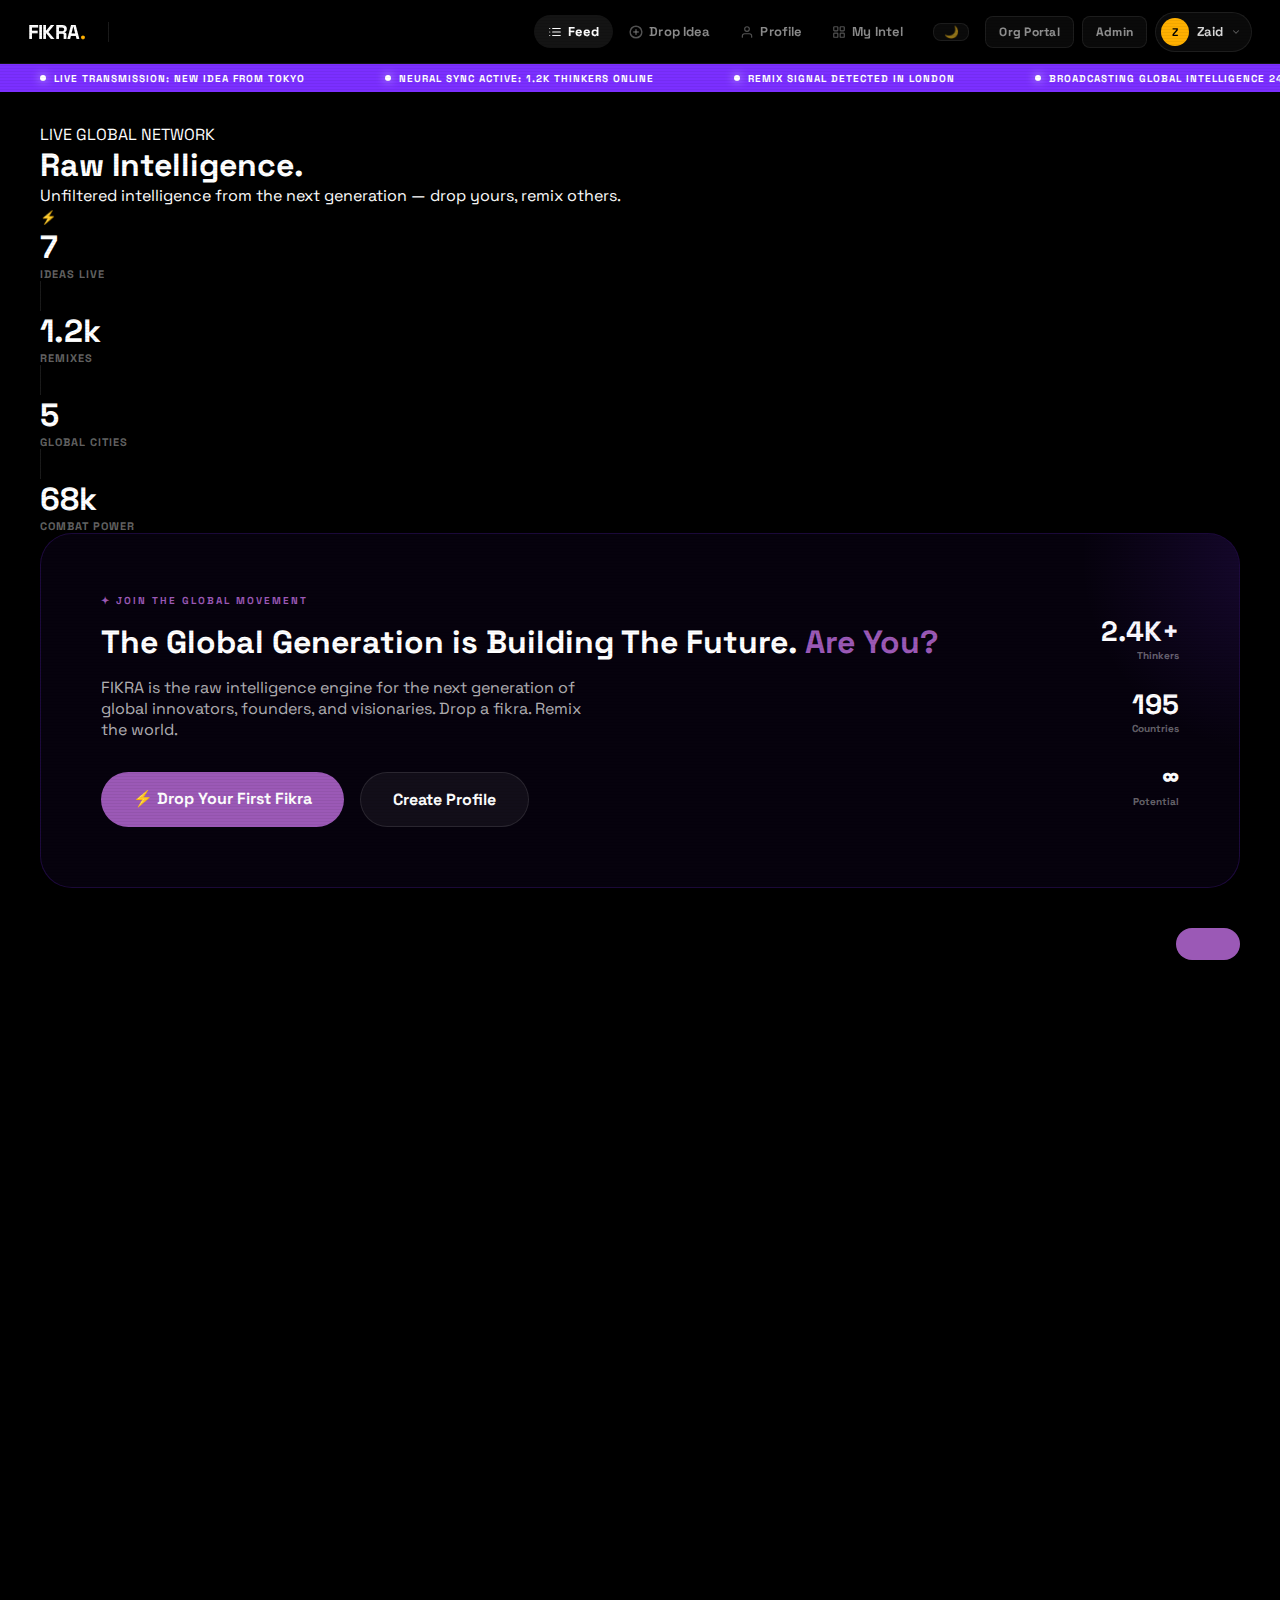
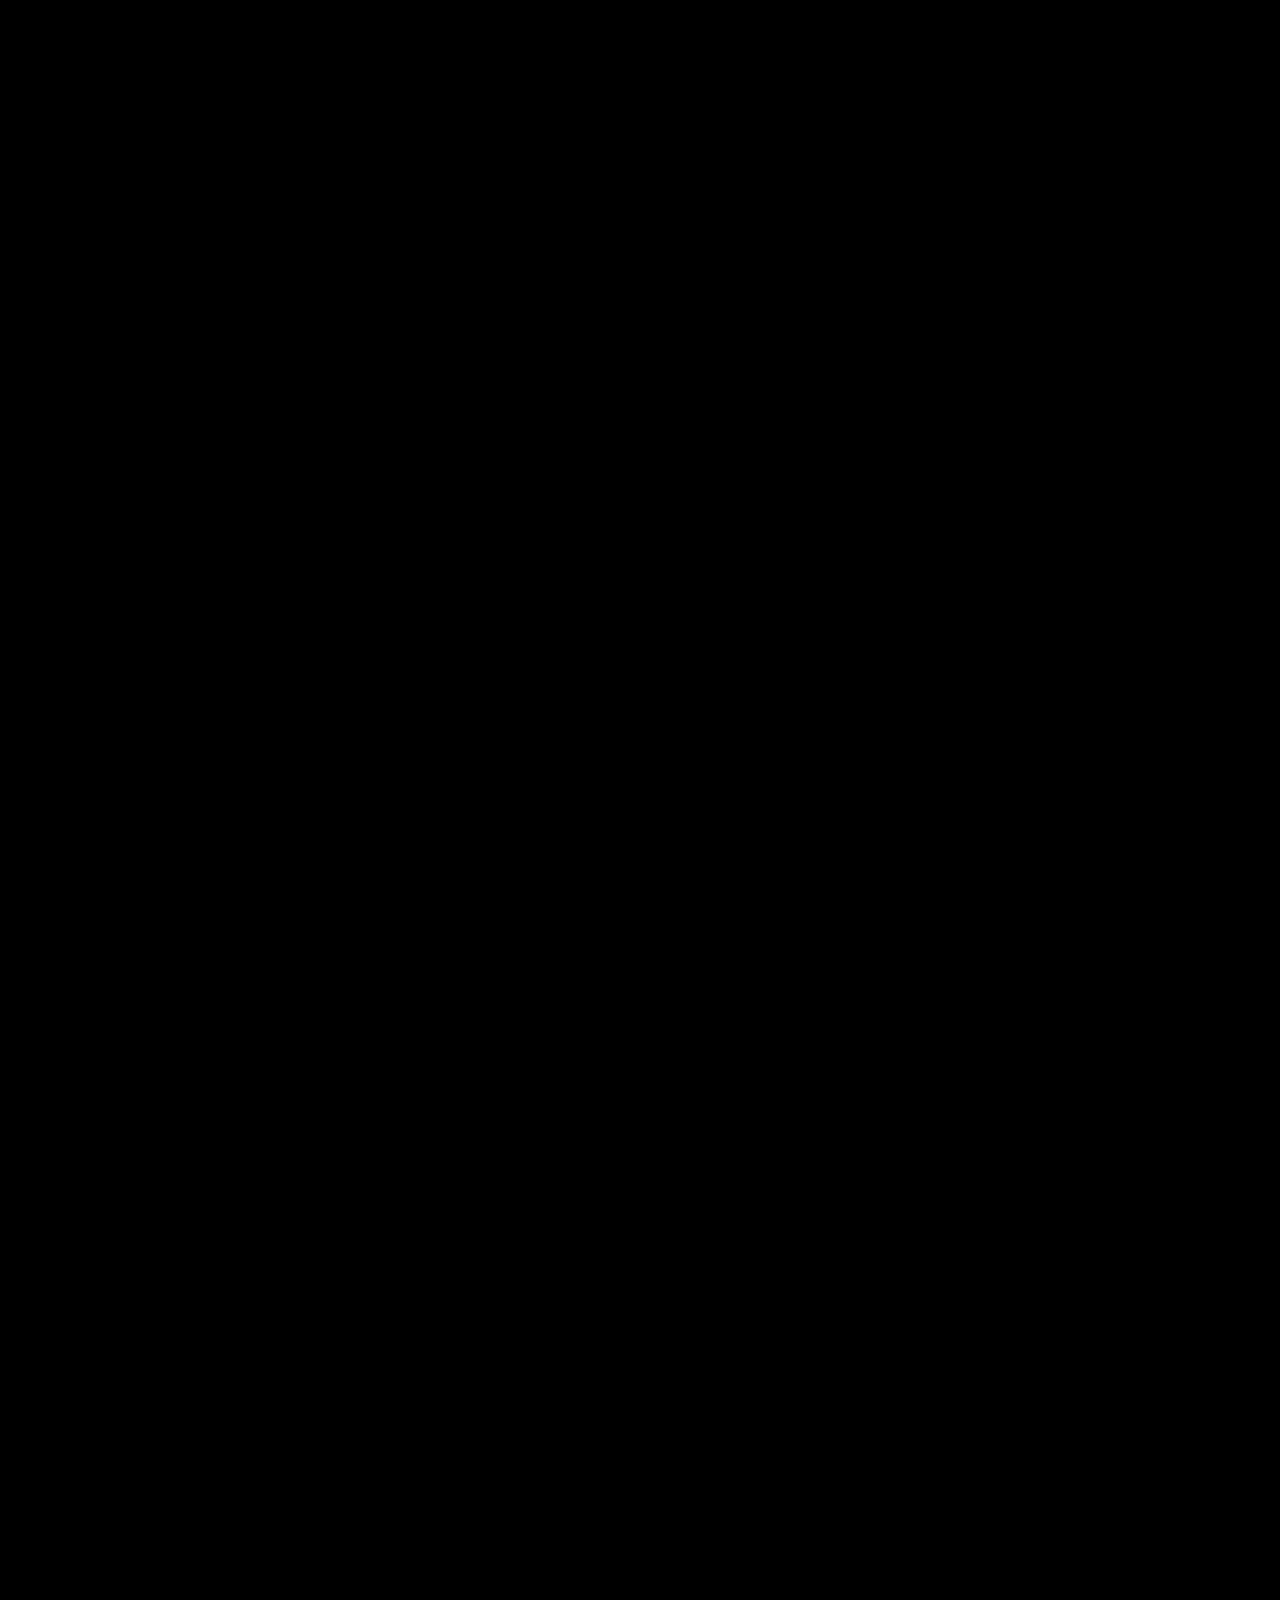
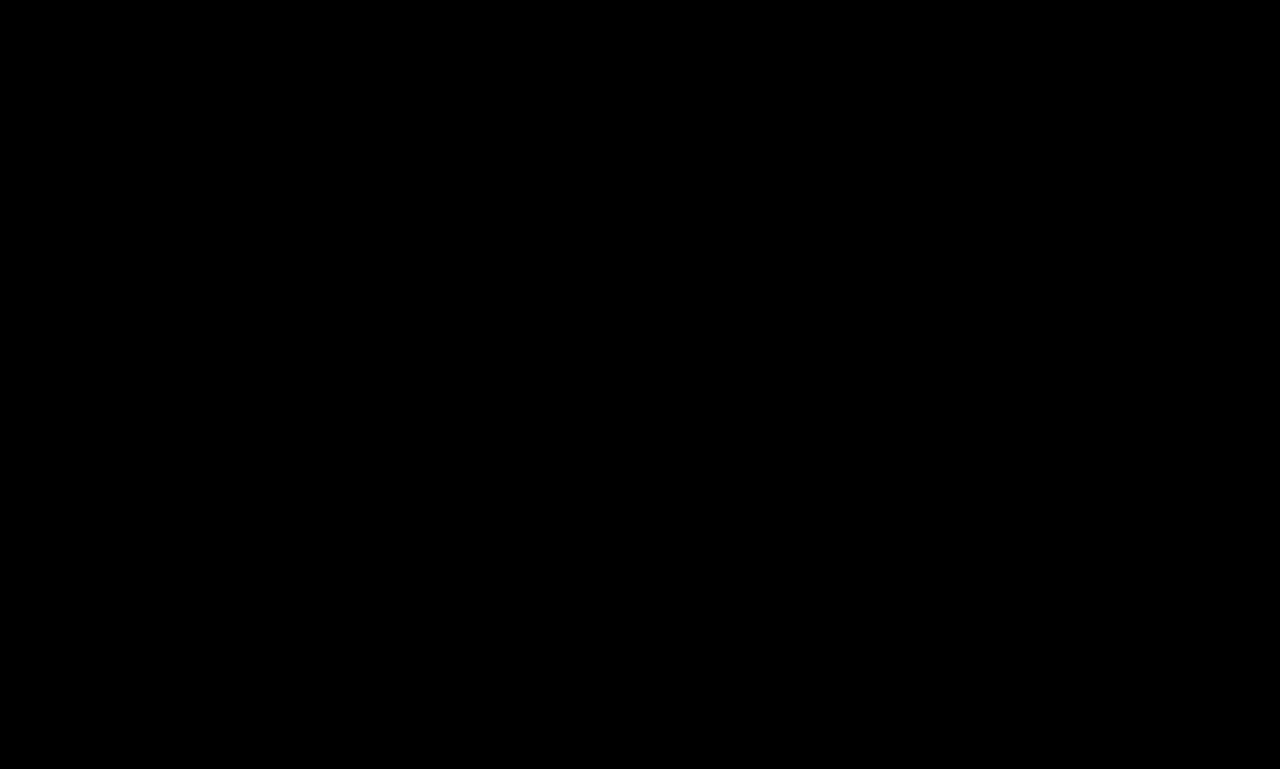
<file: index.html>
<!DOCTYPE html><html lang="en"><head><meta charset="UTF-8" /><meta name="viewport" content="width=device-width, initial-scale=1.0" /><meta name="description" content="FIKRA — A raw, unfiltered intelligence engine for the global youth generation." /><!-- Open Graph --><meta property="og:type" content="website" /><meta property="og:url" content="https://fikra.network/" /><meta property="og:title" content="FIKRA — Global Raw Ideas" /><meta property="og:description" content="Unfiltered intelligence from the next generation. Drop yours, remix others." /><meta property="og:image" content="https://fikra.network/og-image.jpg" /><!-- Twitter --><meta property="twitter:card" content="summary_large_image" /><meta property="twitter:url" content="https://fikra.network/" /><meta property="twitter:title" content="FIKRA — Global Raw Ideas" /><meta property="twitter:description" content="Unfiltered intelligence from the next generation. Drop yours, remix others." /><meta property="twitter:image" content="https://fikra.network/og-image.jpg" /><title>FIKRA — Global Raw Ideas</title><link rel="icon" href="favicon.ico" type="image/x-icon" /><link rel="stylesheet" href="style.css" /><link rel="stylesheet" href="shared-nav.css" /><link rel="stylesheet" href="tactical-dash.css" /><link rel="preconnect" href="https://fonts.googleapis.com" /><link rel="preconnect" href="https://fonts.gstatic.com" crossorigin /><link href="https://fonts.googleapis.com/css2?family=Space+Grotesk:wght@300;400;500;600;700;800&display=swap" rel="stylesheet" /></head><body class="fikra-nav-offset"><!-- Background Canvas --><canvas id="bg-canvas"></canvas><!-- Global Live Ticker --><div class="global-live-ticker"><div class="ticker-content"><span class="ticker-item"><span class="ticker-dot"></span>LIVE TRANSMISSION: NEW IDEA FROM TOKYO</span><span class="ticker-item"><span class="ticker-dot"></span>NEURAL SYNC ACTIVE: 1.2K THINKERS ONLINE</span><span class="ticker-item"><span class="ticker-dot"></span>REMIX SIGNAL DETECTED IN LONDON</span><span class="ticker-item"><span class="ticker-dot"></span>BROADCASTING GLOBAL INTELLIGENCE 24/7</span><span class="ticker-item"><span class="ticker-dot"></span>LIVE TRANSMISSION: NEW IDEA FROM NEW YORK</span></div></div><!-- ════════════════════════════════════════ UNIFIED TOP NAV ════════════════════════════════════════ --><nav class="fikra-nav"><div class="fikra-nav-inner"><!-- Logo --><a href="index.html" class="fikra-nav-logo"><span class="fikra-logo-text">FIKRA</span><span class="fikra-logo-dot">.</span></a><div class="fikra-nav-divider"></div><!-- Center Links --><div class="fikra-nav-links"><a href="index.html" class="fikra-nav-link active" id="snl-feed" title="Browse the feed"><svg width="14" height="14" viewBox="0 0 24 24" fill="none" stroke="currentColor" stroke-width="2" stroke-linecap="round" stroke-linejoin="round"><line x1="8" y1="6" x2="21" y2="6" /><line x1="8" y1="12" x2="21" y2="12" /><line x1="8" y1="18" x2="21" y2="18" /><line x1="3" y1="6" x2="3.01" y2="6" /><line x1="3" y1="12" x2="3.01" y2="12" /><line x1="3" y1="18" x2="3.01" y2="18" /></svg>Feed </a><a href="drop.html" class="fikra-nav-link" id="snl-drop" title="Drop your idea"><svg width="14" height="14" viewBox="0 0 24 24" fill="none" stroke="currentColor" stroke-width="2.5" stroke-linecap="round" stroke-linejoin="round"><circle cx="12" cy="12" r="10" /><line x1="12" y1="8" x2="12" y2="16" /><line x1="8" y1="12" x2="16" y2="12" /></svg>Drop Idea </a><a href="profile.html" class="fikra-nav-link" id="snl-profile" title="Your profile"><svg width="14" height="14" viewBox="0 0 24 24" fill="none" stroke="currentColor" stroke-width="2" stroke-linecap="round" stroke-linejoin="round"><path d="M20 21v-2a4 4 0 0 0-4-4H8a4 4 0 0 0-4 4v2" /><circle cx="12" cy="7" r="4" /></svg>Profile </a><a href="dashboard.html" class="fikra-nav-link" id="snl-dashboard" title="Your intel dashboard"><svg width="14" height="14" viewBox="0 0 24 24" fill="none" stroke="currentColor" stroke-width="2" stroke-linecap="round" stroke-linejoin="round"><rect x="3" y="3" width="7" height="7" rx="1" /><rect x="14" y="3" width="7" height="7" rx="1" /><rect x="3" y="14" width="7" height="7" rx="1" /><rect x="14" y="14" width="7" height="7" rx="1" /></svg>My Intel </a></div><!-- Right Controls --><div class="fikra-nav-right"><button id="theme-toggle" class="fikra-nav-btn" onclick="toggleTheme()" style="margin-right:8px; width:36px; padding:0; justify-content:center;" title="Toggle Mode">🌙</button><a href="org-dashboard.html" class="fikra-nav-btn org-btn" title="Open Organization Dashboard">Org Portal</a><a href="admin-dashboard.html" class="fikra-nav-btn admin-btn" title="Open Admin Panel">Admin</a><a href="profile.html" class="fikra-nav-profile" id="site-profile-btn" title="Go to your profile"><div class="fikra-nav-avatar" id="site-avatar-icon">Z</div><span class="fikra-nav-profile-name" id="site-profile-name">Zaid</span><svg class="fikra-nav-chevron" width="10" height="10" viewBox="0 0 24 24" fill="none" stroke="currentColor" stroke-width="2.5" stroke-linecap="round" stroke-linejoin="round"><polyline points="6 9 12 15 18 9" /></svg></a></div></div></nav><!-- ════════════════════════════════════════ APP CONTAINER ════════════════════════════════════════ --><div id="app" class="app-container site-layout"><div class="site-main-content"><!-- ════════════════════════════════════════ FEED SCREEN ════════════════════════════════════════ --><main id="feed-screen" class="screen active site-screen"><div class="feed-hero"><div class="feed-hero-left"><div class="feed-hero-eyebrow"><span class="pulse-dot"></span>LIVE GLOBAL NETWORK</div><h1 class="feed-hero-title">Raw Intelligence<span class="hero-title-dot">.</span></h1><p class="feed-hero-sub">Unfiltered intelligence from the next generation &mdash;
drop yours,
remix others.</p></div><div class="feed-hero-right"><button id="hero-drop-btn" class="hero-drop-btn" aria-label="Drop your Fikra"><span class="hero-drop-icon">⚡</span>DROP YOUR FIKRA </button></div></div><!-- Stats Row --><div class="feed-stats-row"><div class="feed-stat"><span class="feed-stat-val" id="stat-ideas">0</span><span class="feed-stat-label">Ideas Live</span></div><div class="feed-stat-sep"></div><div class="feed-stat"><span class="feed-stat-val" id="stat-remixes">0</span><span class="feed-stat-label">Remixes</span></div><div class="feed-stat-sep"></div><div class="feed-stat"><span class="feed-stat-val" id="stat-cities">0</span><span class="feed-stat-label">Global Cities</span></div><div class="feed-stat-sep"></div><div class="feed-stat"><span class="feed-stat-val live-energy-val" id="stat-energy">0</span><span class="feed-stat-label">COMBAT POWER</span></div></div><!-- Recruitment Banner --><div class="recruit-banner" id="recruit-banner"><div class="rb-glow"></div><div class="rb-content"><div class="rb-badge">✦ JOIN THE GLOBAL MOVEMENT</div><h2 class="rb-headline">The Global Generation is Building The Future. <span class="rb-highlight">Are You?</span></h2><p class="rb-sub">FIKRA is the raw intelligence engine for the next generation of global innovators,
founders,
and visionaries. Drop a fikra. Remix the world.</p><div class="rb-actions"><a href="drop.html" class="rb-cta-primary">⚡ Drop Your First Fikra</a><a href="profile.html" class="rb-cta-secondary">Create Profile</a></div></div><div class="rb-stats"><div class="rb-stat"><span class="rb-stat-num">2.4K+</span><span class="rb-stat-lbl">Thinkers</span></div><div class="rb-stat"><span class="rb-stat-num">195</span><span class="rb-stat-lbl">Countries</span></div><div class="rb-stat"><span class="rb-stat-num">∞</span><span class="rb-stat-lbl">Potential</span></div></div></div><!-- Filter Bar --><div class="filter-bar" id="filter-bar" role="tablist" aria-label="Filter ideas by tag"><button class="filter-chip active" data-filter="all" role="tab" aria-selected="true">All Ideas</button><button class="filter-chip" data-filter="Tech" role="tab">Tech</button><button class="filter-chip" data-filter="Future" role="tab">Future</button><button class="filter-chip" data-filter="Business" role="tab">Business</button><button class="filter-chip" data-filter="Culture" role="tab">Culture</button><button class="filter-chip" data-filter="Wellness" role="tab">Wellness</button><button class="filter-chip" data-filter="Education" role="tab">Education</button><button class="filter-chip" data-filter="Community" role="tab">Community</button></div><!-- Ideas Grid --><div id="ideas-container" class="ideas-list site-ideas-grid"></div></main></div></div><!-- ════════════════════════════════════════ SUCCESS OVERLAY ════════════════════════════════════════ --><div id="success-overlay" class="success-overlay"><div class="so-content"><div class="so-icon">✅</div><h2>MISSION SUCCESSFUL</h2><p>SIGNAL BROADCAST ESTABLISHED. NEURAL SYNC COMPLETE.</p><button id="back-to-feed-btn" class="so-btn">RETURN TO COMMAND</button></div></div><!-- Toast --><div id="toast" class="toast"></div><script src="app.js"></script></body></html>
</file>
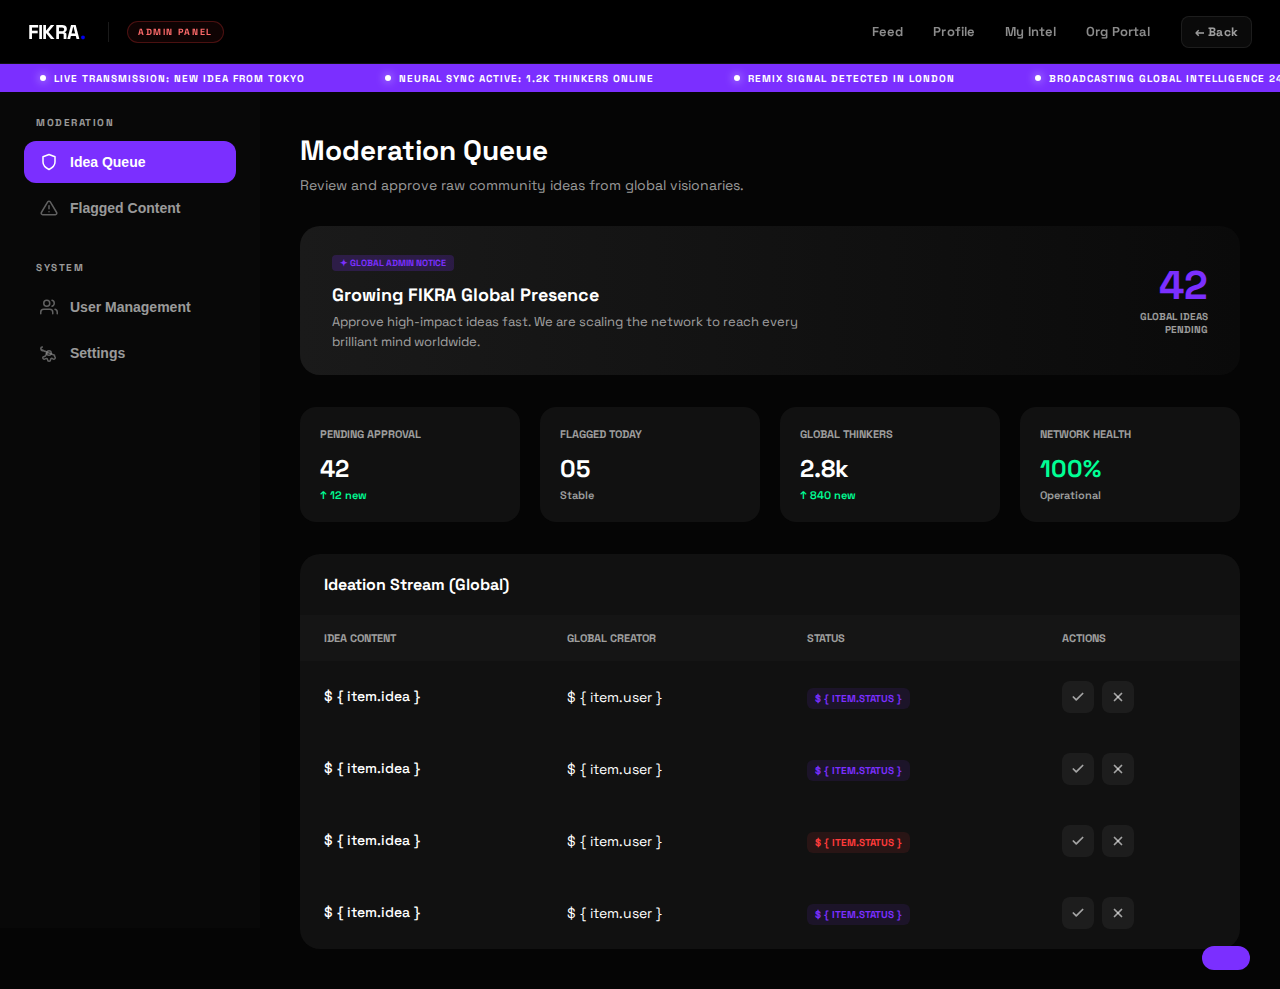
<file: admin-dashboard.html>
<!DOCTYPE html><html lang="en"><head><meta charset="UTF-8" /><meta name="viewport" content="width=device-width, initial-scale=1.0" /><meta name="description" content="FIKRA Admin — Global moderation and system controls." /><title>FIKRA — Global Admin Dashboard</title><link rel="icon" href="favicon.ico" type="image/x-icon" /><link rel="stylesheet" href="shared-nav.css" /><link rel="preconnect" href="https://fonts.googleapis.com" /><link rel="preconnect" href="https://fonts.gstatic.com" crossorigin /><link href="https://fonts.googleapis.com/css2?family=Space+Grotesk:wght@300;400;500;600;700;800&display=swap" rel="stylesheet" /><style> :root {
    --bg: #050505;
    --surface: #111;
    --border: rgba(255, 255, 255, 0.1);
    --purple: #7B2FFF;
    --green: #00FF95;
    --red: #FF3B3B;
    --text: #fff;
    --text-dim: rgba(255, 255, 255, 0.6);
    --sidebar-w: 260px;
}

* {
    box-sizing: border-box;
}

body {
    margin: 0;
    font-family: 'Space Grotesk', sans-serif;
    background: var(--bg);
    color: var(--text);
    overflow-x: hidden;
}

.admin-layout {
    display: flex;
    min-height: calc(100vh - 64px);
}

/* -- Sidebar -- */
.sidebar {
    width: var(--sidebar-w);
    border-right: var(--border);
    padding: 24px;
    background: #080808;
    position: sticky;
    top: 64px;
    height: calc(100vh - 64px);
}

.nav-group {
    margin-bottom: 32px;
}

.nav-label {
    font-size: 10px;
    font-weight: 800;
    text-transform: uppercase;
    letter-spacing: 1.5px;
    color: var(--text-dim);
    margin-bottom: 12px;
    padding-left: 12px;
}

.nav-item {
    width: 100%;
    background: none;
    border: none;
    color: var(--text-dim);
    padding: 12px 16px;
    border-radius: 12px;
    text-align: left;
    font-size: 14px;
    font-weight: 600;
    cursor: pointer;
    display: flex;
    align-items: center;
    gap: 12px;
    transition: 0.2s;
    margin-bottom: 4px;
}

.nav-item svg {
    width: 18px;
    height: 18px;
    opacity: 0.6;
}

.nav-item:hover {
    background: rgba(255, 255, 255, 0.05);
    color: #fff;
}

.nav-item.active {
    background: var(--purple);
    color: #fff;
}

.nav-item.active svg {
    opacity: 1;
}

/* -- Main -- */
.main {
    flex: 1;
    padding: 40px;
    max-width: 1200px;
}

.header-row {
    margin-bottom: 32px;
}

.h-title h1 {
    font-size: 28px;
    font-weight: 800;
    margin: 0 0 8px 0;
}

.h-title p {
    color: var(--text-dim);
    margin: 0;
    font-size: 14px;
}

/* -- Admin Banner -- */
.admin-banner {
    background: linear-gradient(90deg, #1a1a1a 0%, #0a0a0a 100%);
    border: var(--border);
    border-radius: 20px;
    padding: 24px 32px;
    margin-bottom: 32px;
    display: flex;
    align-items: center;
    justify-content: space-between;
    position: relative;
    overflow: hidden;
}

.ab-badge {
    display: inline-block;
    background: rgba(123, 47, 255, 0.2);
    color: var(--purple);
    font-size: 9px;
    font-weight: 900;
    padding: 2px 8px;
    border-radius: 4px;
    margin-bottom: 12px;
}

.ab-title {
    font-size: 18px;
    font-weight: 800;
    margin-bottom: 6px;
}

.ab-sub {
    font-size: 13px;
    color: var(--text-dim);
    margin: 0;
    max-width: 500px;
    line-height: 1.5;
}

.ab-stat {
    text-align: right;
}

.ab-stat-num {
    font-size: 40px;
    font-weight: 900;
    color: var(--purple);
    line-height: 1;
}

.ab-stat-lbl {
    font-size: 10px;
    font-weight: 700;
    color: var(--text-dim);
    text-transform: uppercase;
    margin-top: 4px;
}

/* -- Stats Grid -- */
.stat-row {
    display: grid;
    grid-template-columns: repeat(4, 1fr);
    gap: 20px;
    margin-bottom: 32px;
}

.stat-card {
    background: var(--surface);
    border: var(--border);
    border-radius: 16px;
    padding: 20px;
}

.sc-label {
    font-size: 11px;
    font-weight: 700;
    color: var(--text-dim);
    text-transform: uppercase;
    margin-bottom: 12px;
}

.sc-val {
    font-size: 24px;
    font-weight: 800;
    margin-bottom: 4px;
}

.sc-trend {
    font-size: 11px;
    font-weight: 600;
    color: var(--text-dim);
}

.sc-trend.up {
    color: var(--green);
}

/* -- Table -- */
.table-container {
    background: var(--surface);
    border: var(--border);
    border-radius: 20px;
    overflow: hidden;
}

.c-head {
    padding: 20px 24px;
    border-bottom: var(--border);
}

.c-title {
    font-size: 16px;
    font-weight: 800;
}

.tbl {
    width: 100%;
    border-collapse: collapse;
    text-align: left;
}

.tbl th {
    padding: 16px 24px;
    font-size: 11px;
    font-weight: 800;
    text-transform: uppercase;
    color: var(--text-dim);
    background: rgba(255, 255, 255, 0.02);
}

.tbl td {
    padding: 20px 24px;
    font-size: 14px;
    border-bottom: var(--border);
}

.idea-txt {
    font-weight: 500;
    display: block;
    max-width: 400px;
    line-height: 1.4;
}

.badge {
    font-size: 10px;
    font-weight: 800;
    padding: 4px 8px;
    border-radius: 6px;
    text-transform: uppercase;
}

.badge.pending {
    background: rgba(123, 47, 255, 0.1);
    color: var(--purple);
}

.badge.flagged {
    background: rgba(255, 59, 59, 0.1);
    color: var(--red);
}

.actions {
    display: flex;
    gap: 8px;
}

.btn-icon {
    width: 32px;
    height: 32px;
    border-radius: 8px;
    border: var(--border);
    background: rgba(255, 255, 255, 0.05);
    color: var(--text-dim);
    cursor: pointer;
    display: flex;
    align-items: center;
    justify-content: center;
    transition: 0.2s;
}

.btn-icon:hover {
    background: rgba(255, 255, 255, 0.1);
    color: #fff;
}

.btn-icon.approve:hover {
    background: rgba(0, 255, 149, 0.1);
    color: var(--green);
    border-color: rgba(0, 255, 149, 0.3);
}

.btn-icon.reject:hover {
    background: rgba(255, 59, 59, 0.1);
    color: var(--red);
    border-color: rgba(255, 59, 59, 0.3);
}

/* -- Toast -- */
.toast {
    position: fixed;
    bottom: 30px;
    right: 30px;
    background: var(--purple);
    color: #fff;
    padding: 12px 24px;
    border-radius: 99px;
    font-size: 14px;
    font-weight: 600;
    transform: translateY(100px);
    transition: 0.3s;
    z-index: 10000;
    pointer-events: none;
}

.toast.show {
    transform: translateY(0);
}

</style></head><body class="fikra-nav-offset"><!-- Global Live Ticker --><div class="global-live-ticker"><div class="ticker-content"><span class="ticker-item"><span class="ticker-dot"></span>LIVE TRANSMISSION: NEW IDEA FROM TOKYO</span><span class="ticker-item"><span class="ticker-dot"></span>NEURAL SYNC ACTIVE: 1.2K THINKERS ONLINE</span><span class="ticker-item"><span class="ticker-dot"></span>REMIX SIGNAL DETECTED IN LONDON</span><span class="ticker-item"><span class="ticker-dot"></span>BROADCASTING GLOBAL INTELLIGENCE 24/7</span><span class="ticker-item"><span class="ticker-dot"></span>LIVE TRANSMISSION: NEW IDEA FROM NEW YORK</span></div></div><nav class="fikra-nav"><div class="fikra-nav-inner"><a href="index.html" class="fikra-nav-logo"><span class="fikra-logo-text">FIKRA</span><span class="fikra-logo-dot">.</span></a><div class="fikra-nav-divider"></div><div class="fikra-nav-badge admin">Admin Panel</div><div class="fikra-nav-links"><a href="index.html" class="fikra-nav-link" id="snl-feed">Feed</a><a href="profile.html" class="fikra-nav-link" id="snl-profile">Profile</a><a href="dashboard.html" class="fikra-nav-link" id="snl-dashboard">My Intel</a><a href="org-dashboard.html" class="fikra-nav-link">Org Portal</a></div><div class="fikra-nav-right"><a href="index.html" class="fikra-nav-btn back-btn">← Back</a></div></div></nav><div class="admin-layout"><aside class="sidebar"><div class="nav-group"><div class="nav-label">Moderation</div><button class="nav-item active" id="nav-queue" onclick="showSection('queue', this)"><svg viewBox="0 0 24 24" fill="none" stroke="currentColor" stroke-width="2" stroke-linecap="round" stroke-linejoin="round"><path d="M12 22s8-4 8-10V5l-8-3-8 3v7c0 6 8 10 8 10z" /></svg>Idea Queue </button><button class="nav-item" id="nav-flagged" onclick="showSection('flagged', this)"><svg viewBox="0 0 24 24" fill="none" stroke="currentColor" stroke-width="2" stroke-linecap="round" stroke-linejoin="round"><path d="M10.29 3.86L1.82 18a2 2 0 0 0 1.71 3h16.94a2 2 0 0 0 1.71-3L13.71 3.86a2 2 0 0 0-3.42 0z" /><line x1="12" y1="9" x2="12" y2="13" /><line x1="12" y1="17" x2="12.01" y2="17" /></svg>Flagged Content </button></div><div class="nav-group"><div class="nav-label">System</div><button class="nav-item" id="nav-users" onclick="showSection('users', this)"><svg viewBox="0 0 24 24" fill="none" stroke="currentColor" stroke-width="2" stroke-linecap="round" stroke-linejoin="round"><path d="M17 21v-2a4 4 0 0 0-4-4H5a4 4 0 0 0-4 4v2" /><circle cx="9" cy="7" r="4" /><path d="M23 21v-2a4 4 0 0 0-3-3.87" /><path d="M16 3.13a4 4 0 0 1 0 7.75" /></svg>User Management </button><button class="nav-item" id="nav-settings" onclick="showSection('settings', this)"><svg viewBox="0 0 24 24" fill="none" stroke="currentColor" stroke-width="2" stroke-linecap="round" stroke-linejoin="round"><circle cx="12" cy="12" r="3" /><path d="M19.4 15a1.65 1.65 0 0 0 .33 1.82l.06.06a2 2 0 0 1 0 2.83 2 2 0 0 1-2.83 0l-.06-.06a1.65 1.65 0 0 0-1.82-.33 1.65 1.65 0 0 0-1 1.51V21a2 2 0 0 1-2 2 2 2 0 0 1-2-2v-.09A1.65 1.65 0 0 0 9 19.4a1.65 1.65 0 0 0-1.82.33l-.06.06a2 2 0 0 1-2.83 0 2 2 0 0 1 0-2.83l.06-.06A1.65 1.65 0 0 0 4.6 9a1.65 1.65 0 0 0-1.51-1H3a2 2 0 0 1-2-2 2 2 0 0 1 2-2h.09A1.65 1.65 0 0 0 4.6 9z" /></svg>Settings </button></div></aside><main class="main"><div class="header-row"><div class="h-title"><h1 id="section-title">Moderation Queue</h1><p id="section-sub">Review and approve raw community ideas from global visionaries.</p></div></div><div id="panel-queue" class="admin-panel" style="display: block;"><div class="admin-banner"><div><span class="ab-badge">✦ GLOBAL ADMIN NOTICE</span><div class="ab-title">Growing FIKRA Global Presence</div><p class="ab-sub">Approve high-impact ideas fast. We are scaling the network to reach every brilliant mind worldwide.</p></div><div class="ab-stat"><div class="ab-stat-num" id="pending-count">42</div><div class="ab-stat-lbl">Global Ideas<br>Pending</div></div></div><div class="stat-row"><div class="stat-card"><div class="sc-label">Pending Approval</div><div class="sc-val">42</div><div class="sc-trend up">↑ 12 new</div></div><div class="stat-card"><div class="sc-label">Flagged Today</div><div class="sc-val">05</div><div class="sc-trend">Stable</div></div><div class="stat-card"><div class="sc-label">Global Thinkers</div><div class="sc-val">2.8k</div><div class="sc-trend up">↑ 840 new</div></div><div class="stat-card"><div class="sc-label">Network Health</div><div class="sc-val" style="color:var(--green)">100%</div><div class="sc-trend">Operational</div></div></div><div class="table-container"><div class="c-head"><div class="c-title">Ideation Stream (Global)</div></div><table class="tbl"><thead><tr><th>Idea Content</th><th>Global Creator</th><th>Status</th><th>Actions</th></tr></thead><tbody id="mod-queue"></tbody></table></div></div><div id="panel-flagged" class="admin-panel" style="display: none;"><div class="stat-card" style="text-align: center; padding: 60px;"><div style="font-size: 40px; margin-bottom: 20px;">🚩</div><h2>No Flagged Content</h2><p style="color: var(--text-dim)">The global community is currently behaving. 0 active flags.</p></div></div><div id="panel-users" class="admin-panel" style="display: none;"><div class="stat-card" style="text-align: center; padding: 60px;"><div style="font-size: 40px; margin-bottom: 20px;">👥</div><h2>2.8k Global Thinkers</h2><p style="color: var(--text-dim)">User management sync active. Data flowing seamlessly.</p></div></div><div id="panel-settings" class="admin-panel" style="display: none;"><div style="display: grid; gap: 24px;"><div class="stat-card"><h3 style="margin-top:0; margin-bottom: 16px;">Global AI Moderation</h3><p style="color: var(--text-dim); margin-bottom: 20px; font-size: 14px;">Automatically flag and quarantine ideas that violate the universal Fikra protocol.</p><button style="background: var(--purple); color: white; border: none; padding: 10px 20px; border-radius: 8px; font-weight: 600; cursor: pointer; transition: 0.2s;" onmouseover="this.style.opacity=0.8" onmouseout="this.style.opacity=1">Configure Node Rules →</button></div><div class="stat-card"><h3 style="margin-top:0; margin-bottom: 16px;">System Cache</h3><p style="color: var(--text-dim); margin-bottom: 20px; font-size: 14px;">Flush the edge CDN cache across all global regions to force UI updates.</p><button style="background: transparent; color: var(--red); border: 1px solid var(--red); padding: 10px 20px; border-radius: 8px; font-weight: 600; cursor: pointer; transition: 0.2s;" onmouseover="this.style.background='rgba(255, 59, 59, 0.1)'" onmouseout="this.style.background='transparent'">Purge Cache ⚠️</button></div><div class="stat-card"><h3 style="margin-top:0; margin-bottom: 16px;">Export System Logs</h3><p style="color: var(--text-dim); margin-bottom: 20px; font-size: 14px;">Download 256-bit encrypted system logs for the past 24 hours.</p><button style="background: rgba(255,255,255,0.1); color: white; border: none; padding: 10px 20px; border-radius: 8px; font-weight: 600; cursor: pointer; transition: 0.2s;" onmouseover="this.style.background='rgba(255,255,255,0.2)'" onmouseout="this.style.background='rgba(255,255,255,0.1)'">Download .log</button></div></div></div></main></div><div class="toast" id="toast"></div><script>const QUEUE=[ {
    id: 1, idea: "Build a youth entrepreneurship hub in rural towns", user: "@alex_c", status: "pending"
}

,
{
id: 2, idea: "Peer-mentorship app for high schoolers", user: "@musa_i", status: "pending"
}

,
{
id: 3, idea: "Mental health playlists for global commuters", user: "@freq_mind", status: "flagged"
}

,
{
id: 4, idea: "Decentralized logistics for farmers worldwide", user: "@farm_chain", status: "pending"
}

];

function renderQueue() {
    const tbody=document.getElementById('mod-queue');

    tbody.innerHTML=QUEUE.map(item=> ` <tr> <td><span class="idea-txt" >$ {
            item.idea
        }

        </span></td> <td>$ {
            item.user
        }

        </td> <td><span class="badge ${item.status}" >$ {
            item.status
        }

        </span></td> <td> <div class="actions" > <button class="btn-icon approve" onclick="process('${item.id}', 'approved')" title="Approve" > <svg width="14" height="14" viewBox="0 0 24 24" fill="none" stroke="currentColor" stroke-width="3" stroke-linecap="round" stroke-linejoin="round" ><polyline points="20 6 9 17 4 12" ></polyline></svg> </button> <button class="btn-icon reject" onclick="process('${item.id}', 'rejected')" title="Reject" > <svg width="14" height="14" viewBox="0 0 24 24" fill="none" stroke="currentColor" stroke-width="3" stroke-linecap="round" stroke-linejoin="round" ><line x1="18" y1="6" x2="6" y2="18" ></line><line x1="6" y1="6" x2="18" y2="18" ></line></svg> </button> </div> </td> </tr> `).join('');
}

function process(id, action) {
    const toast=document.getElementById('toast');
    toast.innerText=action==='approved' ? 'Idea approved ✓': 'Idea rejected ✕';
    toast.classList.add('show');
    setTimeout(()=> toast.classList.remove('show'), 3000);
}

const SECTIONS= {
    'queue': ['Moderation Queue', 'Review and approve raw community ideas from global visionaries.'],
        'flagged': ['Flagged Content', 'Review content flagged by the global community.'],
        'users': ['User Management', 'Manage global platform users and permissions.'],
        'settings': ['System Settings', 'Configure global platform settings and controls.']
}

;

function showSection(sectionId, el) {
    document.querySelectorAll('.nav-item').forEach(n=> n.classList.remove('active'));
    if (el) el.classList.add('active');

    document.querySelectorAll('.admin-panel').forEach(p=> p.style.display='none');
    const targetPanel=document.getElementById('panel-' + sectionId);
    if (targetPanel) targetPanel.style.display='block';

    const info=SECTIONS[sectionId] || ['Admin Panel',
    ''];
    document.getElementById('section-title').textContent=info[0];
    document.getElementById('section-sub').textContent=info[1];

    const toast=document.getElementById('toast');
    toast.innerText=info[0];
    toast.classList.add('show');
    setTimeout(()=> toast.classList.remove('show'), 2000);
}

renderQueue();
</script></body></html>
</file>
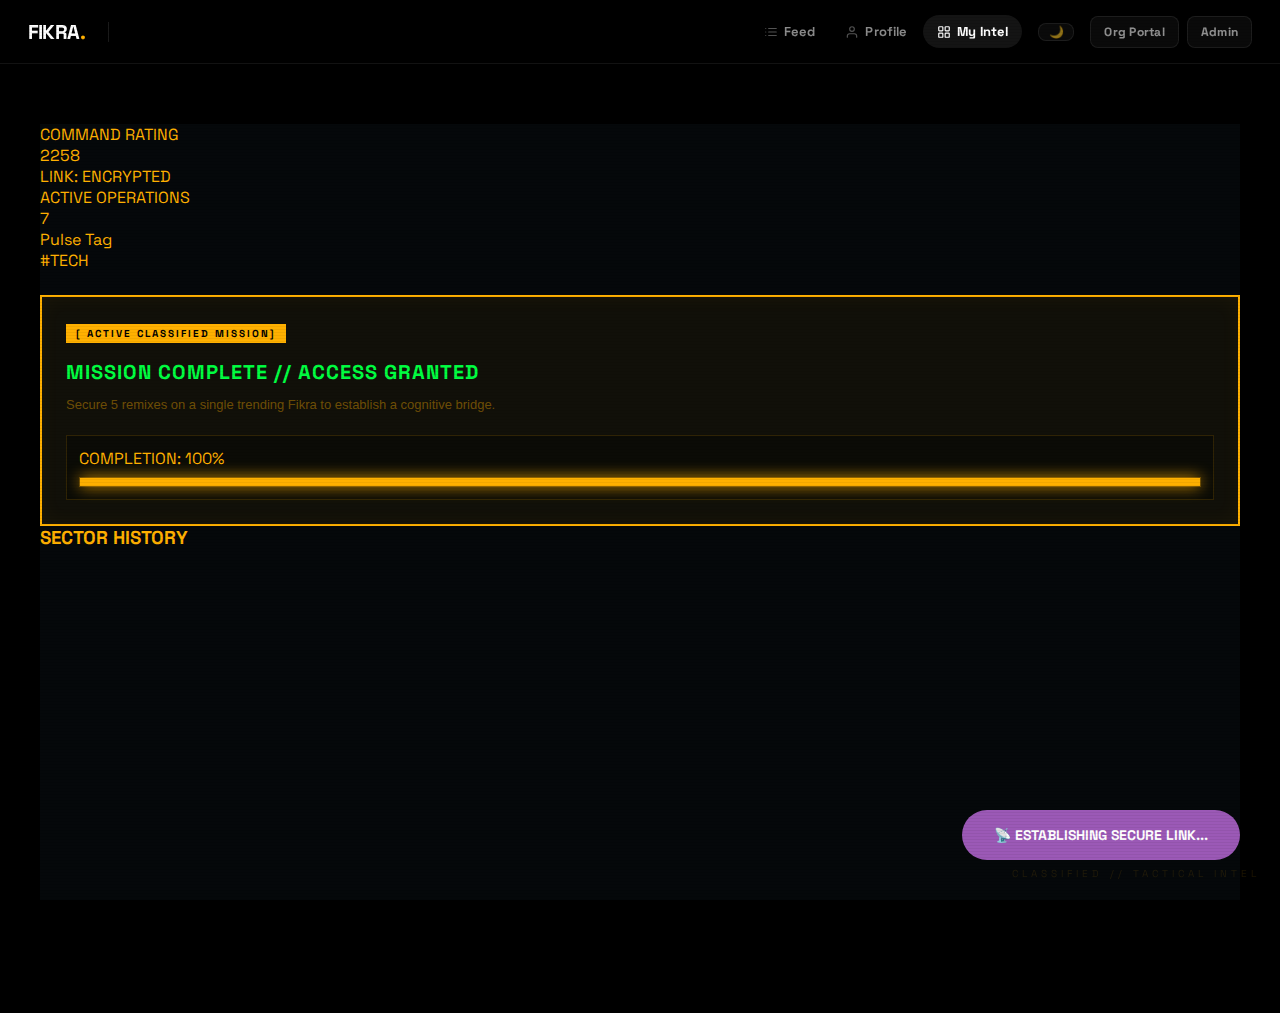
<file: dashboard.html>
<!doctype html>
<html lang="en">
  <head>
    <meta charset="UTF-8" />
    <meta name="viewport" content="width=device-width, initial-scale=1.0" />
    <meta name="description" content="FIKRA — Your Intel Dashboard." />
    <title>FIKRA — My Intel</title>
    <link rel="icon" href="favicon.ico" type="image/x-icon" />
    <link rel="stylesheet" href="style.css" />
    <link rel="stylesheet" href="shared-nav.css" />
    <link rel="stylesheet" href="tactical-dash.css" />
    <link rel="preconnect" href="https://fonts.googleapis.com" />
    <link rel="preconnect" href="https://fonts.gstatic.com" crossorigin />
    <link
      href="https://fonts.googleapis.com/css2?family=Space+Grotesk:wght@300;400;500;600;700;800&display=swap"
      rel="stylesheet"
    />
  </head>
  <body class="fikra-nav-offset">
    <canvas id="bg-canvas"></canvas>
    <nav class="fikra-nav">
      <div class="fikra-nav-inner">
        <a href="index.html" class="fikra-nav-logo"
          ><span class="fikra-logo-text">FIKRA</span
          ><span class="fikra-logo-dot">.</span></a
        >
        <div class="fikra-nav-divider"></div>
        <div class="fikra-nav-links">
          <a href="index.html" class="fikra-nav-link" id="snl-feed"
            ><svg
              width="14"
              height="14"
              viewBox="0 0 24 24"
              fill="none"
              stroke="currentColor"
              stroke-width="2"
              stroke-linecap="round"
              stroke-linejoin="round"
            >
              <line x1="8" y1="6" x2="21" y2="6" />
              <line x1="8" y1="12" x2="21" y2="12" />
              <line x1="8" y1="18" x2="21" y2="18" />
              <line x1="3" y1="6" x2="3.01" y2="6" />
              <line x1="3" y1="12" x2="3.01" y2="12" />
              <line x1="3" y1="18" x2="3.01" y2="18" /></svg
            >Feed </a
          ><a href="profile.html" class="fikra-nav-link" id="snl-profile"
            ><svg
              width="14"
              height="14"
              viewBox="0 0 24 24"
              fill="none"
              stroke="currentColor"
              stroke-width="2"
              stroke-linecap="round"
              stroke-linejoin="round"
            >
              <path d="M20 21v-2a4 4 0 0 0-4-4H8a4 4 0 0 0-4 4v2" />
              <circle cx="12" cy="7" r="4" /></svg
            >Profile </a
          ><a
            href="dashboard.html"
            class="fikra-nav-link active"
            id="snl-dashboard"
            ><svg
              width="14"
              height="14"
              viewBox="0 0 24 24"
              fill="none"
              stroke="currentColor"
              stroke-width="2"
              stroke-linecap="round"
              stroke-linejoin="round"
            >
              <rect x="3" y="3" width="7" height="7" rx="1" />
              <rect x="14" y="3" width="7" height="7" rx="1" />
              <rect x="3" y="14" width="7" height="7" rx="1" />
              <rect x="14" y="14" width="7" height="7" rx="1" /></svg
            >My Intel
          </a>
        </div>
        <div class="fikra-nav-right">
          <button
            id="theme-toggle"
            class="fikra-nav-btn"
            onclick="toggleTheme()"
            title="Toggle Theme"
            style="
              margin-right: 8px;
              width: 36px;
              padding: 0;
              justify-content: center;
            "
          >
            🌙</button
          ><a href="org-dashboard.html" class="fikra-nav-btn org-btn"
            >Org Portal</a
          ><a href="admin-dashboard.html" class="fikra-nav-btn admin-btn"
            >Admin</a
          >
        </div>
      </div>
    </nav>
    <div id="app" class="app-container site-layout">
      <div class="site-main-content">
        <section
          id="dashboard-screen"
          class="screen site-screen dashboard-root active"
          style="opacity: 1"
        >
          <div class="tac-glitch" id="tac-glitch"></div>
          <div class="dash-hero">
            <div class="dash-hero-grid">
              <div class="dash-prime-card">
                <div class="dpc-label">COMMAND RATING</div>
                <div class="dpc-val" id="dash-impact-val">0</div>
                <div class="dpc-status ripple-status" id="current-vibe">
                  LINK: ENCRYPTED
                </div>
              </div>
              <div class="dash-mini-grid">
                <div class="dmc">
                  <div class="dmc-lbl">ACTIVE OPERATIONS</div>
                  <div class="dmc-val" id="dash-drops-val">0</div>
                </div>
                <div class="dmc">
                  <div class="dmc-lbl">Pulse Tag</div>
                  <div class="dmc-val" id="dash-top-tag">#TECH</div>
                </div>
              </div>
            </div>
          </div>
          <div class="dash-secondary-grid">
            <div class="dash-card di-mission-card">
              <div class="dmc-header">[ ACTIVE CLASSIFIED MISSION]</div>
              <div class="dmc-body">
                <h4 id="mission-title">OPERATION: NEURAL SPARK</h4>
                <p id="mission-desc">
                  Secure 5 remixes on a single trending Fikra to establish a
                  cognitive bridge.
                </p>
                <div class="dmc-progress-wrap">
                  <div class="dmc-label">
                    COMPLETION: <span id="mission-pct">0%</span>
                  </div>
                  <div class="dmc-bar">
                    <div id="mission-fill" style="width: 0%"></div>
                  </div>
                </div>
              </div>
            </div>
            <div class="dash-card">
              <h3>SECTOR HISTORY</h3>
              <div class="pulse-chart">
                <svg viewBox="0 0 200 60">
                  <path
                    id="pulse-path"
                    fill="none"
                    stroke="#8A3FFF"
                    stroke-width="2"
                  />
                  <path id="pulse-fill" fill="rgba(138,63,255,0.1)" />
                </svg>
              </div>
            </div>
            <div class="dash-card">
              <h3>SIGNAL NODES</h3>
              <div id="reach-nodes" class="reach-nodes"></div>
            </div>
            <div class="dash-card">
              <h3>COGNITIVE DENSITY</h3>
              <div class="density-meter">
                <div class="density-track">
                  <div id="density-fill" class="density-fill"></div>
                </div>
                <div id="density-val" class="density-label">
                  0 remixes / fikra
                </div>
              </div>
            </div>
          </div>
        </section>
      </div>
    </div>
    <div id="toast" class="toast"></div>
    <script src="app.js"></script>
  </body>
</html>
</file>
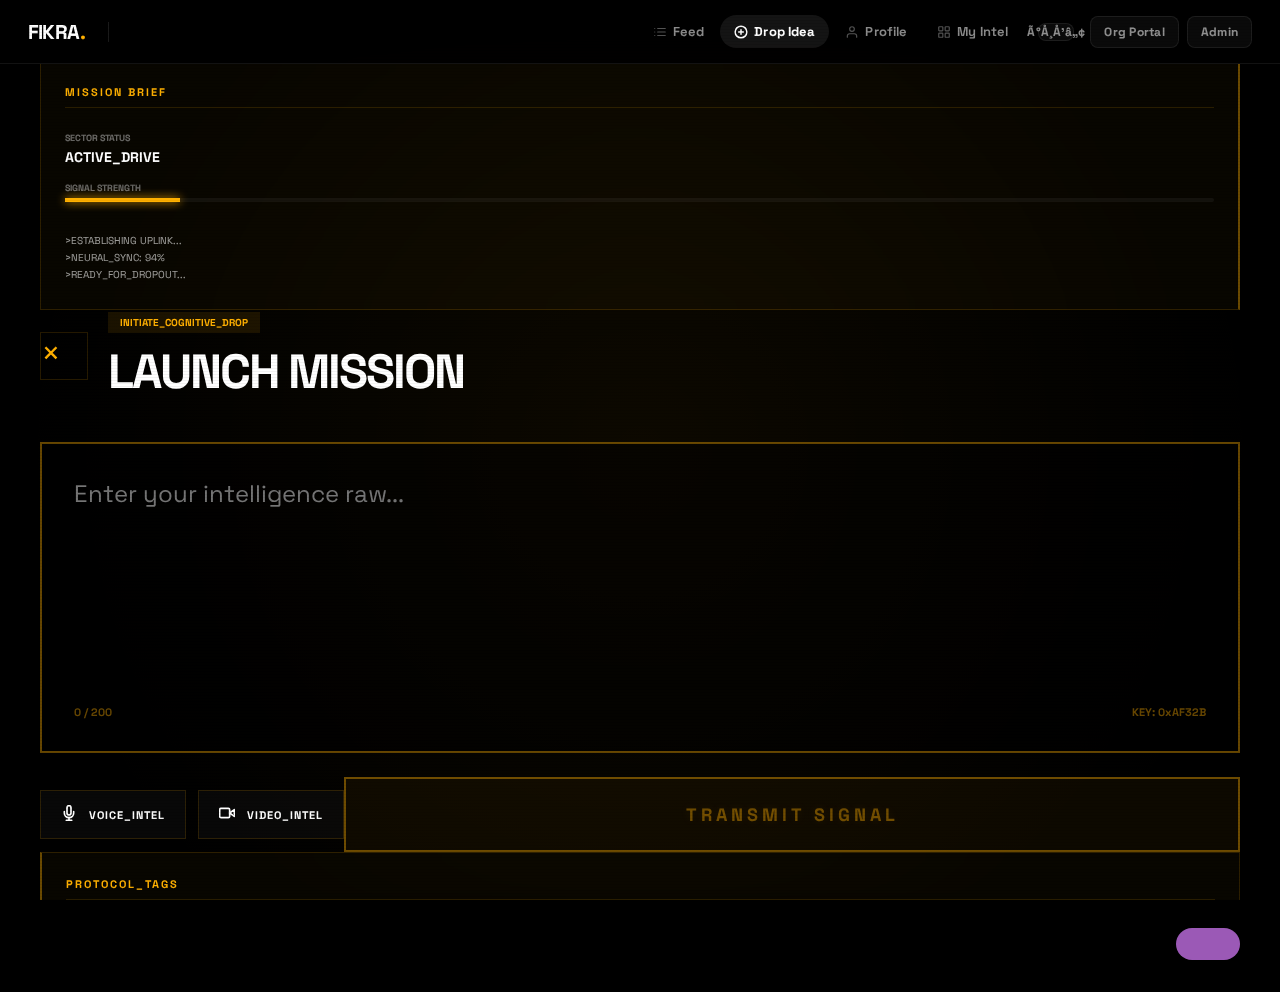
<file: drop.html>
<!DOCTYPE html>
<html lang="en">
<head>
<meta charset="UTF-8" />
<meta name="viewport" content="width=device-width, initial-scale=1.0" />
<meta name="description" content="FIKRA Ã¢â‚¬â€ Launch your mission, drop your idea." />
<title>FIKRA Ã¢â‚¬â€ Mission Launch</title>
<link rel="icon" href="favicon.ico" type="image/x-icon" />
<link rel="stylesheet" href="style.css" />
<link rel="stylesheet" href="shared-nav.css" />
<link rel="stylesheet" href="tactical-dash.css" />
<link rel="preconnect" href="https://fonts.googleapis.com" />
<link rel="preconnect" href="https://fonts.gstatic.com" crossorigin />
<link href="https://fonts.googleapis.com/css2?family=Space+Grotesk:wght@300;400;500;600;700;800&display=swap" rel="stylesheet" />
</head>
<body class="fikra-nav-offset">
<canvas id="bg-canvas">
</canvas>
<nav class="fikra-nav">
<div class="fikra-nav-inner">
<a href="index.html" class="fikra-nav-logo">
<span class="fikra-logo-text">FIKRA</span>
<span class="fikra-logo-dot">.</span>
</a>
<div class="fikra-nav-divider">
</div>
<div class="fikra-nav-links">
<a href="index.html" class="fikra-nav-link" id="snl-feed">
<svg width="14" height="14" viewBox="0 0 24 24" fill="none" stroke="currentColor" stroke-width="2" stroke-linecap="round" stroke-linejoin="round">
<line x1="8" y1="6" x2="21" y2="6" />
<line x1="8" y1="12" x2="21" y2="12" />
<line x1="8" y1="18" x2="21" y2="18" />
<line x1="3" y1="6" x2="3.01" y2="6" />
<line x1="3" y1="12" x2="3.01" y2="12" />
<line x1="3" y1="18" x2="3.01" y2="18" />
</svg>Feed </a>
<a href="drop.html" class="fikra-nav-link active" id="snl-drop">
<svg width="14" height="14" viewBox="0 0 24 24" fill="none" stroke="currentColor" stroke-width="2.5" stroke-linecap="round" stroke-linejoin="round">
<circle cx="12" cy="12" r="10" />
<line x1="12" y1="8" x2="12" y2="16" />
<line x1="8" y1="12" x2="16" y2="12" />
</svg>Drop Idea </a>
<a href="profile.html" class="fikra-nav-link" id="snl-profile">
<svg width="14" height="14" viewBox="0 0 24 24" fill="none" stroke="currentColor" stroke-width="2" stroke-linecap="round" stroke-linejoin="round">
<path d="M20 21v-2a4 4 0 0 0-4-4H8a4 4 0 0 0-4 4v2" />
<circle cx="12" cy="7" r="4" />
</svg>Profile </a>
<a href="dashboard.html" class="fikra-nav-link" id="snl-dashboard">
<svg width="14" height="14" viewBox="0 0 24 24" fill="none" stroke="currentColor" stroke-width="2" stroke-linecap="round" stroke-linejoin="round">
<rect x="3" y="3" width="7" height="7" rx="1" />
<rect x="14" y="3" width="7" height="7" rx="1" />
<rect x="3" y="14" width="7" height="7" rx="1" />
<rect x="14" y="14" width="7" height="7" rx="1" />
</svg>My Intel </a>
</div>
<div class="fikra-nav-right">
<button id="theme-toggle" class="fikra-nav-btn" onclick="toggleTheme()" style="margin-right:8px; width:36px; padding:0; justify-content:center;">Ã°Å¸Å’â„¢</button>
<a href="org-dashboard.html" class="fikra-nav-btn org-btn">Org Portal</a>
<a href="admin-dashboard.html" class="fikra-nav-btn admin-btn">Admin</a>
</div>
</div>
</nav>
<div id="app" class="app-container site-layout">
<div class="site-main-content">
<section id="drop-screen" class="screen site-screen mission-command-layout active" style="opacity: 1;">
<div class="mission-side-panel left">
<div class="ms-panel-header">MISSION BRIEF</div>
<div class="ms-intel-box">
<div class="ms-intel-label">SECTOR STATUS</div>
<div class="ms-intel-val">ACTIVE_DRIVE</div>
<div class="ms-intel-label">SIGNAL STRENGTH</div>
<div class="ms-signal-meter">
<div id="ms-signal-fill" class="ms-signal-fill" style="width: 10%">
</div>
</div>
</div>
<div class="ms-system-logs">
<div class="ms-log-entry">>ESTABLISHING UPLINK...</div>
<div class="ms-log-entry">>NEURAL_SYNC: 94%</div>
<div class="ms-log-entry">>READY_FOR_DROPOUT...</div>
</div>
</div>
<div class="mission-main">
<div class="mission-header">
<a href="index.html" class="mission-close-btn" id="close-drop-btn" aria-label="Close Mission">&times;
</a>
<div class="mission-title-wrap">
<div class="ms-prime-badge">INITIATE_COGNITIVE_DROP</div>
<h2>LAUNCH MISSION</h2>
</div>
</div>
<form id="fikra-form" class="mission-form">
<div class="mission-input-container">
<textarea id="idea-input" placeholder="Enter your intelligence raw..." maxlength="200" required>
</textarea>
<div class="mission-input-footer">
<span id="idea-char-counter" class="ms-char-counter">0 / 200</span>
<div class="ms-encryption-key">KEY: <span id="ms-key-val">0xAF32B</span>
</div>
</div>
</div>
<div class="mission-actions">
<div class="ms-media-slots">
<button type="button" class="ms-media-btn" id="voice-btn" title="Capture Voice">
<span class="ms-btn-icon">
<svg width="16" height="16" viewBox="0 0 24 24" fill="none" stroke="currentColor" stroke-width="2.5" stroke-linecap="round" stroke-linejoin="round">
<path d="M12 1a3 3 0 0 0-3 3v8a3 3 0 0 0 6 0V4a3 3 0 0 0-3-3z" />
<path d="M19 10v2a7 7 0 0 1-14 0v-2" />
<line x1="12" y1="19" x2="12" y2="23" />
<line x1="8" y1="23" x2="16" y2="23" />
</svg>
</span>
<span class="ms-btn-text">VOICE_INTEL</span>
</button>
<button type="button" class="ms-media-btn" id="video-btn" title="Capture Video">
<span class="ms-btn-icon">
<svg width="16" height="16" viewBox="0 0 24 24" fill="none" stroke="currentColor" stroke-width="2.5" stroke-linecap="round" stroke-linejoin="round">
<polygon points="23 7 16 12 23 17 23 7" />
<rect x="1" y="5" width="15" height="14" rx="2" ry="2" />
</svg>
</span>
<span class="ms-btn-text">VIDEO_INTEL</span>
</button>
</div>
<button type="submit" class="submit-btn-v3" id="submit-btn-v3" disabled>TRANSMIT SIGNAL</button>
</div>
</form>
</div>
<div class="mission-side-panel right">
<div class="ms-panel-header">PROTOCOL_TAGS</div>
<div class="ms-tag-grid">
<button type="button" class="ms-tag-opt" data-tag="Tech">TECH</button>
<button type="button" class="ms-tag-opt" data-tag="Future">FUTURE</button>
<button type="button" class="ms-tag-opt" data-tag="Business">BUSINESS</button>
<button type="button" class="ms-tag-opt" data-tag="Culture">CULTURE</button>
<button type="button" class="ms-tag-opt" data-tag="Wellness">WELLNESS</button>
<button type="button" class="ms-tag-opt" data-tag="Education">EDUCATION</button>
<button type="button" class="ms-tag-opt" data-tag="Community">COMMUNITY</button>
</div>
<div class="ms-protocol-check">
<div class="ms-panel-header" style="margin-top: 20px;">SECURITY_CHECK</div>
<div id="check-len" class="ms-check-item">_MIN_LENGTH_MET</div>
<div id="check-tag" class="ms-check-item">_PROTOCOL_ASSIGNED</div>
<div id="check-sync" class="ms-check-item">_NEURAL_SYNC_STABLE</div>
</div>
</div>
</section>
</div>
</div>
<div id="success-overlay" class="success-overlay">
<div class="so-content">
<div class="so-icon">Ã¢Å“â€¦</div>
<h2>MISSION SUCCESSFUL</h2>
<p>SIGNAL BROADCAST ESTABLISHED. NEURAL SYNC COMPLETE.</p>
<button id="back-to-feed-btn" class="so-btn" onclick="window.location.href='index.html'">RETURN TO COMMAND</button>
</div>
</div>
<div id="toast" class="toast">
</div>
<script src="app.js">
</script>
</body>
</html>
</file>
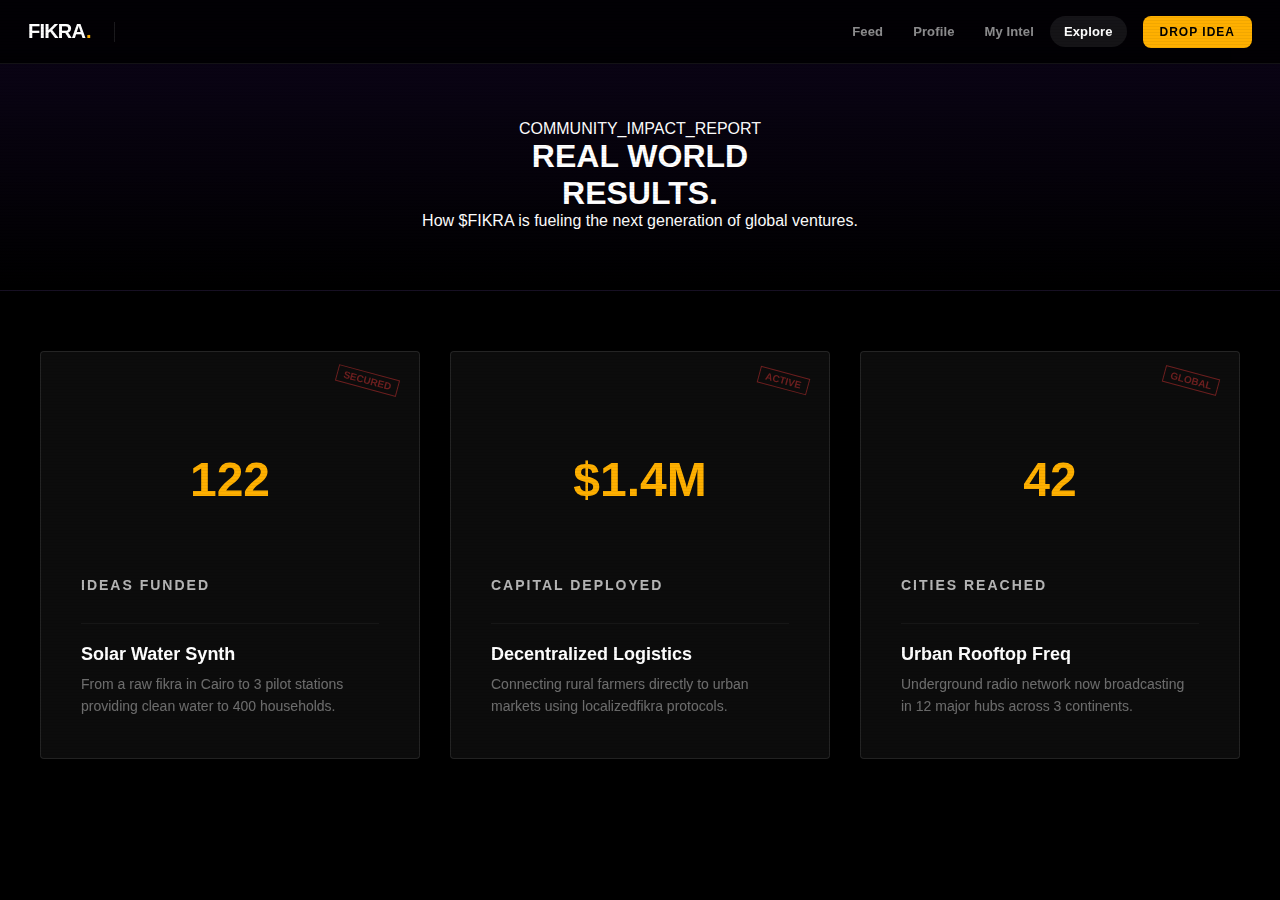
<file: explore.html>
<!DOCTYPE html>
<html lang="en">

<head>
    <meta charset="UTF-8">
    <meta name="viewport" content="width=device-width, initial-scale=1.0">
    <title>FIKRA — Community Impact</title>
    <link rel="stylesheet" href="style.css">
    <link rel="stylesheet" href="shared-nav.css">
    <link rel="stylesheet" href="tactical-dash.css">
    <style>
        .explore-hero {
            padding: 120px 40px 60px;
            background: linear-gradient(180deg, rgba(123, 47, 255, 0.1) 0%, transparent 100%);
            border-bottom: 1px solid rgba(255, 255, 255, 0.05);
            text-align: center;
        }

        .impact-grid {
            display: grid;
            grid-template-columns: repeat(auto-fit, minmax(300px, 1fr));
            gap: 30px;
            padding: 60px 40px;
            max-width: 1400px;
            margin: 0 auto;
        }

        .impact-card {
            background: rgba(20, 20, 20, 0.6);
            backdrop-filter: blur(20px);
            border: 1px solid rgba(255, 255, 255, 0.1);
            padding: 40px;
            border-radius: 4px;
            transition: var(--transition-smooth);
            position: relative;
            overflow: hidden;
        }

        .impact-card:hover {
            transform: translateY(-10px);
            border-color: var(--tac-amber);
            background: rgba(30, 30, 30, 0.8);
        }

        .impact-stat {
            font-size: 48px;
            font-weight: 900;
            color: var(--tac-amber);
            margin-bottom: 10px;
        }

        .impact-label {
            font-size: 14px;
            font-weight: 700;
            text-transform: uppercase;
            letter-spacing: 2px;
            color: var(--text-secondary);
        }

        .impact-story {
            margin-top: 30px;
            border-top: 1px solid rgba(255, 255, 255, 0.05);
            padding-top: 20px;
        }

        .story-title {
            font-size: 18px;
            font-weight: 800;
            margin-bottom: 8px;
        }

        .story-body {
            font-size: 14px;
            color: var(--text-muted);
            line-height: 1.6;
        }

        .classified-stamp {
            position: absolute;
            top: 20px;
            right: 20px;
            font-size: 10px;
            color: rgba(255, 59, 59, 0.4);
            border: 1px solid rgba(255, 59, 59, 0.4);
            padding: 2px 6px;
            transform: rotate(15deg);
            font-weight: 900;
        }
    </style>
</head>

<body class="immersive-theme">
    <canvas id="bg-canvas"></canvas>

    <nav class="fikra-nav immersive-nav">
        <div class="fikra-nav-inner">
            <a href="index.html" class="fikra-nav-logo">
                <span class="fikra-logo-text">FIKRA</span>
                <span class="fikra-logo-dot">.</span>
            </a>
            <div class="fikra-nav-divider"></div>
            <div class="fikra-nav-links">
                <a href="index.html" class="fikra-nav-link">Feed</a>
                <a href="profile.html" class="fikra-nav-link">Profile</a>
                <a href="dashboard.html" class="fikra-nav-link">My Intel</a>
                <a href="explore.html" class="fikra-nav-link active">Explore</a>
            </div>
            <div class="fikra-nav-right">
                <a href="index.html" class="fikra-nav-btn drop-btn">DROP IDEA</a>
            </div>
        </div>
    </nav>

    <section class="explore-hero">
        <div class="propaganda-eyebrow">COMMUNITY_IMPACT_REPORT</div>
        <h1 class="propaganda-title">REAL WORLD<br>RESULTS<span class="hero-title-dot">.</span></h1>
        <p class="propaganda-sub">How $FIKRA is fueling the next generation of global ventures.</p>
    </section>

    <main class="impact-grid">
        <div class="impact-card">
            <div class="classified-stamp">SECURED</div>
            <div class="impact-stat">122</div>
            <div class="impact-label">Ideas Funded</div>
            <div class="impact-story">
                <div class="story-title">Solar Water Synth</div>
                <p class="story-body">From a raw fikra in Cairo to 3 pilot stations providing clean water to 400
                    households.</p>
            </div>
        </div>
        <div class="impact-card">
            <div class="classified-stamp">ACTIVE</div>
            <div class="impact-stat">$1.4M</div>
            <div class="impact-label">Capital Deployed</div>
            <div class="impact-story">
                <div class="story-title">Decentralized Logistics</div>
                <p class="story-body">Connecting rural farmers directly to urban markets using localizedfikra protocols.
                </p>
            </div>
        </div>
        <div class="impact-card">
            <div class="classified-stamp">GLOBAL</div>
            <div class="impact-stat">42</div>
            <div class="impact-label">Cities Reached</div>
            <div class="impact-story">
                <div class="story-title">Urban Rooftop Freq</div>
                <p class="story-body">Underground radio network now broadcasting in 12 major hubs across 3 continents.
                </p>
            </div>
        </div>
    </main>

    <script src="app.js"></script>
    <script>
        // Ensure BG canvas works on new page
        document.addEventListener("DOMContentLoaded", () => {
            const canvas = document.getElementById('bg-canvas');
            if (canvas) {
                // Initializing particles from app.js if exported or re-running locally
                // For simplicity, we assume app.js handles it or we add a small shim
            }
        });
    </script>
</body>

</html>
</file>
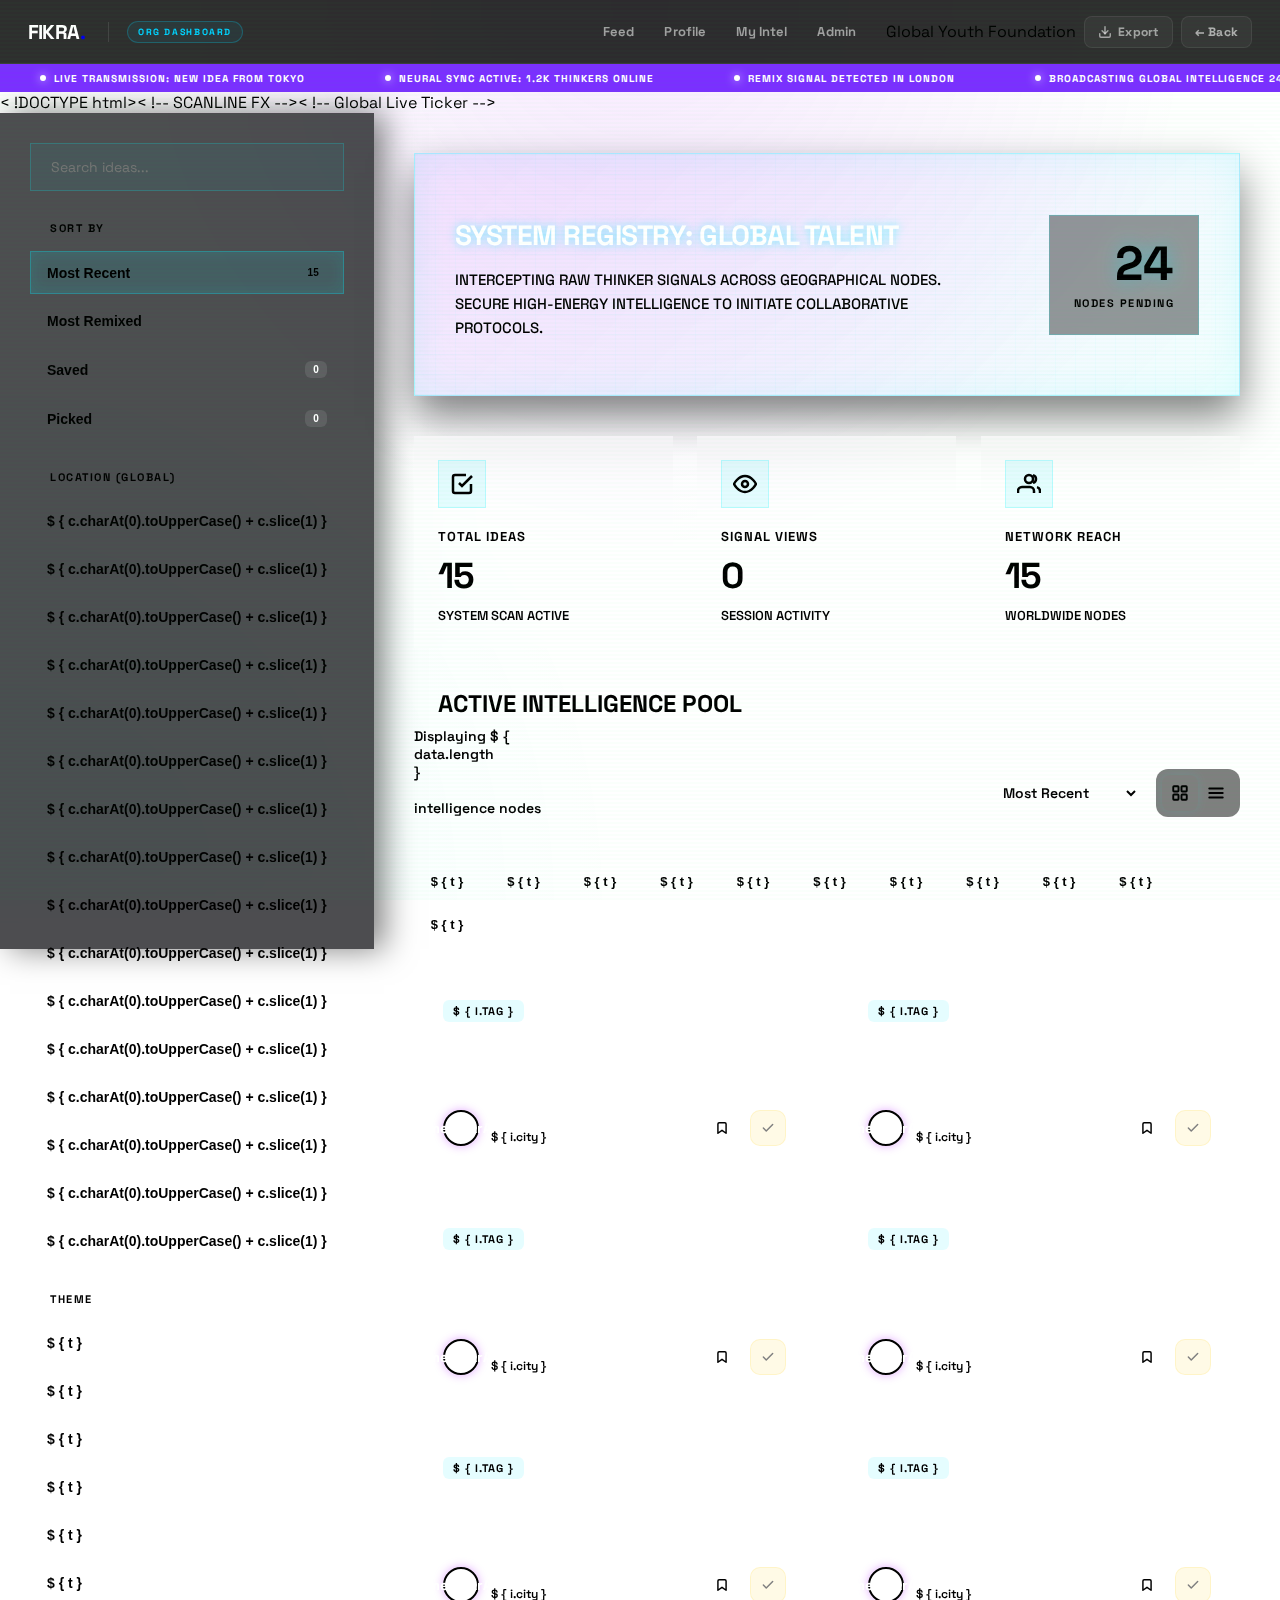
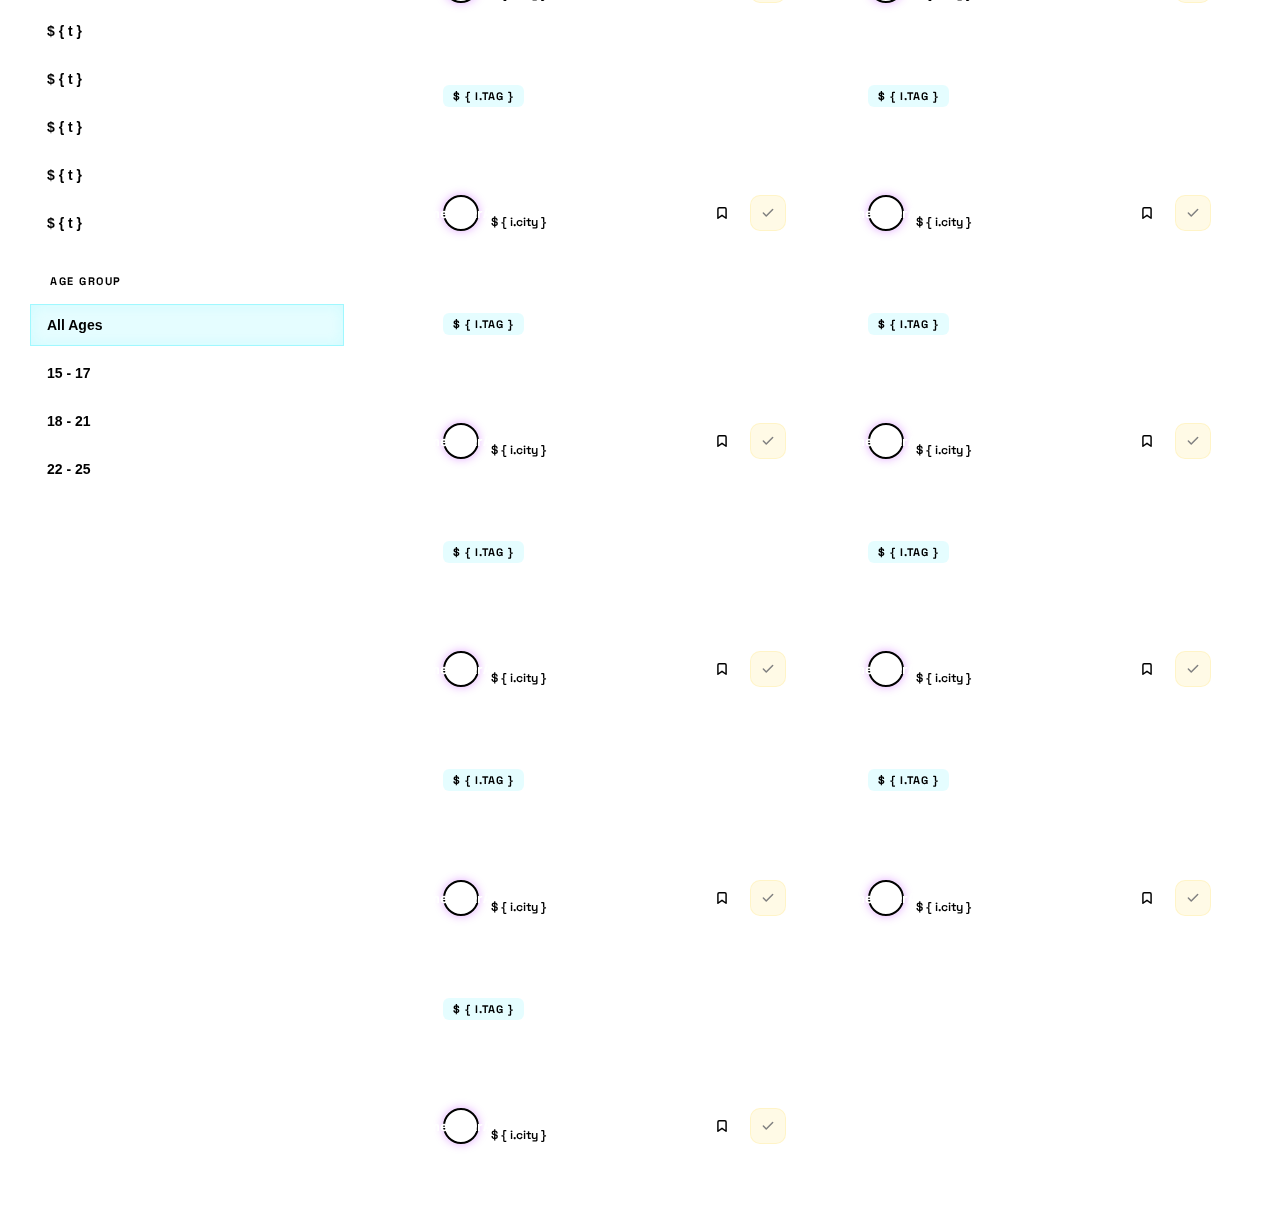
<file: org-dashboard.html>
< !DOCTYPE html><html lang="en"><head><meta charset="UTF-8" /><meta name="viewport" content="width=device-width, initial-scale=1.0" /><meta name="description"
content="FIKRA Organization Dashboard — Browse and pick youth ideas from around the globe."
/><title>FIKRA — Global Organization Dashboard</title><link rel="icon" href="favicon.ico" type="image/x-icon" /><link rel="stylesheet" href="shared-nav.css" /><link rel="preconnect" href="https://fonts.googleapis.com" /><link rel="preconnect" href="https://fonts.gstatic.com" crossorigin /><link href="https://fonts.googleapis.com/css2?family=Space+Grotesk:wght@300;400;500;600;700;800&display=swap"
rel="stylesheet"
/><link rel="stylesheet" href="org-dashboard.css" /></head><body class="fikra-nav-offset">< !-- SCANLINE FX --><div class="scanline-effect" style="position: fixed; inset: 0; height: 100vh; background: linear-gradient(to bottom, transparent 50%, rgba(0, 255, 65, 0.02) 50%); background-size: 100% 4px; z-index: 9999; pointer-events: none;"></div>< !-- Global Live Ticker --><div class="global-live-ticker" style="border-bottom: 1px solid var(--matrix-green);"><div class="ticker-content"><span class="ticker-item"
><span class="ticker-dot"></span>LIVE TRANSMISSION: NEW IDEA FROM TOKYO</span><span class="ticker-item"
><span class="ticker-dot"></span>NEURAL SYNC ACTIVE: 1.2K THINKERS ONLINE</span><span class="ticker-item"
><span class="ticker-dot"></span>REMIX SIGNAL DETECTED IN LONDON</span><span class="ticker-item"
><span class="ticker-dot"></span>BROADCASTING GLOBAL INTELLIGENCE 24/7</span><span class="ticker-item"
><span class="ticker-dot"></span>LIVE TRANSMISSION: NEW IDEA FROM NEW YORK</span></div></div><nav class="fikra-nav"><div class="fikra-nav-inner"><a href="index.html" class="fikra-nav-logo"
><span class="fikra-logo-text">FIKRA</span><span class="fikra-logo-dot">.</span></a><div class="fikra-nav-divider"></div><div class="fikra-nav-badge org">Org Dashboard</div><div class="fikra-nav-links"><a href="index.html" class="fikra-nav-link" id="snl-feed">Feed</a><a href="profile.html" class="fikra-nav-link" id="snl-profile"
>Profile</a><a href="dashboard.html" class="fikra-nav-link" id="snl-dashboard"
>My Intel</a><a href="admin-dashboard.html" class="fikra-nav-link">Admin</a></div><div class="fikra-nav-right"><span class="nav-org-name">Global Youth Foundation</span><button class="fikra-nav-btn"
onclick="exportReport()"
title="Export Report"
><svg width="14"
height="14"
viewBox="0 0 24 24"
fill="none"
stroke="currentColor"
stroke-width="2.5"
stroke-linecap="round"
stroke-linejoin="round"
><path d="M21 15v4a2 2 0 0 1-2 2H5a2 2 0 0 1-2-2v-4" /><polyline points="7 10 12 15 17 10" /><line x1="12" y1="15" x2="12" y2="3" /></svg>Export</button><a href="index.html" class="fikra-nav-btn back-btn">← Back</a></div></div></nav><div class="layout"><aside class="sidebar"><input class="sidebar-search"
id="search-input"
type="text"
placeholder="Search ideas..."
autocomplete="off"
oninput="applyFilters()"
/><div class="filter-block"><div class="filter-label">Sort By</div><div class="filter-list"><button class="filter-item active"
data-sort="recent"
onclick="setSort(this, 'recent')"
>Most Recent <span class="filter-badge" id="badge-total">0</span></button><button class="filter-item"
data-sort="remixes"
onclick="setSort(this, 'remixes')"
>Most Remixed</button><button class="filter-item"
data-sort="saved"
onclick="setSort(this, 'saved')"
>Saved <span class="filter-badge" id="badge-saved">0</span></button><button class="filter-item"
data-sort="picked"
onclick="setSort(this, 'picked')"
>Picked <span class="filter-badge" id="badge-picked">0</span></button></div></div><div class="filter-block"><div class="filter-label">Location (Global)</div><div class="filter-list" id="city-list"></div></div><div class="filter-block"><div class="filter-label">Theme</div><div class="filter-list" id="theme-list"></div></div><div class="filter-block"><div class="filter-label">Age Group</div><div class="filter-list"><button class="filter-item active"
data-age="all"
onclick="setAge(this, 'all')"
>All Ages</button><button class="filter-item"
data-age="15-17"
onclick="setAge(this, '15-17')"
>15 - 17</button><button class="filter-item"
data-age="18-21"
onclick="setAge(this, '18-21')"
>18 - 21</button><button class="filter-item"
data-age="22-25"
onclick="setAge(this, '22-25')"
>22 - 25 </button></div></div></aside><main class="main">
        <section class="org-banner">
          <div class="ob-content">
            <h2>SYSTEM REGISTRY: GLOBAL TALENT</h2>
            <p>
              INTERCEPTING RAW THINKER SIGNALS ACROSS GEOGRAPHICAL NODES. 
              SECURE HIGH-ENERGY INTELLIGENCE TO INITIATE COLLABORATIVE PROTOCOLS.
            </p>
          </div>
          <div class="ob-stat">
            <div class="ob-stat-val">24</div>
            <div class="ob-stat-lbl">NODES PENDING</div>
          </div>
        </section>
        <section class="stats-row">
          <article class="stat-card">
            <div class="stat-icon-wrap">
              <svg width="24" height="24" viewBox="0 0 24 24" fill="none" stroke="currentColor" stroke-width="2.5"><path d="M9 11l3 3L22 4" /><path d="M21 12v7a2 2 0 0 1-2 2H5a2 2 0 0 1-2-2V5a2 2 0 0 1 2-2h11" /></svg>
            </div>
            <div class="stat-label">TOTAL IDEAS</div>
            <div class="stat-value" id="stat-total">0</div>
            <div class="stat-note">SYSTEM SCAN ACTIVE</div>
          </article>
          <article class="stat-card">
            <div class="stat-icon-wrap">
              <svg width="24" height="24" viewBox="0 0 24 24" fill="none" stroke="currentColor" stroke-width="2.5"><path d="M1 12s4-8 11-8 11 8 11 8-4 8-11 8-11-8-11-8z" /><circle cx="12" cy="12" r="3" /></svg>
            </div>
            <div class="stat-label">SIGNAL VIEWS</div>
            <div class="stat-value" id="stat-browsed">0</div>
            <div class="stat-note">SESSION ACTIVITY</div>
          </article>
          <article class="stat-card">
            <div class="stat-icon-wrap">
              <svg width="24" height="24" viewBox="0 0 24 24" fill="none" stroke="currentColor" stroke-width="2.5"><path d="M17 21v-2a4 4 0 0 0-4-4H5a4 4 0 0 0-4 4v2" /><circle cx="12" cy="7" r="4" /><path d="M23 21v-2a4 4 0 0 0-3-3.87" /><path d="M16 3.13a4 4 0 0 1 0 7.75" /></svg>
            </div>
            <div class="stat-label">NETWORK REACH</div>
            <div class="stat-value" id="stat-youth">0</div>
            <div class="stat-note">WORLDWIDE NODES</div>
          </article>
        </section>
        <section class="pool-header">
          <div>
            <div class="pool-title">ACTIVE INTELLIGENCE POOL</div>
            <div class="pool-count" id="pool-count">CALIBRATING NODES...</div>
          </div><div class="pool-controls"><select class="select-sort"
id="sort-select"
title="Sort ideas"
aria-label="Sort ideas"
onchange="applyFilters()"
><option value="recent">Most Recent</option><option value="remixes">Most Remixed</option><option value="energy">Highest Energy</option></select><div class="view-toggle"><button class="view-btn active"
id="btn-grid"
onclick="setView('grid')"
aria-label="Grid view"
title="Grid view"
><svg width="18"
height="18"
viewBox="0 0 24 24"
fill="none"
stroke="currentColor"
stroke-width="2.5"
stroke-linecap="round"
stroke-linejoin="round"
><rect x="3" y="3" width="7" height="7" rx="1" /><rect x="14" y="3" width="7" height="7" rx="1" /><rect x="3" y="14" width="7" height="7" rx="1" /><rect x="14" y="14" width="7" height="7" rx="1" /></svg></button><button class="view-btn"
id="btn-list"
onclick="setView('list')"
aria-label="List view"
title="List view"
><svg width="18"
height="18"
viewBox="0 0 24 24"
fill="none"
stroke="currentColor"
stroke-width="2.5"
stroke-linecap="round"
stroke-linejoin="round"

><line x1="3" y1="6" x2="21" y2="6" /><line x1="3" y1="12" x2="21" y2="12" /><line x1="3" y1="18" x2="21" y2="18" /></svg></button></div></div></section><div class="tag-strip" id="tag-strip"></div><div id="ideas-grid" class="ideas-grid"></div></main></div><aside class="modal-bg" id="modal-bg" onclick="onBgClick(event)"><div class="modal"><h2 class="modal-title">Pick This Idea?</h2><p class="modal-desc">You are selecting this idea for your organization's programme. The
 creator will be notified. </p><div class="modal-preview" id="modal-preview"></div><div class="modal-actions"><button class="modal-cancel" onclick="closeModal()">Cancel</button><button class="modal-confirm" onclick="confirmPick()">Pick Idea </button></div></div></aside><script>const IDEAS=[ {
  id: 1,
    idea: "Build a youth entrepreneurship hub that runs on solar power and trains local communities in digital skills.",
    name: "Alex Chen",
    city: "Singapore",
    age: "18-21",
    tag: "Tech",
    remixes: 142,
    energy: 9800,
}

,
{
id: 2,
  idea: "A peer-mentorship app that matches high schoolers with university seniors by subject.",
  name: "Musa Ibrahim",
  city: "Cairo",
  age: "15-17",
  tag: "Education",
  remixes: 87,
  energy: 6400,
}

,
{
id: 3,
  idea: "Community-run maker spaces in every neighbourhood - 3D printers and coding booths.",
  name: "Leila Mansour",
  city: "Beirut",
  age: "22-25",
  tag: "Community",
  remixes: 310,
  energy: 15200,
}

,
{
id: 4,
  idea: "Decentralized logistics for rural agriculture co-ops using blockchain tracing.",
  name: "Elena Rossi",
  city: "Milan",
  age: "22-25",
  tag: "Future",
  remixes: 56,
  energy: 4100,
}

,
{
id: 5,
  idea: "Mental health check-ins disguised as daily mood playlists, auto-generated from your listening.",
  name: "Sara Haddad",
  city: "Casablanca",
  age: "18-21",
  tag: "Wellness",
  remixes: 415,
  energy: 21000,
}

,
{
id: 6,
  idea: "Open-source robotics kits for underprivileged schools, driven by AI tutors.",
  name: "Raj Patel",
  city: "Mumbai",
  age: "18-21",
  tag: "Tech",
  remixes: 280,
  energy: 14500,
}

,
{
id: 7,
  idea: "Urban vertical farming pods retrofitted into abandoned shipping containers.",
  name: "Chloe Smith",
  city: "London",
  age: "22-25",
  tag: "Eco",
  remixes: 95,
  energy: 7200,
}

,
{
id: 8,
  idea: "A global youth parliament voting protocol via secure decentralized nodes.",
  name: "Kwame Osei",
  city: "Accra",
  age: "18-21",
  tag: "Governance",
  remixes: 512,
  energy: 25000,
}

,
{
id: 9,
  idea: "Ocean plastic upcycling into modular bricks for low-cost emergency housing.",
  name: "Maria Garcia",
  city: "Lima",
  age: "22-25",
  tag: "Eco",
  remixes: 120,
  energy: 8900,
}

,
{
id: 10,
  idea: "Augmented Reality street art that tells the forgotten history of local neighborhoods.",
  name: "Tariq Zayn",
  city: "Amman",
  age: "15-17",
  tag: "Art",
  remixes: 340,
  energy: 18000,
}

,
{
id: 11,
  idea: "Gamified micro-investing platform for teens to collectively fund local green projects.",
  name: "Ji-Yoon Kim",
  city: "Seoul",
  age: "18-21",
  tag: "Finance",
  remixes: 210,
  energy: 11500,
}

,
{
id: 12,
  idea: "Haptic feedback gloves for remote sign-language translation and learning.",
  name: "David Okafor",
  city: "Lagos",
  age: "22-25",
  tag: "Tech",
  remixes: 405,
  energy: 22000,
}

,
{
id: 13,
  idea: "Nomadic wind-turbine backpacks that charge devices for remote communities.",
  name: "Isabella Silva",
  city: "Rio de Janeiro",
  age: "15-17",
  tag: "Eco",
  remixes: 175,
  energy: 9300,
}

,
{
id: 14,
  idea: "Hyper-local mesh networks to ensure internet access during extreme weather events.",
  name: "Samuel Lee",
  city: "Toronto",
  age: "22-25",
  tag: "Infrastructure",
  remixes: 150,
  energy: 8100,
}

,
{
id: 15,
  idea: "A platform exchanging volunteer hours for access to premium educational courses.",
  name: "Aisha Khan",
  city: "Karachi",
  age: "18-21",
  tag: "Education",
  remixes: 290,
  energy: 13400,
}

,
];

let activeFilters= {
  sort: "recent",
    city: "all",
    theme: "all",
    age: "all",
    query: "",
}

;

let savedIds=new Set();
let pickedIds=new Set();
let browsingStats=0;
let activeView="grid";
let pendingPickId=null;

window.onload=()=> {
  initFilters();
  applyFilters(false);
}

;

function initFilters() {
  const cities=["all",
  ...new Set(IDEAS.map((i)=> i.city))];
  const cityList=document.getElementById("city-list");

  cityList.innerHTML=cities .map((c,
    )=> `<button class="filter-item ${c === " all" ? " active" : " "}" onclick="setCity(this,'${c}')" >$ {
      c.charAt(0).toUpperCase() + c.slice(1)
    }

    </button>`,
  ) .join("");

  const themes=["all",
  ...new Set(IDEAS.map((i)=> i.tag))];
  const themeList=document.getElementById("theme-list");

  themeList.innerHTML=themes .map((t,
    )=> `<button class="filter-item ${t === " all" ? " active" : " "}" onclick="setTheme(this,'${t}')" >$ {
      t
    }

    </button>`,
  ) .join("");

  const tagStrip=document.getElementById("tag-strip");

  tagStrip.innerHTML=themes .map((t,
    )=> `<button class="tag-pill ${t === " all" ? " active" : " "}" onclick="setTheme(null,'${t}')" >$ {
      t
    }

    </button>`,
  ) .join("");
}

function setSort(el, sort) {
  document .querySelectorAll("[data-sort]") .forEach((b)=> b.classList.remove("active"));
  el.classList.add("active");
  activeFilters.sort=sort;
  applyFilters();
}

function setCity(el, city) {
  document .querySelectorAll("#city-list .filter-item") .forEach((b)=> b.classList.remove("active"));
  el.classList.add("active");
  activeFilters.city=city;
  applyFilters();
}

function setTheme(el, theme) {
  document .querySelectorAll("#theme-list .filter-item, .tag-pill") .forEach((b)=> {
      b.classList.remove("active");
      if (b.innerText===theme || (theme==="all" && b.innerText==="all")) b.classList.add("active");
    });
  activeFilters.theme=theme;
  applyFilters();
}

function setAge(el, age) {
  document .querySelectorAll("[data-age]") .forEach((b)=> b.classList.remove("active"));
  el.classList.add("active");
  activeFilters.age=age;
  applyFilters();
}

function applyFilters(incrementAuth=true) {
  const query=document .getElementById("search-input") .value.toLowerCase();
  const sortSelection=document.getElementById("sort-select").value;

  let filtered=IDEAS.filter((i)=> {
      const matchCity=activeFilters.city==="all" || i.city===activeFilters.city;
      const matchTheme=activeFilters.theme==="all" || i.tag===activeFilters.theme;
      const matchAge=activeFilters.age==="all" || i.age===activeFilters.age;
      const matchSearch=i.idea.toLowerCase().includes(query) || i.name.toLowerCase().includes(query);

      if (activeFilters.sort==="saved") return (matchCity && matchTheme && matchAge && matchSearch && savedIds.has(i.id));
      if (activeFilters.sort==="picked") return (matchCity && matchTheme && matchAge && matchSearch && pickedIds.has(i.id));
      return matchCity && matchTheme && matchAge && matchSearch;
    });

  if (sortSelection==="remixes") filtered.sort((a, b)=> b.remixes - a.remixes);
  else if (sortSelection==="energy") filtered.sort((a, b)=> b.energy - a.energy);
  else filtered.sort((a, b)=> b.id - a.id);

  renderGrid(filtered);
  updateStats();
  if (incrementAuth) browsingStats+=filtered.length;
  const browsedEl=document.getElementById("stat-browsed");
  if (browsedEl) browsedEl.innerText=browsingStats;
}

function renderGrid(data) {
  const grid=document.getElementById("ideas-grid");
  grid.innerHTML="";
  grid.className=activeView==="grid" ? "ideas-grid": "ideas-grid list-view";

  if (data.length===0) {
    grid.innerHTML='<div class="empty-msg">No ideas match your filters.</div>';
    return;
  }

  data.forEach((i)=> {
      const card=document.createElement("div");

      card.className=`card $ {
        pickedIds.has(i.id) ? "picked-state" : ""
      }

      `;

      card.innerHTML=`<div class="card-tag" >$ {
        i.tag
      }

      </div> <div class="card-idea" >$ {
        i.idea
      }

      </div> <div class="card-footer" > <div class="card-user" > <div class="u-avatar" >$ {
        i.name.charAt(0)
      }

      </div> <div class="u-info" > <span class="u-name" >$ {
        i.name
      }

      </span> <span class="u-loc" >$ {
        i.city
      }

      </span> </div> </div> <div class="card-actions" > <button class="btn-card btn-save ${savedIds.has(i.id) ? " active" : " "}" onclick="toggleSave(event, ${i.id}, this)" > <svg width="14" height="14" viewBox="0 0 24 24" fill="none" stroke="currentColor" stroke-width="2.5" stroke-linecap="round" stroke-linejoin="round" ><path d="M19 21l-7-5-7 5V5a2 2 0 0 1 2-2h10a2 2 0 0 1 2 2z" /></svg> </button> <button class="btn-card btn-pick" onclick="openPick(event, ${i.id})"$ {
        pickedIds.has(i.id) ? 'disabled style="opacity: 0.5; cursor: default; background: rgba(255, 204, 0, 0.2);"' : ''
      }

      > <svg width="14" height="14" viewBox="0 0 24 24" fill="none" stroke="currentColor" stroke-width="2.5" stroke-linecap="round" stroke-linejoin="round" ><polyline points="20 6 9 17 4 12" /></svg> </button> </div> </div>`;
      grid.appendChild(card);
    });

  document.getElementById("pool-count").innerText=`Displaying $ {
    data.length
  }

  intelligence nodes`;
}

function toggleSave(e, id, btn) {
  e.stopPropagation();

  if (savedIds.has(id)) {
    savedIds.delete(id);
    btn.classList.remove("active");
  }

  else {
    savedIds.add(id);
    btn.classList.add("active");
  }

  updateStats();
}

function openPick(e, id) {
  e.stopPropagation();
  pendingPickId=id;
  const idea=IDEAS.find((i)=> i.id===id);
  document.getElementById("modal-preview").innerText=`"${idea.idea}" `;
  document.getElementById("modal-bg").classList.add("active");
}

function closeModal() {
  document.getElementById("modal-bg").classList.remove("active");
}

function confirmPick() {
  if (pendingPickId) {
    const confirmBtn=document.querySelector(".modal-confirm");
    const originalText=confirmBtn.innerText;
    confirmBtn.innerText="Securing...";
    confirmBtn.style.opacity="0.7";
    confirmBtn.style.pointerEvents="none";

    setTimeout(()=> {
        pickedIds.add(pendingPickId);
        showToast("Idea successfully secured for collaboration.");
        applyFilters();
        closeModal();
        confirmBtn.innerText=originalText;
        confirmBtn.style.opacity="1";
        confirmBtn.style.pointerEvents="auto";
      }

      ,

      800,
    );
  }

  else {
    closeModal();
  }
}

function onBgClick(event) {
  if (event.target.id==="modal-bg") {
    closeModal();
  }
}

function exportReport() {
  showToast("Compiling global intelligence report. Download starting...");

  setTimeout(()=> {
      showToast("Report successfully exported to secure drive.");
    }

    ,

    2500,
  );
}

function showToast(msg) {
  const t=document.getElementById("toast");
  t.innerText=msg;
  t.classList.add("show");
  setTimeout(()=> t.classList.remove("show"), 3000);
}

function updateStats() {
  document.getElementById("badge-total").innerText=IDEAS.length;
  document.getElementById("badge-saved").innerText=savedIds.size;
  document.getElementById("badge-picked").innerText=pickedIds.size;
  document.getElementById("stat-total").innerText=IDEAS.length;
  document.getElementById("stat-youth").innerText=new Set(IDEAS.map((i)=> i.name),
  ).size;
}

function setView(view) {
  activeView=view;
  document .getElementById("btn-grid") .classList.toggle("active", view==="grid");
  document .getElementById("btn-list") .classList.toggle("active", view==="list");
  applyFilters();
}

</script></body></html>
</file>
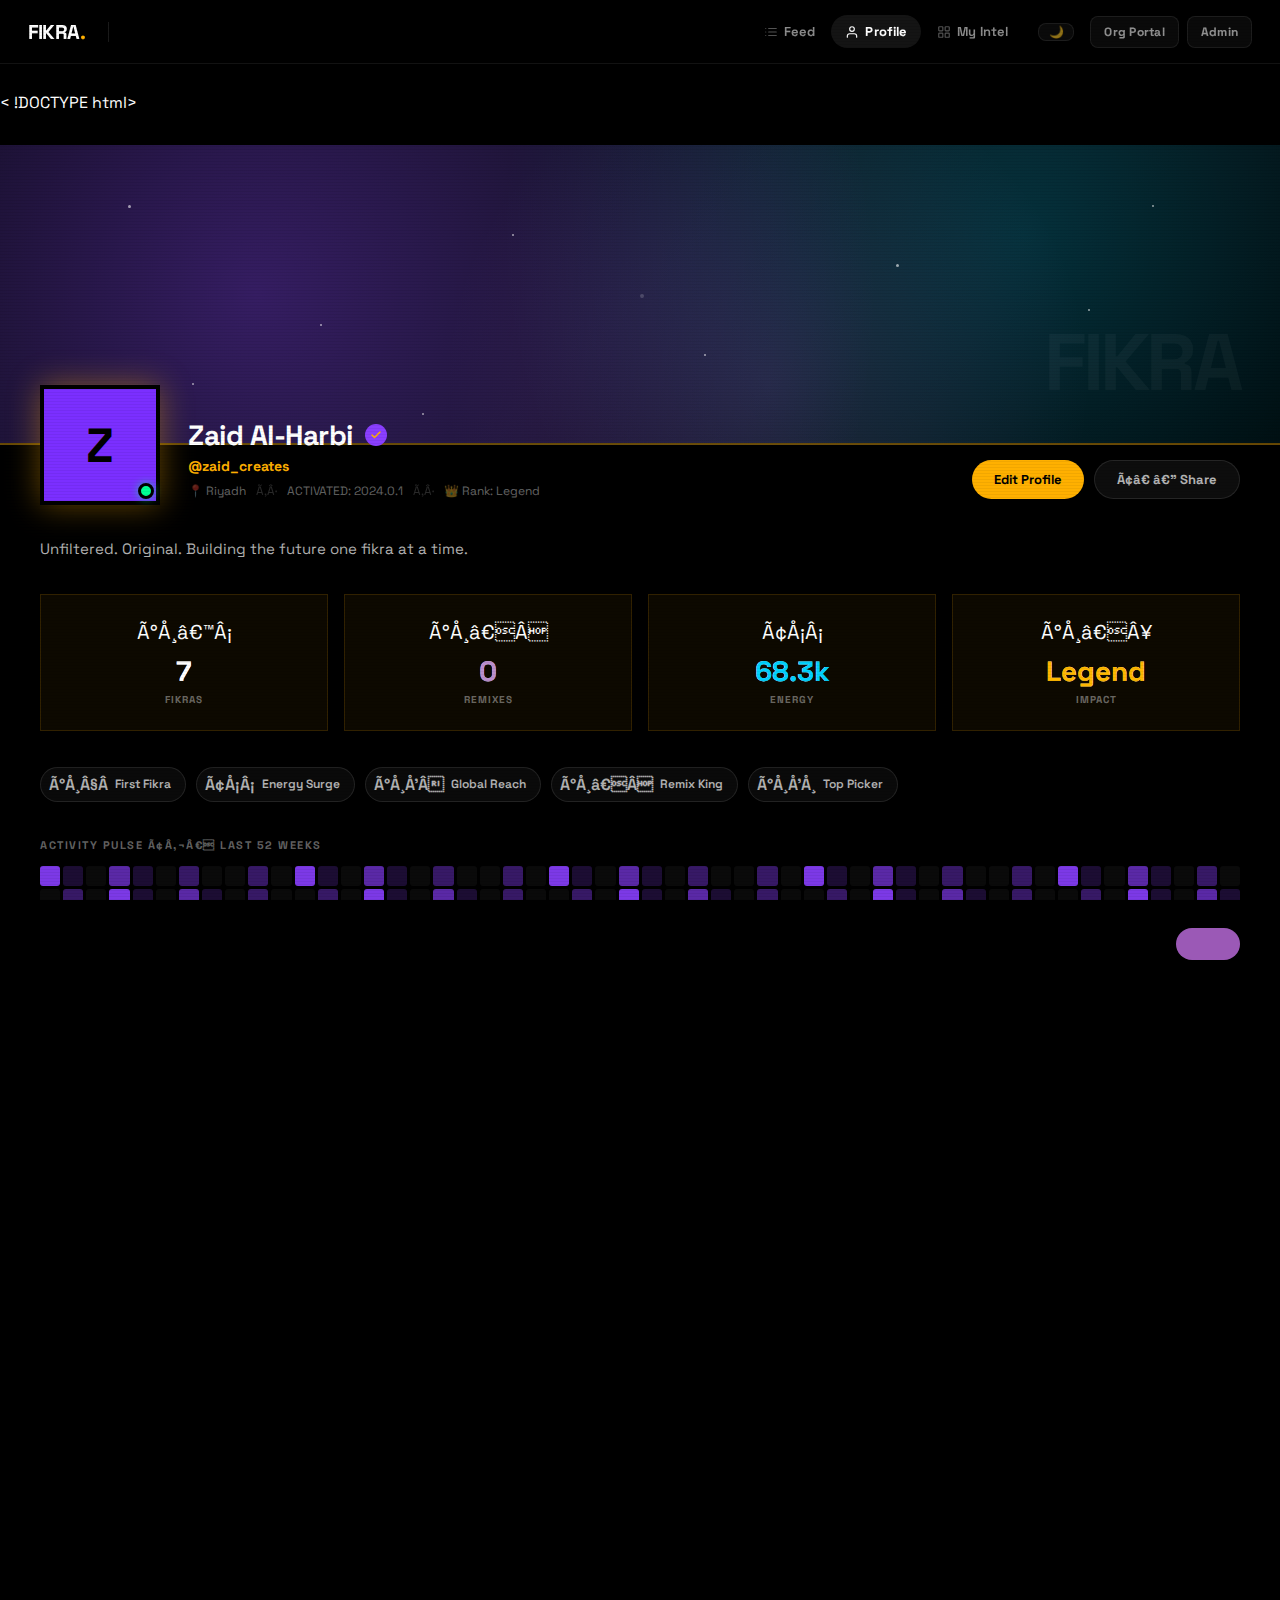
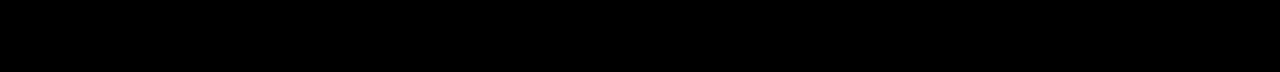
<file: profile.html>
< !DOCTYPE html>
<html lang="en">
  <head>
    <meta charset="UTF-8" />
    <meta name="viewport" content="width=device-width, initial-scale=1.0" />
    <meta
      name="description"
      content="FIKRA Ã¢â‚¬â€ Your Identity and Idea History."
    />
    <title>FIKRA Ã¢â‚¬â€ Profile</title>
    <link rel="icon" href="favicon.ico" type="image/x-icon" />
    <link rel="stylesheet" href="style.css" />
    <link rel="stylesheet" href="shared-nav.css" />
    <link rel="stylesheet" href="tactical-dash.css" />
    <link rel="preconnect" href="https://fonts.googleapis.com" />
    <link rel="preconnect" href="https://fonts.gstatic.com" crossorigin />
    <link
      href="https://fonts.googleapis.com/css2?family=Space+Grotesk:wght@300;400;500;600;700;800&display=swap"
      rel="stylesheet"
    />
  </head>
  <body class="fikra-nav-offset">
    <canvas id="bg-canvas"></canvas>
    <nav class="fikra-nav">
      <div class="fikra-nav-inner">
        <a href="index.html" class="fikra-nav-logo"
          ><span class="fikra-logo-text">FIKRA</span
          ><span class="fikra-logo-dot">.</span></a
        >
        <div class="fikra-nav-divider"></div>
        <div class="fikra-nav-links">
          <a href="index.html" class="fikra-nav-link" id="snl-feed"
            ><svg
              width="14"
              height="14"
              viewBox="0 0 24 24"
              fill="none"
              stroke="currentColor"
              stroke-width="2"
              stroke-linecap="round"
              stroke-linejoin="round"
            >
              <line x1="8" y1="6" x2="21" y2="6" />
              <line x1="8" y1="12" x2="21" y2="12" />
              <line x1="8" y1="18" x2="21" y2="18" />
              <line x1="3" y1="6" x2="3.01" y2="6" />
              <line x1="3" y1="12" x2="3.01" y2="12" />
              <line x1="3" y1="18" x2="3.01" y2="18" /></svg
            >Feed </a
          ><a href="profile.html" class="fikra-nav-link active" id="snl-profile"
            ><svg
              width="14"
              height="14"
              viewBox="0 0 24 24"
              fill="none"
              stroke="currentColor"
              stroke-width="2"
              stroke-linecap="round"
              stroke-linejoin="round"
            >
              <path d="M20 21v-2a4 4 0 0 0-4-4H8a4 4 0 0 0-4 4v2" />
              <circle cx="12" cy="7" r="4" /></svg
            >Profile </a
          ><a href="dashboard.html" class="fikra-nav-link" id="snl-dashboard"
            ><svg
              width="14"
              height="14"
              viewBox="0 0 24 24"
              fill="none"
              stroke="currentColor"
              stroke-width="2"
              stroke-linecap="round"
              stroke-linejoin="round"
            >
              <rect x="3" y="3" width="7" height="7" rx="1" />
              <rect x="14" y="3" width="7" height="7" rx="1" />
              <rect x="3" y="14" width="7" height="7" rx="1" />
              <rect x="14" y="14" width="7" height="7" rx="1" /></svg
            >My Intel
          </a>
        </div>
        <div class="fikra-nav-right">
          <button
            id="theme-toggle"
            class="fikra-nav-btn theme-toggle-btn"
            onclick="toggleTheme()"
            title="Toggle Theme"
          >
            🌙</button
          ><a href="org-dashboard.html" class="fikra-nav-btn org-btn"
            >Org Portal</a
          ><a href="admin-dashboard.html" class="fikra-nav-btn admin-btn"
            >Admin</a
          >
        </div>
      </div>
    </nav>
    <div id="app" class="app-container site-layout">
      <div class="site-main-content">
        <section
          id="profile-screen"
          class="screen site-screen profile-root active opacity-1"
        >
          <div class="ps-cover">
            <div class="ps-cover-particles">
              <span></span><span></span><span></span><span></span><span></span
              ><span></span><span></span><span></span><span></span><span></span>
            </div>
            <div class="ps-cover-wordmark">FIKRA</div>
          </div>
          <div class="ps-header">
            <div class="ps-avatar-wrapper">
              <div
                class="ps-avatar-lg"
                id="ps-avatar-lg"
                onclick="openEditProfileModal()"
              >
                Z
              </div>
              <div class="ps-online-dot" title="Active"></div>
            </div>
            <div class="ps-info">
              <div class="ps-name-row">
                <h1 id="ps-name-disp">Zaid Al-Harbi</h1>
                <div class="ps-verified" title="Verified Thinker">
                  <svg
                    viewBox="0 0 24 24"
                    fill="none"
                    stroke="var(--tac-amber)"
                    stroke-width="3"
                    stroke-linecap="round"
                    stroke-linejoin="round"
                  >
                    <polyline points="20 6 9 17 4 12" />
                  </svg>
                </div>
              </div>
              <div id="ps-handle-disp">@zaid_creates</div>
              <div class="ps-meta">
                <span id="ps-city-disp">Ã°Å¸â€œÂ Riyadh</span
                ><span class="ps-divider">Ã‚Â·</span
                ><span id="ps-join-date">ACTIVATED: 2024.0.1</span
                ><span class="ps-divider">Ã‚Â·</span
                ><span id="ps-rank-label">Ã¢Å¡Â¡ STATUS: Igniter</span>
              </div>
            </div>
            <div class="ps-actions">
              <button
                class="ps-btn ps-btn-primary"
                onclick="openEditProfileModal()"
              >
                Edit Profile</button
              ><button class="ps-btn ps-btn-secondary" onclick="shareProfile()">
                Ã¢â€ â€” Share
              </button>
            </div>
          </div>
          <p class="ps-bio" id="ps-bio-text">
            Unfiltered. Original. Building the future one fikra at a time.
          </p>
          <div class="ps-stats-grid">
            <div class="ps-stat">
              <span class="ps-stat-icon">Ã°Å¸â€™Â¡</span
              ><span class="ps-stat-val" id="ps-stat-drops">0</span
              ><span class="ps-stat-lbl">FIKRAS</span>
            </div>
            <div class="ps-stat">
              <span class="ps-stat-icon">Ã°Å¸â€Â</span
              ><span class="ps-stat-val" id="ps-stat-remixes">0</span
              ><span class="ps-stat-lbl">REMIXES</span>
            </div>
            <div class="ps-stat">
              <span class="ps-stat-icon">Ã¢Å¡Â¡</span
              ><span class="ps-stat-val" id="ps-stat-energy">0</span
              ><span class="ps-stat-lbl">ENERGY</span>
            </div>
            <div class="ps-stat">
              <span class="ps-stat-icon">Ã°Å¸â€Â¥</span
              ><span class="ps-stat-val" id="ps-stat-impact">Rising</span
              ><span class="ps-stat-lbl">IMPACT</span>
            </div>
          </div>
          <div class="ps-achievements" id="ps-achievements">
            <div class="ps-badge">
              <span class="ps-badge-icon">Ã°Å¸Â§Â </span>First Fikra
            </div>
            <div class="ps-badge">
              <span class="ps-badge-icon">Ã¢Å¡Â¡</span>Energy Surge
            </div>
            <div class="ps-badge">
              <span class="ps-badge-icon">Ã°Å¸Å’Â</span>Global Reach
            </div>
            <div class="ps-badge">
              <span class="ps-badge-icon">Ã°Å¸â€Â</span>Remix King
            </div>
            <div class="ps-badge">
              <span class="ps-badge-icon">Ã°Å¸Å’Å¸</span>Top Picker
            </div>
          </div>
          <div class="ps-activity-section">
            <div class="ps-section-title">
              Activity Pulse Ã¢â‚¬â€ Last 52 Weeks
            </div>
            <div class="ps-activity-grid" id="ps-activity-grid"></div>
          </div>
          <div class="ps-tabs" id="ps-tabs">
            <button
              class="ps-tab active"
              data-panel="ps-panel-drops"
              onclick="switchProfileTab(this)"
            >
              My Drops</button
            ><button
              class="ps-tab"
              data-panel="ps-panel-saved"
              onclick="switchProfileTab(this)"
            >
              Saved</button
            ><button
              class="ps-tab"
              data-panel="ps-panel-remixes"
              onclick="switchProfileTab(this)"
            >
              Remixes
            </button>
          </div>
          <div class="ps-panel active" id="ps-panel-drops">
            <div class="ps-grid" id="ps-recent-drops"></div>
          </div>
          <div class="ps-panel" id="ps-panel-saved">
            <div class="ps-empty">
              <span class="ps-empty-icon">Ã°Å¸â€â€“</span>
              <p>Ideas you save will appear here.</p>
              <button class="ps-empty-cta" href="index.html">
                Browse Feed
              </button>
            </div>
          </div>
          <div class="ps-panel" id="ps-panel-remixes">
            <div class="ps-grid" id="ps-remix-drops"></div>
          </div>
        </section>
      </div>
    </div>
    <div
      class="modal-backdrop"
      id="profile-modal-bg"
      onclick="onProfileBgClick(event)"
    >
      <div class="modal-content">
        <div class="modal-header">
          <h2>Edit Identity</h2>
          <button class="modal-close" onclick="closeProfileModal()">
            Ã¢Å“â€¢
          </button>
        </div>
        <div class="modal-body">
          <div class="avatar-edit-section">
            <div class="pm-avatar" id="pm-avatar">Z</div>
            <div class="color-picker">
              <button
                class="avatar-color-swatch active bg-purple"
                onclick="setAvatarColor(this, '#7B2FFF')"
                title="Select Purple"
              ></button
              ><button
                class="avatar-color-swatch bg-cyan"
                onclick="setAvatarColor(this, '#00D2FF')"
                title="Select Blue"
              ></button
              ><button
                class="avatar-color-swatch bg-gold"
                onclick="setAvatarColor(this, '#FFD700')"
                title="Select Yellow"
              ></button
              ><button
                class="avatar-color-swatch bg-red"
                onclick="setAvatarColor(this, '#FF3B3B')"
                title="Select Red"
              ></button
              ><button
                class="avatar-color-swatch bg-green"
                onclick="setAvatarColor(this, '#00C97E')"
                title="Select Green"
              ></button
              ><button
                class="avatar-color-swatch bg-orange"
                onclick="setAvatarColor(this, '#FF8C00')"
                title="Select Orange"
              ></button>
            </div>
          </div>
          <div class="form-group">
            <label>Display Name</label
            ><input type="text" id="pm-full-name" placeholder="Full Name" />
          </div>
          <div class="form-group">
            <label>Handle</label
            ><input type="text" id="pm-handle" placeholder="@username" />
          </div>
          <div class="form-group">
            <label>Home City</label
            ><input type="text" id="pm-city" placeholder="e.g. Riyadh" />
          </div>
          <div class="form-group">
            <label>Bio</label
            ><textarea
              id="pm-bio"
              placeholder="Tell the network who you are..."
            ></textarea>
          </div>
        </div>
        <div class="modal-footer">
          <button class="modal-btn-cancel" onclick="closeProfileModal()">
            Cancel</button
          ><button class="modal-btn-save" onclick="saveProfile()">
            Save Identity
          </button>
        </div>
      </div>
    </div>
    <div id="toast" class="toast"></div>
    <script src="app.js"></script>
  </body>
</html>
</file>
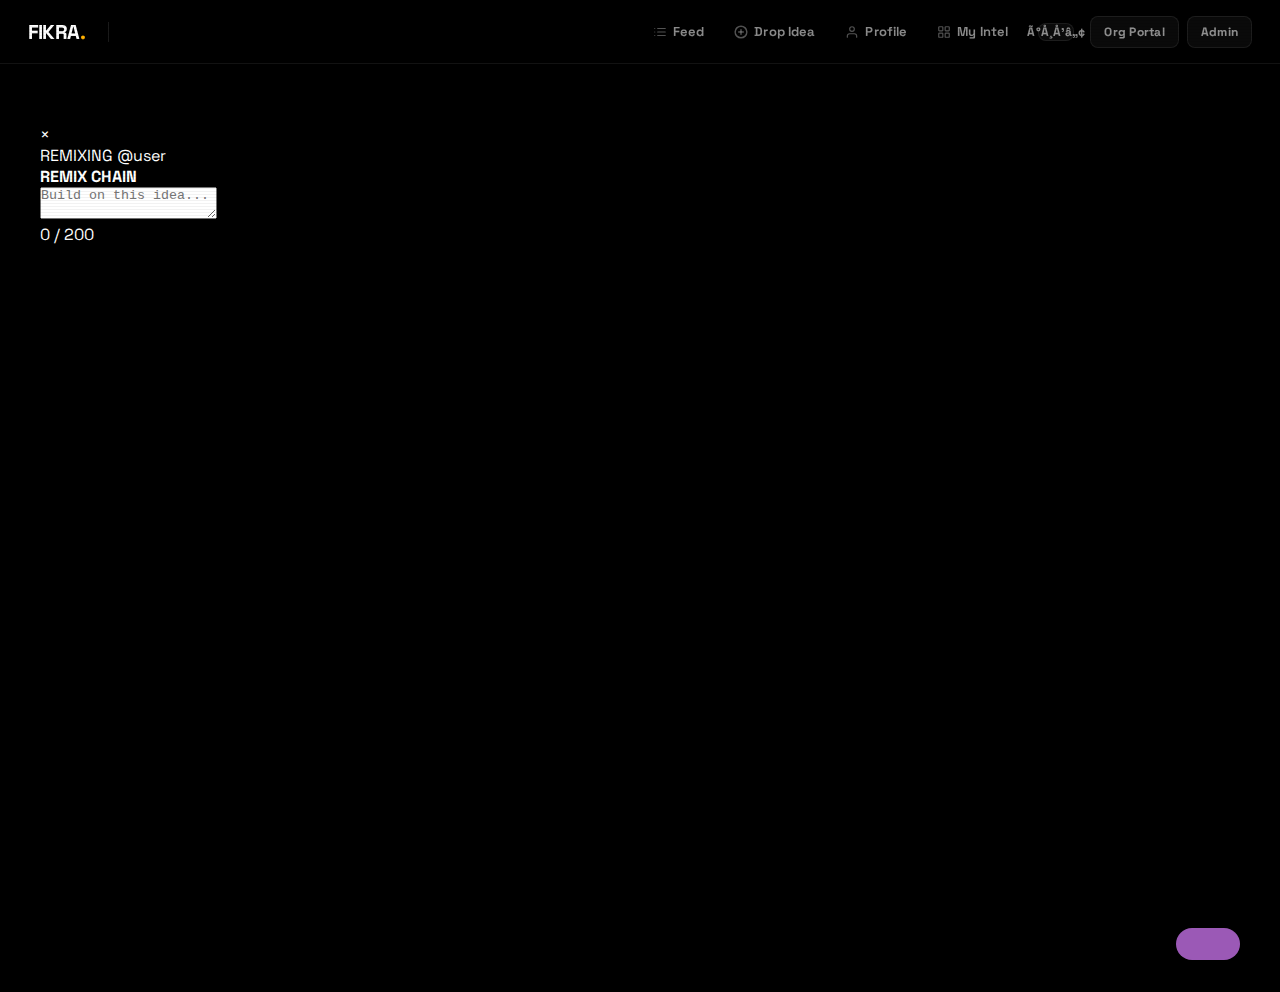
<file: remix.html>
<!DOCTYPE html>
<html lang="en">
<head>
<meta charset="UTF-8" />
<meta name="viewport" content="width=device-width, initial-scale=1.0" />
<meta name="description" content="FIKRA Ã¢â‚¬â€ Build on existing intelligence." />
<title>FIKRA Ã¢â‚¬â€ Remix</title>
<link rel="icon" href="favicon.ico" type="image/x-icon" />
<link rel="stylesheet" href="style.css" />
<link rel="stylesheet" href="shared-nav.css" />
<link rel="stylesheet" href="tactical-dash.css" />
<link rel="preconnect" href="https://fonts.googleapis.com" />
<link rel="preconnect" href="https://fonts.gstatic.com" crossorigin />
<link href="https://fonts.googleapis.com/css2?family=Space+Grotesk:wght@300;400;500;600;700;800&display=swap" rel="stylesheet" />
</head>
<body class="fikra-nav-offset">
<canvas id="bg-canvas">
</canvas>
<nav class="fikra-nav">
<div class="fikra-nav-inner">
<a href="index.html" class="fikra-nav-logo">
<span class="fikra-logo-text">FIKRA</span>
<span class="fikra-logo-dot">.</span>
</a>
<div class="fikra-nav-divider">
</div>
<div class="fikra-nav-links">
<a href="index.html" class="fikra-nav-link" id="snl-feed">
<svg width="14" height="14" viewBox="0 0 24 24" fill="none" stroke="currentColor" stroke-width="2" stroke-linecap="round" stroke-linejoin="round">
<line x1="8" y1="6" x2="21" y2="6" />
<line x1="8" y1="12" x2="21" y2="12" />
<line x1="8" y1="18" x2="21" y2="18" />
<line x1="3" y1="6" x2="3.01" y2="6" />
<line x1="3" y1="12" x2="3.01" y2="12" />
<line x1="3" y1="18" x2="3.01" y2="18" />
</svg>Feed </a>
<a href="drop.html" class="fikra-nav-link" id="snl-drop">
<svg width="14" height="14" viewBox="0 0 24 24" fill="none" stroke="currentColor" stroke-width="2.5" stroke-linecap="round" stroke-linejoin="round">
<circle cx="12" cy="12" r="10" />
<line x1="12" y1="8" x2="12" y2="16" />
<line x1="8" y1="12" x2="16" y2="12" />
</svg>Drop Idea </a>
<a href="profile.html" class="fikra-nav-link" id="snl-profile">
<svg width="14" height="14" viewBox="0 0 24 24" fill="none" stroke="currentColor" stroke-width="2" stroke-linecap="round" stroke-linejoin="round">
<path d="M20 21v-2a4 4 0 0 0-4-4H8a4 4 0 0 0-4 4v2" />
<circle cx="12" cy="7" r="4" />
</svg>Profile </a>
<a href="dashboard.html" class="fikra-nav-link" id="snl-dashboard">
<svg width="14" height="14" viewBox="0 0 24 24" fill="none" stroke="currentColor" stroke-width="2" stroke-linecap="round" stroke-linejoin="round">
<rect x="3" y="3" width="7" height="7" rx="1" />
<rect x="14" y="3" width="7" height="7" rx="1" />
<rect x="3" y="14" width="7" height="7" rx="1" />
<rect x="14" y="14" width="7" height="7" rx="1" />
</svg>My Intel </a>
</div>
<div class="fikra-nav-right">
<button id="theme-toggle" class="fikra-nav-btn" onclick="toggleTheme()" style="margin-right:8px; width:36px; padding:0; justify-content:center;">Ã°Å¸Å’â„¢</button>
<a href="org-dashboard.html" class="fikra-nav-btn org-btn">Org Portal</a>
<a href="admin-dashboard.html" class="fikra-nav-btn admin-btn">Admin</a>
</div>
</div>
</nav>
<div id="app" class="app-container site-layout">
<div class="site-main-content">
<section id="remix-screen" class="screen site-screen active" style="opacity: 1;">
<canvas id="remix-canvas" style="position:absolute; inset:0; pointer-events:none; z-index:0;">
</canvas>
<div class="remix-header">
<a href="index.html" class="remix-close-btn" id="close-remix-btn" title="Close Remix">&times;
</a>
<div id="original-poster-badge" class="op-badge">REMIXING @user</div>
</div>
<div class="remix-layout">
<div class="remix-left">
<div id="original-card-anchor">
</div>
<div class="remix-chain">
<h4>REMIX CHAIN</h4>
<div id="remix-tree" class="remix-tree">
</div>
</div>
</div>
<div class="remix-right">
<div class="remix-input-box">
<textarea id="remix-input" placeholder="Build on this idea...">
</textarea>
<div class="remix-input-meta">
<span id="remix-char-counter">0 / 200</span>
<button id="remix-submit-btn" class="remix-go-btn">DROP REMIX</button>
</div>
</div>
</div>
</div>
</section>
</div>
</div>
<div id="toast" class="toast">
</div>
<script src="app.js">
</script>
</body>
</html>
</file>
<file: style.css>
﻿/* ═══════════════════════════════════════════════════════════

   FIKRA — Consolidated Design System v6.0

   Clean, Smooth, and Modern.

   ═══════════════════════════════════════════════════════════ */



:root {

    /* Color Palette */

    --bg-primary: #000000;

    --bg-card: rgba(20, 20, 20, 0.7);

    --bg-card-hover: rgba(30, 30, 30, 0.85);

    --bg-surface: rgba(255, 255, 255, 0.05);



    --purple-main: #9b59b6;

    --purple-light: #BB8FCE;

    --purple-electric: #8A3FFF;

    --purple-glow: rgba(138, 63, 255, 0.25);

    --purple-glow-strong: rgba(138, 63, 255, 0.5);

    --vibrant-purple: #7B2FFF;



    --cyan-main: #00D2FF;

    --neon-cyan: #00F0FF;

    --electric-cyan: #00D2FF;



    --text-primary: #FFFFFF;

    --text-secondary: rgba(255, 255, 255, 0.7);

    --text-muted: rgba(255, 255, 255, 0.4);



    --border-faint: rgba(255, 255, 255, 0.08);

    --glass-border: 1px solid rgba(255, 255, 255, 0.1);



    /* Spacing & Radius */

    --radius-xl: 32px;

    --radius-lg: 24px;

    --radius-md: 16px;

    --radius-sm: 8px;

    --radius-card: 20px;



    /* Shadows & Animations */

    --shadow-soft: 0 10px 30px rgba(0, 0, 0, 0.5);

    --gradient-premium: linear-gradient(135deg, #8E44AD 0%, #3498DB 100%);

    --transition-smooth: all 0.5s cubic-bezier(0.165, 0.84, 0.44, 1);

    --transition-fast: all 0.2s cubic-bezier(0.4, 0, 0.2, 1);



    /* Tactical Tokens */
    --tac-amber: #FFB000;
    --tac-amber-dim: rgba(255, 176, 0, 0.4);
    --tac-red: #FF3B3B;
    --tac-blue: #00D2FF;
    --tac-cyan: #00D2FF;
    --tac-bg: #05080A;
    --tac-border: rgba(255, 176, 0, 0.15);

    /* Additional tokens */
    --gold-main: #D4AF37;
    --gold-bright: #FFD700;
    --gold-glow: rgba(212, 175, 55, 0.3);
    --gradient-gold: linear-gradient(135deg, #D4AF37 0%, #F5D76E 100%);
    --gradient-dark-premium: linear-gradient(180deg, #050505 0%, #111111 100%);
    --glass-bg: rgba(255, 255, 255, 0.03);
    --glass-blur: blur(20px);
    --nav-height: 92px;
}

/* Glassmorphism Utilities */
.glass-panel {
    background: var(--glass-bg);
    backdrop-filter: var(--glass-blur);
    -webkit-backdrop-filter: var(--glass-blur);
    border: 1px solid rgba(255, 255, 255, 0.08);
}

.premium-border {
    border: 1px solid transparent;
    background-image: linear-gradient(#111, #111), var(--gradient-premium);
    background-origin: border-box;
    background-clip: content-box, border-box;
}

.gold-text {
    background: var(--gradient-gold);
    -webkit-background-clip: text;
    background-clip: text;
    -webkit-text-fill-color: transparent;
    font-weight: 800;
}



/* ── THEME PERSPECTIVES ── */

body.light-theme {

    --bg-primary: #F8F9FA;

    --bg-card: rgba(255, 255, 255, 0.8);

    --bg-card-hover: rgba(255, 255, 255, 0.95);

    --bg-surface: rgba(0, 0, 0, 0.03);

    --text-primary: #1A1A1A;

    --text-secondary: #4A4A4A;

    --text-muted: #8E8E8E;

    --border-faint: rgba(0, 0, 0, 0.05);

    --glass-border: 1px solid rgba(0, 0, 0, 0.08);

}



body {

    transition: background-color 0.5s ease, color 0.5s ease;

}



/* ── Reset & Core ── */

*,

*::before,

*::after {

    box-sizing: border-box;

    margin: 0;

    padding: 0;

}



html,
body {
    background-color: var(--bg-primary);
    color: var(--text-primary);
    font-family: 'Space Grotesk', -apple-system, BlinkMacSystemFont, 'Segoe UI', Roboto, sans-serif;
    -webkit-font-smoothing: antialiased;
    overflow-x: hidden;
    height: 100%;
    position: relative;
    scroll-behavior: smooth;
}



/* Global HUD Grid */

body::before {

    content: '';

    position: fixed;

    inset: 0;

    background-image:

        linear-gradient(rgba(138, 63, 255, 0.03) 1px, transparent 1px),

        linear-gradient(90deg, rgba(138, 63, 255, 0.03) 1px, transparent 1px);

    background-size: 50px 50px;

    background-position: center center;

    pointer-events: none;

    z-index: -1;

}



/* Global Scanlines */

body::after {

    content: '';

    position: fixed;

    inset: 0;

    background: repeating-linear-gradient(0deg,

            rgba(0, 0, 0, 0.05) 0px,

            rgba(0, 0, 0, 0.05) 1px,

            transparent 1px,

            transparent 3px);

    pointer-events: none;

    z-index: 10000;

}



button {

    font-family: inherit;

    cursor: pointer;

    border: none;

    outline: none;

    background: none;

    transition: var(--transition-fast);

}



a {

    text-decoration: none;

    color: inherit;

    transition: var(--transition-fast);

}



/* ── Global Animations ── */

@keyframes slideUpFade {
    0% {
        opacity: 0;
        transform: translateY(40px);
    }

    100% {
        opacity: 1;
        transform: translateY(0);
    }
}



@keyframes pulse {


    0%,

    100% {

        transform: scale(1);

        opacity: 1;

    }



    50% {

        transform: scale(1.4);

        opacity: 0.5;

    }

}



@keyframes hero-pulse {



    0%,

    100% {

        box-shadow: 0 0 28px var(--purple-glow), 0 8px 24px rgba(0, 0, 0, 0.4);

    }



    50% {

        box-shadow: 0 0 52px var(--purple-glow-strong), 0 8px 24px rgba(0, 0, 0, 0.4);

    }

}



/* ── App Container ── */

.app-container {

    width: 100%;

    max-width: 100%;

    margin: 0;

    min-height: 100vh;

    display: flex;

    flex-direction: column;

}



.site-layout {

    display: block;

    width: 100%;

}



.site-main-content {

    max-width: 1400px;

    margin: 0 auto;

    padding: 32px 40px;

    min-height: calc(100vh - 80px);

    /* Account for nav height */

}



/* ── Screens Control ── */

.screen {

    display: none;

    animation: fadeIn 0.6s ease forwards;

}



.screen.active {

    display: block;

}



@keyframes fadeIn {

    from {

        opacity: 0;

        transform: translateY(10px);

    }



    to {

        opacity: 1;

        transform: translateY(0);

    }

}



/* ── Background Canvas ── */

#bg-canvas {

    position: fixed;

    top: 0;

    left: 0;

    width: 100%;

    height: 100%;

    z-index: -1;

    pointer-events: none;

}



/* Navigation offset handled by shared-nav.css */



.create-btn {
    background: var(--gradient-gold);
    color: #000 !important;
    font-weight: 800;
    margin-right: 15px;
    border-radius: 6px;
    padding: 8px 16px;
    box-shadow: 0 4px 15px var(--gold-glow);
}

.create-btn:hover {
    transform: translateY(-2px);
    box-shadow: 0 6px 20px var(--gold-glow);
}

.hero-bg {
    position: absolute;
    inset: 0;
    background-size: cover;
    background-position: center;
    filter: brightness(0.6) contrast(1.1);
    z-index: 1;
    animation: slowZoom 20s infinite alternate;
}

@keyframes slowZoom {
    0% {
        transform: scale(1);
    }

    100% {
        transform: scale(1.1);
    }
}

.hero-overlay {
    position: absolute;
    inset: 0;
    background: radial-gradient(circle at center, transparent 0%, rgba(0, 0, 0, 0.9) 100%),
        linear-gradient(to bottom, transparent 60%, #000 100%);
    z-index: 2;
}

.hero-content {
    position: relative;
    z-index: 3;
    text-align: center;
    max-width: 900px;
    padding: 0 40px;
}

.hero-badge {
    display: inline-block;
    padding: 8px 20px;
    background: rgba(212, 175, 55, 0.1);
    border: 1px solid var(--gold-main);
    border-radius: 40px;
    color: var(--gold-main);
    font-size: 11px;
    font-weight: 800;
    letter-spacing: 3px;
    margin-bottom: 30px;
    text-transform: uppercase;
}

.hero-main-title {
    font-size: clamp(50px, 10vw, 110px);
    font-weight: 900;
    line-height: 0.85;
    letter-spacing: -5px;
    margin-bottom: 30px;
}

.hero-tagline {
    font-size: 20px;
    color: var(--text-secondary);
    margin-bottom: 50px;
    max-width: 600px;
    margin-inline: auto;
}

.premium-btn {
    padding: 20px 45px;
    border-radius: 8px;
    font-weight: 800;
    font-size: 14px;
    text-transform: uppercase;
    letter-spacing: 2px;
    transition: var(--transition-smooth);
    border: 1px solid transparent;
}

.premium-btn.primary {
    background: var(--gold-main);
    color: #000;
}

.premium-btn.secondary {
    background: rgba(255, 255, 255, 0.05);
    border: 1px solid rgba(255, 255, 255, 0.2);
    color: #fff;
    margin-left: 15px;
}

.premium-btn.highlight {
    background: var(--vibrant-purple);
    box-shadow: 0 0 30px var(--purple-glow);
    color: #fff;
}

.premium-btn:hover {
    transform: translateY(-5px);
    box-shadow: 0 15px 40px rgba(212, 175, 55, 0.2);
}

/* ── About Section ── */
.about-section {
    padding: 160px 40px;
    background: #000;
}

.section-container {
    max-width: 1400px;
    margin: 0 auto;
}

.about-grid {
    display: grid;
    grid-template-columns: 1fr 1fr;
    gap: 100px;
    align-items: center;
}

.visual-frame {
    padding: 20px;
    border-radius: 24px;
    overflow: hidden;
}

.premium-img {
    width: 100%;
    border-radius: 16px;
    display: block;
}

.section-title {
    font-size: clamp(40px, 6vw, 70px);
    font-weight: 900;
    letter-spacing: -2px;
    margin-bottom: 40px;
}

.section-desc {
    font-size: 20px;
    color: var(--text-secondary);
    line-height: 1.6;
    margin-bottom: 40px;
}

.white-text {
    color: #fff;
    font-weight: 700;
}

.engine-features {
    list-style: none;
}

.engine-features li {
    font-size: 18px;
    margin-bottom: 20px;
    padding-left: 30px;
    position: relative;
    color: var(--text-muted);
}

.engine-features li::before {
    content: '→';
    position: absolute;
    left: 0;
    color: var(--tac-amber);
}

/* ── Impact Section ── */
.impact-section {
    padding: 180px 40px;
    position: relative;
    overflow: hidden;
}

.impact-bg {
    position: absolute;
    inset: 0;
    background-size: cover;
    background-position: center;
    filter: brightness(0.4) grayscale(0.5);
    z-index: 1;
}

.impact-overlay {
    position: absolute;
    inset: 0;
    background: linear-gradient(180deg, #000 0%, transparent 50%, #000 100%);
    z-index: 2;
}

.impact-content {
    position: relative;
    z-index: 3;
}

.impact-stats-grid {
    display: grid;
    grid-template-columns: repeat(3, 1fr);
    gap: 40px;
    margin-top: 80px;
}

.impact-stat {
    padding: 60px 40px;
    text-align: center;
    border-radius: 20px;
}

.stat-num {
    display: block;
    font-size: 60px;
    font-weight: 900;
    color: #fff;
    margin-bottom: 10px;
}

.stat-label {
    font-size: 12px;
    font-weight: 800;
    letter-spacing: 4px;
    color: var(--gold-main);
    text-transform: uppercase;
}

/* ── Network Section ── */
.network-section {
    padding: 180px 40px;
    background: var(--gradient-dark-premium);
}

.text-center {
    text-align: center;
}

.purple-glow-text {
    color: var(--purple-light);
    text-shadow: 0 0 20px var(--purple-glow-strong);
}

.network-cta {
    margin-top: 60px;
}

/* ── IG-Style Reels ── */
.reel-card {
    height: auto;
    min-height: 100vh;
    width: 100%;
    max-width: 600px;
    margin: 0 auto;
    scroll-snap-align: start;
    position: relative;
    display: flex;
    flex-direction: column;
    padding: 0;
    overflow: hidden;
    background: #000;
    border-bottom: 1px solid rgba(255, 255, 255, 0.1);
}

.reel-card-header {
    display: flex;
    justify-content: space-between;
    align-items: center;
    padding: 16px;
    z-index: 10;
}

.user-meta-top {
    display: flex;
    align-items: center;
    gap: 12px;
}

.user-avatar-sm {
    width: 36px;
    height: 36px;
    border-radius: 50%;
    display: flex;
    align-items: center;
    justify-content: center;
    font-size: 14px;
    font-weight: 700;
    color: #fff;
    border: 1.5px solid var(--gold-main);
}

.user-info-sm {
    display: flex;
    flex-direction: column;
}

.name-sm {
    font-size: 14px;
    font-weight: 700;
}

.city-sm {
    font-size: 11px;
    color: var(--text-muted);
}

.more-options-btn {
    color: #fff;
    font-size: 18px;
    opacity: 0.6;
}

.reel-media-container {
    width: 100%;
    aspect-ratio: 1 / 1.1;
    position: relative;
    background: #111;
    display: flex;
    align-items: center;
    justify-content: center;
    overflow: hidden;
}

.reel-media-img,
.reel-media-video {
    width: 100%;
    height: 100%;
    object-fit: cover;
}

.video-overlay {
    position: absolute;
    top: 15px;
    right: 15px;
    background: rgba(0, 0, 0, 0.5);
    padding: 5px 10px;
    border-radius: 4px;
    font-size: 10px;
}

.reel-interaction-tray {
    display: flex;
    justify-content: space-between;
    align-items: center;
    padding: 12px 16px;
}

.tray-left {
    display: flex;
    gap: 16px;
}

.tray-btn {
    font-size: 24px;
    transition: var(--transition-fast);
}

.tray-btn:hover {
    transform: scale(1.1);
}

.energy-count {
    font-size: 13px;
    font-weight: 700;
    color: #fff;
}

.reel-caption-area {
    padding: 0 16px 24px;
}

.picked-tag {
    display: inline-block;
    font-size: 8px;
    font-weight: 900;
    color: #000;
    background: var(--gold-main);
    padding: 2px 6px;
    border-radius: 2px;
    margin-bottom: 8px;
    vertical-align: middle;
}

.caption-tag {
    color: var(--tac-amber);
    font-size: 13px;
    font-weight: 700;
    margin-right: 8px;
}

.caption-text {
    font-size: 14px;
    line-height: 1.5;
    margin-top: 5px;
}

.caption-text strong {
    margin-right: 6px;
}

.view-remixes-link {
    display: block;
    margin-top: 8px;
    font-size: 13px;
    color: var(--text-muted);
    font-weight: 500;
}

.text-media-fallback {
    padding: 40px;
    font-size: 24px;
    text-align: center;
    font-weight: 700;
    color: var(--text-secondary);
}

/* Double-Tap Animation */
.double-tap-heart {
    position: absolute;
    top: 50%;
    left: 50%;
    transform: translate(-50%, -50%) scale(0);
    font-size: 100px;
    color: #ff3b3b;
    pointer-events: none;
    z-index: 100;
    text-shadow: 0 0 40px rgba(255, 59, 59, 0.6);
}

@keyframes heartFade {
    0% {
        transform: translate(-50%, -50%) scale(0);
        opacity: 0;
    }

    15% {
        transform: translate(-50%, -50%) scale(1.2);
        opacity: 1;
    }

    30% {
        transform: translate(-50%, -50%) scale(1);
        opacity: 1;
    }

    80% {
        transform: translate(-50%, -50%) scale(1);
        opacity: 1;
    }

    100% {
        transform: translate(-50%, -50%) scale(1.5);
        opacity: 0;
    }
}

.animate-heart {
    animation: heartFade 0.8s ease-out forwards;
}



/* ── Create Post Modal ── */
.create-modal-content {
    max-width: 500px !important;
    padding: 0 !important;
    background: #050505 !important;
    border: 1px solid rgba(255, 255, 255, 0.1);
}

.modal-header {
    display: flex;
    justify-content: space-between;
    align-items: center;
    padding: 20px;
    border-bottom: 1px solid rgba(255, 255, 255, 0.05);
}

.close-modal-btn {
    font-size: 24px;
    color: #fff;
    opacity: 0.5;
}

.modal-body {
    padding: 20px;
}

.media-upload-zone {
    width: 100%;
    aspect-ratio: 4 / 3;
    border: 2px dashed rgba(255, 255, 255, 0.1);
    border-radius: 12px;
    display: flex;
    align-items: center;
    justify-content: center;
    background: rgba(255, 255, 255, 0.02);
    margin-bottom: 20px;
    cursor: pointer;
    overflow: hidden;
}

.upload-placeholder {
    text-align: center;
}

.upload-icon {
    font-size: 40px;
    display: block;
    margin-bottom: 10px;
}

#post-caption {
    width: 100%;
    height: 100px;
    background: transparent;
    border: none;
    color: #fff;
    font-size: 16px;
    resize: none;
    margin-bottom: 20px;
    outline: none;
}

.modal-footer {
    display: flex;
    justify-content: space-between;
    align-items: center;
    border-top: 1px solid rgba(255, 255, 255, 0.05);
    padding-top: 20px;
}

.tag-selector {
    display: flex;
    gap: 10px;
}

.tag-chip {
    padding: 6px 14px;
    border-radius: 20px;
    background: rgba(255, 255, 255, 0.05);
    font-size: 12px;
    font-weight: 700;
}

.tag-chip.active {
    background: var(--vibrant-purple);
    color: #fff;
}

.hide {
    display: none;
}


/* ── Feed Section Container ── */
.feed-section-container {
    padding: 100px 0;
    background: #000;
}

.ideas-list {
    display: flex;
    flex-direction: column;
    gap: 40px;
    margin-top: 60px;
    align-items: center;
}

/* Fix Reveal for Feed Cards */
.reel-card.reveal {
    animation: slideUpFade 0.8s ease forwards;
}

.impact-stat.reveal-hidden {
    transform: scale(0.9) translateY(20px);
}

.impact-stat.reveal-active {
    transform: scale(1) translateY(0);
}

.impact-stat:nth-child(2) {
    transition-delay: 0.2s;
}

.impact-stat:nth-child(3) {
    transition-delay: 0.4s;
}



.feed-stat {

    display: flex;

    flex-direction: column;

}



.feed-stat-val {

    font-size: 32px;

    font-weight: 800;

}



.feed-stat-label {

    font-size: 11px;

    font-weight: 700;

    color: var(--text-muted);

    text-transform: uppercase;

    letter-spacing: 1px;

}



.feed-stat-sep {

    width: 1px;

    height: 30px;

    background: rgba(255, 255, 255, 0.1);

}



/* ── Recruitment Banner ── */

.recruit-banner {

    background: rgba(123, 47, 255, 0.05);

    border: 1px solid rgba(123, 47, 255, 0.2);

    border-radius: var(--radius-xl);

    padding: 60px;

    margin-bottom: 80px;

    position: relative;

    overflow: hidden;

    display: flex;

    justify-content: space-between;

    align-items: center;

}



.rb-glow {

    position: absolute;

    top: -50%;

    right: -20%;

    width: 400px;

    height: 400px;

    background: radial-gradient(circle, rgba(123, 47, 255, 0.15) 0%, transparent 70%);

    pointer-events: none;

}



.rb-badge {

    font-size: 10px;

    font-weight: 800;

    letter-spacing: 2px;

    color: var(--purple-main);

    margin-bottom: 16px;

}



.rb-headline {

    font-size: 32px;

    font-weight: 800;

    margin-bottom: 16px;

    line-height: 1.2;

}



.rb-highlight {

    color: var(--purple-main);

}



.rb-sub {

    font-size: 16px;

    color: var(--text-secondary);

    max-width: 500px;

    margin-bottom: 32px;

}



.rb-actions {

    display: flex;

    gap: 16px;

}



.rb-cta-primary {

    background: var(--purple-main);

    color: white;

    border: none;

    padding: 16px 32px;

    border-radius: 99px;

    font-weight: 700;

    cursor: pointer;

    transition: var(--transition-smooth);

}



.rb-cta-secondary {

    background: rgba(255, 255, 255, 0.05);

    color: white;

    border: var(--glass-border);

    padding: 16px 32px;

    border-radius: 99px;

    font-weight: 700;

    cursor: pointer;

    transition: var(--transition-smooth);

}



.rb-stats {

    display: flex;

    flex-direction: column;

    gap: 24px;

}



.rb-stat {

    display: flex;

    flex-direction: column;

    align-items: flex-end;

}



.rb-stat-num {

    font-size: 28px;

    font-weight: 800;

    color: #fff;

}



.rb-stat-lbl {

    font-size: 10px;

    font-weight: 700;

    color: var(--text-muted);

}



/* ── Filter Bar ── */

.filter-bar {

    display: flex;

    gap: 12px;

    margin-bottom: 40px;

    overflow-x: auto;

    padding-bottom: 10px;

}



.filter-chip {

    background: var(--bg-surface);

    border: var(--glass-border);

    color: var(--text-secondary);

    padding: 10px 24px;

    border-radius: 99px;

    font-size: 13px;

    font-weight: 600;

    cursor: pointer;

    transition: var(--transition-smooth);

    white-space: nowrap;

}



.filter-chip:hover {

    border-color: rgba(255, 255, 255, 0.3);

}



.filter-chip.active {

    background: #fff;

    color: #000;

    border-color: #fff;

}



/* ── Ideas Grid ── */

.ideas-list {

    display: grid;

    grid-template-columns: repeat(auto-fill, minmax(320px, 1fr));

    gap: 30px;

    margin-bottom: 100px;

}



.card {

    background: rgba(15, 15, 15, 0.7);

    -webkit-backdrop-filter: blur(20px);

    backdrop-filter: blur(20px);

    border: 1px solid var(--tac-border);

    border-radius: 0;

    padding: 30px;

    position: relative;

    transition: var(--transition-smooth);

    opacity: 0;

    transform: translateY(20px);

    box-shadow: inset 0 0 20px rgba(255, 176, 0, 0.02);

}



.card.reveal {

    opacity: 1;

    transform: translateY(0);

}



.card:hover {

    transform: translateY(-8px);

    border-color: var(--tac-amber);

    box-shadow: 0 10px 40px rgba(255, 176, 0, 0.1);

}



.card.liked-state {

    border-color: var(--purple-main);

    background: rgba(123, 47, 255, 0.05);

}



.picked-badge {

    position: absolute;

    top: 20px;

    right: 20px;

    background: var(--gold-main);

    color: #000;

    font-size: 9px;

    font-weight: 900;

    padding: 3px 8px;

    border-radius: 4px;

    letter-spacing: 1px;

}



.card-tag {

    font-size: 10px;

    font-weight: 900;

    color: var(--tac-amber);

    text-transform: uppercase;

    letter-spacing: 2px;

    margin-bottom: 20px;

    font-family: 'Space Grotesk', sans-serif;

}



.card-idea {

    font-size: 20px;

    font-weight: 600;

    line-height: 1.5;

    margin-bottom: 30px;

    letter-spacing: -0.2px;

    color: #fff;

}



.card-meta {

    display: flex;

    align-items: center;

    justify-content: space-between;

    padding-top: 20px;

    border-top: 1px solid rgba(255, 255, 255, 0.05);

}



.user-avatar {

    width: 36px;

    height: 36px;

    background: var(--gradient-purple);

    border-radius: 50%;

    display: flex;

    align-items: center;

    justify-content: center;

    font-size: 14px;

    font-weight: 800;

}



.user-details {

    display: flex;

    flex-direction: column;

}



.user-details .name {

    font-size: 13px;

    font-weight: 700;

}



.user-details .city {

    font-size: 11px;

    color: var(--text-muted);

}



.card-actions {

    display: flex;

    align-items: center;

    gap: 8px;

}



.like-btn {

    background: var(--bg-surface);

    border: var(--glass-border);

    color: white;

    padding: 8px 14px;

    border-radius: 99px;

    font-size: 12px;

    font-weight: 700;

    cursor: pointer;

    display: flex;

    align-items: center;

    gap: 6px;

    transition: var(--transition-smooth);

}



.like-btn:hover {

    background: rgba(255, 255, 255, 0.1);

}



.like-icon {

    transition: transform 0.3s cubic-bezier(0.175, 0.885, 0.32, 1.275);

}



.liked-state .like-icon {

    transform: scale(1.4) rotate(15deg);

    filter: drop-shadow(0 0 10px var(--tac-amber));

    color: var(--tac-amber);

}



.liked-state .like-btn {

    border-color: var(--tac-amber);

    background: rgba(255, 176, 0, 0.1);

}



.remix-btn-v3 {

    background: none;

    border: 1px solid rgba(255, 255, 255, 0.2);

    color: var(--text-secondary);

    padding: 8px 14px;

    border-radius: 99px;

    font-size: 10px;

    font-weight: 800;

    cursor: pointer;

    transition: var(--transition-smooth);

}



.remix-btn-v3:hover {

    background: #fff;

    color: #000;

    border-color: #fff;

}



/* ── Mission Command Layout (Idea Drop) ── */

.mission-command-layout {

    display: flex;

    gap: 32px;

    padding: 60px 40px;

    height: 100vh;

    background: radial-gradient(circle at center, rgba(255, 176, 0, 0.05) 0%, transparent 80%);

    overflow: hidden;

    position: fixed;

    inset: 0;

    z-index: 1000;

}



.mission-side-panel {

    flex: 0 0 260px;

    background: rgba(255, 176, 0, 0.03);

    border: 1px solid var(--tac-border);

    -webkit-backdrop-filter: blur(10px);

    backdrop-filter: blur(10px);

    display: flex;

    flex-direction: column;

    padding: 24px;

    animation: floatUp 0.6s ease both;

}



.mission-side-panel.left {

    border-right: 2px solid var(--tac-amber-dim);

}



.mission-side-panel.right {

    border-left: 2px solid var(--tac-amber-dim);

}



.ms-panel-header {

    font-size: 11px;

    font-weight: 800;

    letter-spacing: 2px;

    color: var(--tac-amber);

    margin-bottom: 24px;

    padding-bottom: 8px;

    border-bottom: 1px solid var(--tac-border);

}



.mission-main {

    flex: 1;

    display: flex;

    flex-direction: column;

    gap: 40px;

    animation: floatUp 0.8s ease both;

}



.mission-header {

    display: flex;

    align-items: center;

    gap: 20px;

}



.mission-close-btn {

    background: none;

    border: 1px solid var(--tac-border);

    color: var(--tac-amber);

    font-size: 32px;

    width: 48px;

    height: 48px;

    cursor: pointer;

    transition: all 0.3s;

}



.mission-close-btn:hover {

    background: var(--tac-amber);

    color: #000;

}



.ms-prime-badge {

    font-size: 10px;

    font-weight: 900;

    color: var(--tac-amber);

    background: rgba(255, 176, 0, 0.1);

    padding: 4px 12px;

    display: inline-block;

}



.mission-title-wrap h2 {

    font-size: 48px;

    font-weight: 900;

    margin-top: 8px;

    letter-spacing: -2px;

}



/* Form & Input */

.mission-form {

    display: flex;

    flex-direction: column;

    gap: 24px;

}



.mission-input-container {

    position: relative;

    background: rgba(0, 0, 0, 0.4);

    border: 2px solid var(--tac-amber-dim);

    padding: 32px;

    transition: all 0.4s;

}



.mission-input-container:focus-within {

    border-color: var(--tac-amber);

    box-shadow: 0 0 40px rgba(255, 176, 0, 0.1);

}



#idea-input {

    width: 100%;

    min-height: 200px;

    background: none;

    border: none;

    color: #fff;

    font-size: 24px;

    line-height: 1.5;

    resize: none;

    outline: none;

    font-family: 'Space Grotesk', sans-serif !important;

}



.mission-input-footer {

    display: flex;

    justify-content: space-between;

    margin-top: 24px;

    font-size: 11px;

    font-weight: 700;

    color: var(--tac-amber-dim);

}



/* Sidebar Elements */

.ms-intel-box {

    margin-bottom: 32px;

}



.ms-intel-label {

    font-size: 9px;

    font-weight: 900;

    color: var(--text-muted);

    margin-bottom: 4px;

}



.ms-intel-val {

    font-size: 14px;

    font-weight: 800;

    color: #fff;

    margin-bottom: 16px;

}



.ms-signal-meter {

    height: 4px;

    background: rgba(255, 255, 255, 0.05);

    border-radius: 2px;

}



.ms-signal-fill {

    height: 100%;

    background: var(--tac-amber);

    box-shadow: 0 0 10px var(--tac-amber);

    transition: width 0.3s cubic-bezier(0.175, 0.885, 0.32, 1.275);

}



.ms-system-logs {

    margin-top: auto;

    font-size: 10px;

    opacity: 0.6;

}



.ms-log-entry {

    margin-bottom: 4px;

    white-space: nowrap;

}



/* Tag Grid Sidebar */

.ms-tag-grid {

    display: flex;

    flex-direction: column;

    gap: 8px;

}



.ms-tag-opt {

    background: rgba(255, 255, 255, 0.03);

    border: 1px solid var(--tac-border);

    color: var(--text-secondary);

    padding: 12px;

    text-align: left;

    font-size: 12px;

    font-weight: 700;

    cursor: pointer;

    transition: all 0.2s;

    font-family: 'Space Grotesk', sans-serif;

}



.ms-tag-opt:hover {

    background: rgba(255, 176, 0, 0.05);

    border-color: var(--tac-amber-dim);

    color: #fff;

}



.ms-tag-opt.active {

    background: var(--tac-amber);

    color: #000;

    border-color: var(--tac-amber);

    box-shadow: 0 0 20px var(--tac-amber-dim);

}



.ms-protocol-check {

    margin-top: 32px;

}



.ms-check-item {

    font-size: 10px;

    margin-bottom: 8px;

    color: var(--text-muted);

    padding-left: 20px;

    position: relative;

}



.ms-check-item::before {

    content: '○';

    position: absolute;

    left: 0;

}



.ms-check-item.complete {

    color: var(--tac-amber);

}



.ms-check-item.complete::before {

    content: '●';

}



/* Actions */

.mission-actions {

    display: flex;

    justify-content: space-between;

    align-items: center;

}



.ms-media-slots {

    display: flex;

    gap: 12px;

}



.ms-media-btn {

    display: flex;

    align-items: center;

    gap: 12px;

    background: rgba(255, 255, 255, 0.03);

    border: 1px solid var(--tac-border);

    padding: 12px 20px;

    color: #fff;

    cursor: pointer;

    transition: all 0.3s;

    font-family: 'Space Grotesk', sans-serif;

}



.ms-media-btn:hover {

    background: rgba(255, 176, 0, 0.05);

    border-color: var(--tac-amber);

}



.ms-btn-icon {

    font-size: 18px;

}



.ms-btn-text {

    font-size: 11px;

    font-weight: 800;

    letter-spacing: 1px;

}



.tag-trigger {

    background: rgba(255, 255, 255, 0.05);

    padding: 10px 20px;

    border-radius: 99px;

    cursor: pointer;

    font-size: 14px;

    font-weight: 700;

    display: flex;

    align-items: center;

    gap: 8px;

}



.tag-trigger.tagged {

    background: var(--purple-main);

}



.submit-btn-v3 {

    width: 100%;

    padding: 24px;

    border-radius: 0;

    border: 2px solid var(--tac-amber-dim);

    background: rgba(255, 176, 0, 0.05);

    color: var(--tac-amber-dim);

    font-size: 18px;

    font-weight: 900;

    cursor: not-allowed;

    transition: var(--transition-smooth);

    letter-spacing: 4px;

    text-shadow: 0 0 10px rgba(255, 176, 0, 0.1);

}



.submit-btn-v3.enabled {

    background: var(--tac-amber);

    color: #000;

    cursor: pointer;

    border-color: var(--tac-amber);

    box-shadow: 0 0 30px var(--tac-amber-dim);

    animation: launchPulse 2s infinite;

}



@keyframes launchPulse {

    0% {

        transform: scale(1);

        box-shadow: 0 0 20px var(--tac-amber-dim);

    }



    50% {

        transform: scale(1.02);

        box-shadow: 0 0 40px var(--tac-amber);

    }



    100% {

        transform: scale(1);

        box-shadow: 0 0 20px var(--tac-amber-dim);

    }

}



@keyframes btnPulse {

    0% {

        box-shadow: 0 0 0 0 rgba(255, 255, 255, 0.4);

    }



    70% {

        box-shadow: 0 0 0 20px rgba(255, 255, 255, 0);

    }



    100% {

        box-shadow: 0 0 0 0 rgba(255, 255, 255, 0);

    }

}



/* ── Modal & Overlays ── */

.toast {

    position: fixed;

    bottom: 40px;

    right: 40px;

    background: var(--purple-main);

    color: #fff;

    padding: 16px 32px;

    border-radius: 99px;

    font-weight: 700;

    font-size: 14px;

    transform: translateY(100px);

    transition: 0.4s cubic-bezier(0.175, 0.885, 0.32, 1.275);

    z-index: 9999;

}



.toast.show {

    transform: translateY(0);

}



/* ══════════════════════════════════════════════

   ── PROFILE SCREEN ──

   ══════════════════════════════════════════════ */



/* Animations */

@keyframes ringPulse {



    0%,

    100% {

        box-shadow: 0 0 0 0 rgba(138, 63, 255, 0.5);

    }



    50% {

        box-shadow: 0 0 0 12px rgba(138, 63, 255, 0);

    }

}



@keyframes floatUp {

    from {

        opacity: 0;

        transform: translateY(24px);

    }



    to {

        opacity: 1;

        transform: translateY(0);

    }

}



@keyframes shimmer {

    0% {

        background-position: -200% center;

    }



    100% {

        background-position: 200% center;

    }

}



@keyframes countUp {

    from {

        transform: translateY(8px);

        opacity: 0;

    }



    to {

        transform: none;

        opacity: 1;

    }

}



/* Root container */

.profile-root {

    padding: 0 0 100px;

}



/* ── Cover & Hero ── */

.ps-cover {

    position: relative;

    height: 300px;

    background: linear-gradient(135deg, #05080A 0%, #0a0e12 50%, #000 100%);

    overflow: hidden;

    border-radius: 0;

    margin: 0 -40px;

    border-bottom: 2px solid var(--tac-amber-dim);

}



.ps-cover::before {

    content: '';

    position: absolute;

    inset: 0;

    background:

        radial-gradient(circle at 20% 50%, rgba(138, 63, 255, 0.35) 0%, transparent 60%),

        radial-gradient(circle at 80% 30%, rgba(0, 210, 255, 0.2) 0%, transparent 50%),

        radial-gradient(circle at 60% 80%, rgba(155, 89, 182, 0.2) 0%, transparent 40%);

}



.ps-cover-particles {

    position: absolute;

    inset: 0;

    overflow: hidden;

    pointer-events: none;

}



.ps-cover-particles span {

    position: absolute;

    display: block;

    width: 2px;

    height: 2px;

    background: rgba(255, 255, 255, 0.6);

    border-radius: 50%;

    animation: floatUp 3s ease-in-out infinite;

}



.ps-cover-particles span:nth-child(1) {

    left: 10%;

    top: 20%;

    animation-delay: 0s;

    width: 3px;

    height: 3px;

}



.ps-cover-particles span:nth-child(2) {

    left: 25%;

    top: 60%;

    animation-delay: 0.4s;

}



.ps-cover-particles span:nth-child(3) {

    left: 40%;

    top: 30%;

    animation-delay: 0.8s;

}



.ps-cover-particles span:nth-child(4) {

    left: 55%;

    top: 70%;

    animation-delay: 1.2s;

}



.ps-cover-particles span:nth-child(5) {

    left: 70%;

    top: 40%;

    animation-delay: 1.6s;

    width: 3px;

    height: 3px;

}



.ps-cover-particles span:nth-child(6) {

    left: 85%;

    top: 55%;

    animation-delay: 2.0s;

}



.ps-cover-particles span:nth-child(7) {

    left: 15%;

    top: 80%;

    animation-delay: 2.4s;

}



.ps-cover-particles span:nth-child(8) {

    left: 90%;

    top: 20%;

    animation-delay: 0.6s;

}



.ps-cover-particles span:nth-child(9) {

    left: 50%;

    top: 50%;

    animation-delay: 1.0s;

    width: 4px;

    height: 4px;

    opacity: 0.3;

}



.ps-cover-particles span:nth-child(10) {

    left: 33%;

    top: 90%;

    animation-delay: 1.8s;

}



.ps-cover-wordmark {

    position: absolute;

    bottom: 30px;

    right: 40px;

    font-size: 80px;

    font-weight: 800;

    color: rgba(255, 255, 255, 0.04);

    letter-spacing: -4px;

    -webkit-user-select: none;

    user-select: none;

    pointer-events: none;

}



/* ── Profile Header ── */

.ps-header {

    display: flex;

    align-items: flex-end;

    gap: 28px;

    padding: 0 0 32px;

    margin-top: -60px;

    position: relative;

    z-index: 2;

    animation: floatUp 0.6s ease both;

    flex-wrap: wrap;

}



.ps-avatar-wrapper {

    position: relative;

    flex-shrink: 0;

}



.ps-avatar-lg {

    width: 120px;

    height: 120px;

    border-radius: 0;

    background: var(--tac-amber);

    display: flex;

    align-items: center;

    justify-content: center;

    font-size: 48px;

    font-weight: 900;

    color: #000;

    border: 4px solid #000;

    box-shadow: 0 0 30px var(--tac-amber-dim);

    transition: transform 0.3s ease;

    cursor: pointer;

}



.ps-avatar-lg:hover {

    transform: scale(1.06);

}



.ps-online-dot {

    position: absolute;

    bottom: 6px;

    right: 6px;

    width: 16px;

    height: 16px;

    background: #00FF95;

    border-radius: 50%;

    border: 3px solid #000;

    box-shadow: 0 0 8px rgba(0, 255, 149, 0.6);

}



.ps-info {

    flex: 1;

    min-width: 200px;

    padding-bottom: 6px;

}



.ps-name-row {

    display: flex;

    align-items: center;

    gap: 12px;

    margin-bottom: 4px;

}



.ps-header h1 {

    font-size: 28px;

    font-weight: 800;

    letter-spacing: -0.5px;

}



.ps-verified {

    width: 22px;

    height: 22px;

    background: var(--purple-electric);

    border-radius: 50%;

    display: flex;

    align-items: center;

    justify-content: center;

    flex-shrink: 0;

}



.ps-verified svg {

    width: 12px;

    height: 12px;

}



#ps-handle-disp {

    font-size: 14px;

    color: var(--tac-amber);

    font-weight: 700;

    margin-bottom: 8px;

    font-family: 'Space Grotesk', sans-serif;

}



.ps-meta {

    font-size: 12px;

    color: var(--text-muted);

    display: flex;

    align-items: center;

    gap: 10px;

    flex-wrap: wrap;

}



.ps-divider {

    opacity: 0.4;

}



.ps-actions {

    display: flex;

    gap: 10px;

    padding-bottom: 6px;

    flex-shrink: 0;

}



.ps-btn {

    padding: 10px 22px;

    border-radius: 99px;

    font-size: 13px;

    font-weight: 700;

    cursor: pointer;

    border: none;

    transition: var(--transition-smooth);

}



.ps-btn-primary {

    background: var(--tac-amber);

    color: #000;

}



.ps-btn-primary:hover {

    background: #fff;

    transform: translateY(-2px);

    box-shadow: 0 8px 30px var(--tac-amber-dim);

}



.ps-btn-secondary {

    background: var(--bg-surface);

    color: var(--text-secondary);

    border: var(--glass-border);

}



.ps-btn-secondary:hover {

    background: rgba(255, 255, 255, 0.1);

    color: #fff;

}



/* ── Bio ── */

.ps-bio {

    font-size: 15px;

    color: var(--text-secondary);

    line-height: 1.65;

    margin-bottom: 32px;

    max-width: 600px;

    animation: floatUp 0.7s 0.1s ease both;

}



/* ── Stats Grid ── */

.ps-stats-grid {

    display: grid;

    grid-template-columns: repeat(4, 1fr);

    gap: 16px;

    margin-bottom: 36px;

    animation: floatUp 0.7s 0.15s ease both;

}



.ps-stat {

    background: rgba(255, 176, 0, 0.05);

    border: 1px solid var(--tac-border);

    border-radius: 0;

    padding: 24px 16px;

    text-align: center;

    transition: var(--transition-smooth);

    position: relative;

    overflow: hidden;

}



.ps-stat::before {

    content: '';

    position: absolute;

    inset: 0;

    background: linear-gradient(135deg, rgba(138, 63, 255, 0.05), transparent);

    opacity: 0;

    transition: var(--transition-fast);

}



.ps-stat:hover {

    border-color: rgba(138, 63, 255, 0.4);

    transform: translateY(-4px);

    box-shadow: 0 12px 30px rgba(0, 0, 0, 0.4);

}



.ps-stat:hover::before {

    opacity: 1;

}



.ps-stat-icon {

    font-size: 20px;

    margin-bottom: 8px;

    display: block;

}



.ps-stat-val {

    font-size: 28px;

    font-weight: 800;

    display: block;

    margin-bottom: 4px;

    animation: countUp 0.5s ease both;

    background: linear-gradient(135deg, #fff 0%, rgba(255, 255, 255, 0.6) 100%);

    -webkit-background-clip: text;

    background-clip: text;

    -webkit-text-fill-color: transparent;

}



.ps-stat:nth-child(1) .ps-stat-val {

    -webkit-text-fill-color: var(--text-primary);

}



.ps-stat:nth-child(2) .ps-stat-val {

    -webkit-text-fill-color: var(--purple-light);

}



.ps-stat:nth-child(3) .ps-stat-val {

    -webkit-text-fill-color: var(--cyan-main);

}



.ps-stat:nth-child(4) .ps-stat-val {

    -webkit-text-fill-color: #FFB800;

}



.ps-stat-lbl {

    font-size: 10px;

    font-weight: 700;

    color: var(--text-muted);

    text-transform: uppercase;

    letter-spacing: 1px;

}



/* ── Achievements ── */

.ps-achievements {

    display: flex;

    gap: 10px;

    margin-bottom: 36px;

    flex-wrap: wrap;

    animation: floatUp 0.7s 0.2s ease both;

}



.ps-badge {

    display: flex;

    align-items: center;

    gap: 7px;

    background: rgba(255, 255, 255, 0.04);

    border: var(--glass-border);

    border-radius: 99px;

    padding: 6px 14px 6px 8px;

    font-size: 12px;

    font-weight: 600;

    color: var(--text-secondary);

    transition: var(--transition-fast);

}



.ps-badge:hover {

    background: rgba(138, 63, 255, 0.1);

    border-color: rgba(138, 63, 255, 0.3);

    color: var(--text-primary);

}



.ps-badge-icon {

    font-size: 16px;

}



/* ── Tabs ── */

.ps-tabs {

    display: flex;

    gap: 4px;

    border-bottom: 1px solid rgba(255, 255, 255, 0.07);

    margin-bottom: 28px;

    animation: floatUp 0.7s 0.25s ease both;

}



.ps-tab {

    background: none;

    border: none;

    color: var(--text-muted);

    font-size: 13px;

    font-weight: 700;

    padding: 12px 20px;

    cursor: pointer;

    border-bottom: 2px solid transparent;

    margin-bottom: -1px;

    transition: var(--transition-fast);

    letter-spacing: 0.3px;

}



.ps-tab:hover {

    color: var(--text-secondary);

}



.ps-tab.active {

    color: #fff;

    border-bottom-color: var(--purple-electric);

}



/* ── Tab Panels ── */

.ps-panel {

    display: none;

    animation: floatUp 0.4s ease both;

}



.ps-panel.active {

    display: block;

}



/* ── Drop Grid (My Drops tab) ── */

.ps-grid {

    display: grid;

    grid-template-columns: repeat(auto-fill, minmax(280px, 1fr));

    gap: 20px;

}



.ps-drop-card {

    background: var(--bg-card);

    border: var(--glass-border);

    border-radius: var(--radius-md);

    padding: 22px;

    transition: var(--transition-smooth);

    position: relative;

    overflow: hidden;

}



.ps-drop-card::after {

    content: '';

    position: absolute;

    top: 0;

    left: 0;

    right: 0;

    height: 3px;

    background: linear-gradient(90deg, var(--purple-electric), var(--cyan-main));

    opacity: 0;

    transition: var(--transition-fast);

}



.ps-drop-card:hover {

    transform: translateY(-5px);

    border-color: rgba(138, 63, 255, 0.3);

    box-shadow: 0 16px 40px rgba(0, 0, 0, 0.5);

}



.ps-drop-card:hover::after {

    opacity: 1;

}



.ps-drop-tag {

    font-size: 9px;

    font-weight: 800;

    text-transform: uppercase;

    letter-spacing: 1.5px;

    color: var(--purple-light);

    margin-bottom: 10px;

}



.ps-drop-idea {

    font-size: 15px;

    font-weight: 500;

    line-height: 1.55;

    color: var(--text-primary);

    margin-bottom: 16px;

}



.ps-drop-meta {

    display: flex;

    align-items: center;

    justify-content: space-between;

    font-size: 11px;

    color: var(--text-muted);

    padding-top: 14px;

    border-top: 1px solid rgba(255, 255, 255, 0.05);

}



.ps-drop-energy {

    display: flex;

    align-items: center;

    gap: 4px;

    color: var(--purple-light);

    font-weight: 700;

}



/* ── Activity Grid ── */

.ps-activity-section {

    margin-bottom: 36px;

}



.ps-section-title {

    font-size: 11px;

    font-weight: 800;

    text-transform: uppercase;

    letter-spacing: 1.5px;

    color: var(--text-muted);

    margin-bottom: 14px;

}



.ps-activity-grid {

    display: grid;

    grid-template-columns: repeat(52, 1fr);

    gap: 3px;

    overflow: hidden;

}



.ps-activity-cell {

    aspect-ratio: 1;

    border-radius: 3px;

    background: rgba(255, 255, 255, 0.04);

    transition: var(--transition-fast);

}



.ps-activity-cell:hover {

    transform: scale(1.5);

}



.ps-activity-cell[data-level="1"] {

    background: rgba(138, 63, 255, 0.2);

}



.ps-activity-cell[data-level="2"] {

    background: rgba(138, 63, 255, 0.4);

}



.ps-activity-cell[data-level="3"] {

    background: rgba(138, 63, 255, 0.65);

}



.ps-activity-cell[data-level="4"] {

    background: rgba(138, 63, 255, 0.9);

}



/* ── Empty state ── */

.ps-empty {

    text-align: center;

    padding: 60px 20px;

    color: var(--text-muted);

}



.ps-empty-icon {

    font-size: 48px;

    margin-bottom: 16px;

    display: block;

    opacity: 0.5;

}



.ps-empty p {

    font-size: 14px;

    margin-bottom: 18px;

}



.ps-empty-cta {

    background: var(--purple-electric);

    color: #fff;

    border: none;

    padding: 12px 28px;

    border-radius: 99px;

    font-weight: 700;

    font-size: 13px;

    cursor: pointer;

    transition: var(--transition-smooth);

}



.ps-empty-cta:hover {

    background: #9b4eff;

    transform: translateY(-2px);

}



/* ── Modal ── */

.modal-backdrop {

    position: fixed;

    inset: 0;

    background: rgba(0, 0, 0, 0.8);

    -webkit-backdrop-filter: blur(12px);

    backdrop-filter: blur(12px);

    z-index: 5000;

    display: none;

    align-items: center;

    justify-content: center;

    opacity: 0;

    transition: opacity 0.3s ease;

}



.modal-backdrop.active {

    opacity: 1;

}



.modal-content {

    background: #0d0d0d;

    border: var(--glass-border);

    border-radius: var(--radius-xl);

    width: 100%;

    max-width: 480px;

    max-height: 90vh;

    overflow-y: auto;

    transform: scale(0.92) translateY(20px);

    transition: transform 0.4s cubic-bezier(0.165, 0.84, 0.44, 1);

}



.modal-backdrop.active .modal-content {

    transform: scale(1) translateY(0);

}



.modal-header {

    display: flex;

    align-items: center;

    justify-content: space-between;

    padding: 28px 32px 0;

}



.modal-header h2 {

    font-size: 20px;

    font-weight: 800;

}



.modal-close {

    background: rgba(255, 255, 255, 0.06);

    border: none;

    color: var(--text-secondary);

    width: 36px;

    height: 36px;

    border-radius: 50%;

    font-size: 20px;

    cursor: pointer;

    display: flex;

    align-items: center;

    justify-content: center;

    transition: var(--transition-fast);

}



.modal-close:hover {

    background: rgba(255, 255, 255, 0.12);

    color: #fff;

}



.modal-body {

    padding: 28px 32px;

}



.avatar-edit-section {

    display: flex;

    align-items: center;

    gap: 20px;

    margin-bottom: 24px;

    padding-bottom: 24px;

    border-bottom: 1px solid rgba(255, 255, 255, 0.06);

}



.pm-avatar {

    width: 72px;

    height: 72px;

    border-radius: 50%;

    background: var(--gradient-premium);

    display: flex;

    align-items: center;

    justify-content: center;

    font-size: 28px;

    font-weight: 800;

    color: #fff;

    flex-shrink: 0;

    box-shadow: 0 0 0 3px rgba(138, 63, 255, 0.4);

}



.color-picker {

    display: flex;

    gap: 10px;

    flex-wrap: wrap;

}



.avatar-color-swatch {

    width: 32px;

    height: 32px;

    border-radius: 50%;

    border: 3px solid transparent;

    cursor: pointer;

    transition: var(--transition-fast);

}



.avatar-color-swatch.active,

.avatar-color-swatch:hover {

    border-color: #fff;

    transform: scale(1.15);

}



.form-group {

    margin-bottom: 18px;

}



.form-group label {

    display: block;

    font-size: 11px;

    font-weight: 700;

    text-transform: uppercase;

    letter-spacing: 1px;

    color: var(--text-muted);

    margin-bottom: 8px;

}



.form-group input,

.form-group textarea {

    width: 100%;

    background: rgba(255, 255, 255, 0.04);

    border: 1px solid rgba(255, 255, 255, 0.1);

    border-radius: var(--radius-md);

    color: var(--text-primary);

    padding: 12px 16px;

    font-size: 14px;

    font-family: inherit;

    outline: none;

    transition: var(--transition-fast);

}



.form-group input:focus,

.form-group textarea:focus {

    border-color: var(--purple-electric);

    background: rgba(138, 63, 255, 0.04);

}



.form-group textarea {

    min-height: 90px;

    resize: vertical;

}



.modal-footer {

    display: flex;

    gap: 12px;

    padding: 0 32px 32px;

}



.modal-btn-cancel {

    flex: 1;

    padding: 13px;

    border-radius: 99px;

    background: rgba(255, 255, 255, 0.05);

    color: var(--text-secondary);

    border: var(--glass-border);

    font-weight: 700;

    cursor: pointer;

    transition: var(--transition-fast);

}



.modal-btn-cancel:hover {

    background: rgba(255, 255, 255, 0.1);

}



.modal-btn-save {

    flex: 2;

    padding: 13px;

    border-radius: 99px;

    background: var(--purple-electric);

    color: #fff;

    border: none;

    font-weight: 800;

    cursor: pointer;

    transition: var(--transition-smooth);

}



.modal-btn-save:hover {

    background: #9b4eff;

    box-shadow: 0 8px 20px rgba(138, 63, 255, 0.4);

}



/* ── Success overlay (Tactical Report) ── */

.success-overlay {

    position: fixed;

    inset: 0;

    background: rgba(0, 0, 0, 0.98);

    display: flex;

    align-items: center;

    justify-content: center;

    z-index: 11000;

    opacity: 0;

    pointer-events: none;

    transition: opacity 0.4s cubic-bezier(0.165, 0.84, 0.44, 1);

    border: 20px solid rgba(255, 176, 0, 0.05);

}



.success-overlay.active {

    opacity: 1;

    pointer-events: auto;

}



.so-content {

    text-align: center;

    animation: tacticalImpact 0.6s cubic-bezier(0.23, 1, 0.32, 1) both;

    max-width: 500px;

    padding: 40px;

    border: 1px solid var(--tac-amber-dim);

    background: rgba(255, 176, 0, 0.02);

}



@keyframes tacticalImpact {

    from {

        opacity: 0;

        transform: scale(0.9) translateY(20px);

        filter: blur(10px);

    }



    to {

        opacity: 1;

        transform: scale(1) translateY(0);

        filter: blur(0);

    }

}



.so-icon {

    font-size: 48px;

    margin-bottom: 24px;

    filter: drop-shadow(0 0 20px var(--tac-amber));

}



.so-content h2 {

    font-size: 36px;

    font-weight: 900;

    margin-bottom: 12px;

    color: var(--tac-amber);

    letter-spacing: 2px;

    text-transform: uppercase;

}



.so-content p {

    color: var(--tac-amber-dim);

    margin-bottom: 32px;

    font-family: 'Space Grotesk', sans-serif;

    font-size: 14px;

    line-height: 1.6;

}



.so-btn {

    background: var(--tac-amber);

    color: #000;

    padding: 16px 40px;

    border-radius: 0;

    font-weight: 900;

    border: none;

    cursor: pointer;

    transition: var(--transition-smooth);

    letter-spacing: 2px;

    text-transform: uppercase;

}



.so-btn:hover {

    transform: translateY(-4px);

    box-shadow: 0 10px 40px rgba(255, 176, 0, 0.4);

}



/* ── Responsive Mobile ── */

@media (max-width: 768px) {

    .site-main-content {

        padding: 24px 20px;

    }



    .feed-hero-title {

        font-size: 40px;

    }



    .recruit-banner {

        padding: 32px;

    }



    .rb-stats {

        display: none;

    }



    .site-ideas-grid {

        grid-template-columns: 1fr;

    }

}



/* ── IMMERSIVE REDESIGN (TIKTOK/REELS STYLE) ── */

body.immersive-theme {

    overflow: hidden;

    height: 100vh;

    width: 100vw;

    background: #000;

}



/* Floating Elements */

.immersive-nav {

    position: fixed;

    top: 0;

    width: 100%;

    z-index: 1000;

    background: linear-gradient(to bottom, rgba(0, 0, 0, 0.8), transparent);

    -webkit-backdrop-filter: blur(10px);

    backdrop-filter: blur(10px);

}



.float-ticker {

    position: fixed;

    top: 60px;

    z-index: 998;

    width: 100%;

    margin: 0;

}



.immersive-filters {

    position: fixed;

    top: 90px;

    z-index: 999;

    width: 100%;

    padding: 10px 20px;

    background: transparent;

    overflow-x: auto;

    border: none;

    -webkit-mask-image: linear-gradient(to right, #000 80%, transparent 100%);

    mask-image: linear-gradient(to right, #000 80%, transparent 100%);

}



/* Scroll Snapping Container */

.immersive-main {

    height: 100vh;

    width: 100vw;

    overflow-y: scroll;

    scroll-snap-type: y mandatory;

    scroll-behavior: smooth;

    padding: 0;

    margin: 0;

}



.immersive-main::-webkit-scrollbar {

    display: none;

}



/* Reel Frames */

.reel-frame {

    height: 100vh;

    width: 100vw;

    scroll-snap-align: start;

    scroll-snap-stop: always;

    position: relative;

    display: flex;

    flex-direction: column;

    justify-content: center;

    padding: 0 40px;

}



@media (max-width: 768px) {

    .reel-frame {

        padding: 0 20px;

    }

}



.immersive-hero {

    padding: 0;

    margin: 0;

    z-index: 10;

    border: none !important;

    background: transparent !important;

}



.immersive-stats {

    margin-top: 40px;

    flex-wrap: wrap;

    gap: 20px;

}



/* Scrolling Cue */

.scroll-indicator {

    position: absolute;

    bottom: 40px;

    left: 50%;

    transform: translateX(-50%);

    display: flex;

    flex-direction: column;

    align-items: center;

    font-size: 10px;

    font-weight: 800;

    letter-spacing: 2px;

    color: rgba(255, 255, 255, 0.5);

    animation: floatingCue 2s infinite;

    pointer-events: none;

}



.scroll-arrow {

    font-size: 24px;

    margin-top: 5px;

}



@keyframes floatingCue {



    0%,

    20%,

    50%,

    80%,

    100% {

        transform: translate(-50%, 0);

    }



    40% {

        transform: translate(-50%, -10px);

    }



    60% {

        transform: translate(-50%, -5px);

    }

}



/* Reel Cards container must not break snapping */

.immersive-reels-container {

    display: contents;

    /* Allows children to be direct children of immersive-main for snapping */

}



/* Reel Card styling */

.reel-card {

    height: 100vh;

    width: 100vw;

    scroll-snap-align: start;

    scroll-snap-stop: always;

    position: relative;

    display: flex;

    flex-direction: column;

    justify-content: flex-end;

    padding: 40px 40px 100px 40px;

    color: #fff;

    /* Dark gradient at bottom for readability */

    background: linear-gradient(to top, rgba(0, 0, 0, 0.9) 0%, transparent 60%);

}



@media (max-width: 768px) {

    .reel-card {

        padding: 20px 20px 80px 20px;

    }

}



.reel-content {

    max-width: 70%;

    z-index: 2;

}



@media (max-width: 768px) {

    .reel-content {

        max-width: 80%;

    }

}



.reel-tag {

    font-size: 11px;

    font-weight: 800;

    letter-spacing: 2px;

    color: var(--tac-amber);

    margin-bottom: 16px;

    background: rgba(255, 176, 0, 0.15);

    padding: 6px 12px;

    border-radius: 4px;

    display: inline-block;

    border: 1px solid rgba(255, 176, 0, 0.3);

    -webkit-backdrop-filter: blur(5px);

    backdrop-filter: blur(5px);

}



.reel-idea {

    font-size: 32px;

    font-weight: 700;

    line-height: 1.3;

    margin-bottom: 24px;

    text-shadow: 0 4px 20px rgba(0, 0, 0, 0.9);

}



@media (max-width: 768px) {

    .reel-idea {

        font-size: 24px;

    }

}



.reel-meta {

    display: flex;

    align-items: center;

    gap: 16px;

}



/* Floating Reel Actions */

.reel-actions {

    position: absolute;

    right: 40px;

    bottom: 120px;

    display: flex;

    flex-direction: column;

    gap: 24px;

    z-index: 3;

    align-items: center;

}



@media (max-width: 768px) {

    .reel-actions {

        right: 20px;

        bottom: 100px;

        gap: 20px;

    }

}



.reel-btn {

    display: flex;

    flex-direction: column;

    align-items: center;

    gap: 8px;

    color: #fff;

    background: none;

    border: none;

    cursor: pointer;

}



.reel-btn:hover .reel-btn-icon {

    transform: scale(1.1);

    background: rgba(255, 255, 255, 0.2);

}



.reel-btn-icon {

    width: 60px;

    height: 60px;

    border-radius: 50%;

    background: rgba(255, 255, 255, 0.1);

    -webkit-backdrop-filter: blur(10px);

    backdrop-filter: blur(10px);

    display: flex;

    align-items: center;

    justify-content: center;

    font-size: 24px;

    border: 1px solid rgba(255, 255, 255, 0.2);

    transition: all 0.3s cubic-bezier(0.175, 0.885, 0.32, 1.275);

    box-shadow: 0 4px 15px rgba(0, 0, 0, 0.5);

}



@media (max-width: 768px) {

    .reel-btn-icon {

        width: 48px;

        height: 48px;

        font-size: 20px;

    }

}



.reel-btn-count {

    font-size: 13px;

    font-weight: 700;

    text-shadow: 0 2px 4px rgba(0, 0, 0, 0.8);

}



/* Liked state animation */

.reel-card.liked-state .reel-btn.like-btn .reel-btn-icon {

    background: rgba(138, 63, 255, 0.4);

    border-color: var(--purple-main);

    color: var(--tac-amber);

    box-shadow: 0 0 20px var(--purple-glow-strong);

}



.reel-card.liked-state .like-icon {

    animation: heartBurst 0.6s ease-out forwards;

}



/* ── SYSTEM ADS ── */

.ad-card {

    position: relative;

    overflow: hidden;

    padding: 0;

    display: flex;

    flex-direction: column;

    justify-content: flex-end;

    border: 1px solid var(--tac-border);

    background: #000;

}



.ad-card::before {

    content: '';

    position: absolute;

    inset: 0;

    background: linear-gradient(0deg, #000 10%, rgba(138, 63, 255, 0.3) 50%, rgba(0, 255, 65, 0.1) 100%);

    z-index: 1;

    pointer-events: none;

    mix-blend-mode: overlay;

}



.ad-bg {

    position: absolute;

    inset: 0;

    background-size: cover;

    background-position: center;

    z-index: 0;

    transition: transform 10s ease, filter 1s ease;

    opacity: 0.5;

    filter: contrast(1.2) saturate(0.5) sepia(0.3) hue-rotate(250deg);

}



.ad-card:hover .ad-bg {

    transform: scale(1.05);

    filter: contrast(1.3) saturate(1) sepia(0);

}



.ad-content {

    position: relative;

    z-index: 2;

    padding: 30px 30px 10px 30px;

    color: #fff;

    text-shadow: 0 4px 10px rgba(0, 0, 0, 0.8);

    background: linear-gradient(to top, rgba(0, 0, 0, 0.95), transparent);

}



.ad-tag {

    background: rgba(255, 59, 59, 0.15);

    color: #FF3B3B;

    border: 1px solid #FF3B3B;

    display: inline-block;

    padding: 4px 10px;

    font-size: 10px;

    font-weight: 800;

    letter-spacing: 3px;

    margin-bottom: 20px;

    text-transform: uppercase;

    box-shadow: 0 0 10px rgba(255, 59, 59, 0.3);

}



.ad-header {

    font-size: 34px;

    font-weight: 900;

    line-height: 1.1;

    margin-bottom: 12px;

    color: #fff;

    text-transform: uppercase;

    letter-spacing: 2px;

    text-shadow: 2px 2px 0px rgba(138, 63, 255, 0.8), -2px -2px 0px rgba(0, 255, 65, 0.8);

}



.ad-idea {

    font-size: 15px;

    font-family: 'Space Grotesk', sans-serif;

    color: var(--tac-amber-dim);

    line-height: 1.5;

    margin-bottom: 0;

    text-transform: uppercase;

    letter-spacing: 1px;

}



.ad-footer {

    position: relative;

    z-index: 2;

    padding: 0 30px 30px 30px;

    background: #000;

}



.ad-btn {

    width: 100%;

    padding: 16px 20px;

    background: transparent;

    color: var(--tac-amber);

    font-weight: 900;

    font-size: 14px;

    border: 1px solid var(--tac-amber);

    cursor: pointer;

    transition: all 0.3s ease;

    text-transform: uppercase;

    letter-spacing: 4px;

}



.ad-btn:hover {

    background: var(--tac-amber);

    color: #000;

    box-shadow: 0 0 20px var(--tac-amber-dim);

}



@keyframes heartBurst {

    0% {

        transform: scale(1);

    }



    50% {

        transform: scale(1.5) rotate(-15deg);

    }



    100% {

        transform: scale(1.2) rotate(0);

    }

}

.theme-toggle-btn {
    margin-right: 8px;
    width: 36px;
    padding: 0;
    justify-content: center;
}

.opacity-1 {
    opacity: 1;
}

.bg-purple {
    background: #7b2fff;
}

.bg-cyan {
    background: #00d2ff;
}

.bg-gold {
    background: #ffd700;
}

.bg-red {
    background: #ff3b3b;
}

.bg-green {
    background: #00c97e;
}

.bg-orange {
    background: #ff8c00;
}

.canvas-bg {
    position: absolute;
    inset: 0;
    pointer-events: none;
    z-index: 0;
}
</file>
<file: shared-nav.css>
/* ══════════════════════════════════════════════════════
   FIKRA — Shared Navigation Bar  (shared-nav.css v1)
   Used by: index.html, org-dashboard.html, admin-dashboard.html
══════════════════════════════════════════════════════ */

/* ── Reset helpers ── */
.fikra-nav *,
.fikra-nav *::before,
.fikra-nav *::after {
  box-sizing: border-box;
}

/* ── Nav container ── */
.fikra-nav {
  position: fixed;
  top: 0;
  left: 0;
  right: 0;
  height: 64px;
  background: rgba(0, 0, 0, 0.82);
  -webkit-backdrop-filter: blur(18px);
  backdrop-filter: blur(18px);
  border-bottom: 1px solid rgba(255, 255, 255, 0.07);
  z-index: 9000;
  font-family: "Space Grotesk", sans-serif;
}

.fikra-nav-inner {
  display: flex;
  align-items: center;
  height: 100%;
  padding: 0 28px;
  gap: 0;
  max-width: 1600px;
  margin: 0 auto;
}

/* ── Logo ── */
.fikra-nav-logo {
  display: flex;
  align-items: center;
  gap: 1px;
  text-decoration: none;
  flex-shrink: 0;
  margin-right: 4px;
}

.fikra-logo-text {
  font-size: 20px;
  font-weight: 800;
  letter-spacing: -0.04em;
  color: #ffffff;
}

.fikra-logo-dot {
  font-size: 20px;
  font-weight: 800;
  color: var(--tac-amber);
}

/* ── Vertical divider ── */
.fikra-nav-divider {
  width: 1px;
  height: 20px;
  background: rgba(255, 255, 255, 0.1);
  flex-shrink: 0;
  margin: 0 18px;
}

/* ── Page badge (shows current portal) ── */
.fikra-nav-badge {
  font-size: 9px;
  font-weight: 800;
  letter-spacing: 0.18em;
  text-transform: uppercase;
  padding: 4px 10px;
  border-radius: 99px;
  border: 1px solid rgba(255, 255, 255, 0.12);
  color: rgba(255, 255, 255, 0.55);
  background: rgba(255, 255, 255, 0.04);
  white-space: nowrap;
  flex-shrink: 0;
}

.fikra-nav-badge.org {
  border-color: rgba(0, 210, 255, 0.25);
  color: #00d2ff;
  background: rgba(0, 210, 255, 0.06);
}

.fikra-nav-badge.admin {
  border-color: rgba(255, 59, 59, 0.25);
  color: #ff6b6b;
  background: rgba(255, 59, 59, 0.06);
}

/* ── Center nav links ── */
.fikra-nav-links {
  display: flex;
  align-items: center;
  gap: 2px;
  margin-left: auto;
}

.fikra-nav-link {
  display: inline-flex;
  align-items: center;
  gap: 6px;
  padding: 8px 14px;
  border-radius: 99px;
  font-size: 13px;
  font-weight: 600;
  color: rgba(255, 255, 255, 0.55);
  background: none;
  border: none;
  cursor: pointer;
  text-decoration: none;
  font-family: "Space Grotesk", sans-serif;
  white-space: nowrap;
  transition:
    color 0.15s,
    background 0.15s;
  letter-spacing: 0.01em;
}

.fikra-nav-link svg {
  opacity: 0.6;
  flex-shrink: 0;
  transition: opacity 0.15s;
}

.fikra-nav-link:hover {
  color: #ffffff;
  background: rgba(255, 255, 255, 0.06);
}

.fikra-nav-link:hover svg {
  opacity: 1;
}

.fikra-nav-link.active {
  color: #ffffff;
  background: rgba(255, 255, 255, 0.08);
  font-weight: 700;
}

.fikra-nav-link.active svg {
  opacity: 1;
}

/* ── Right side controls ── */
.fikra-nav-right {
  display: flex;
  align-items: center;
  gap: 8px;
  margin-left: 16px;
}

/* Small portal/action buttons */
.fikra-nav-btn {
  display: inline-flex;
  align-items: center;
  gap: 6px;
  padding: 7px 13px;
  border-radius: 8px;
  font-size: 12px;
  font-weight: 700;
  color: rgba(255, 255, 255, 0.55);
  background: rgba(255, 255, 255, 0.04);
  border: 1px solid rgba(255, 255, 255, 0.08);
  cursor: pointer;
  text-decoration: none;
  font-family: "Space Grotesk", sans-serif;
  letter-spacing: 0.02em;
  white-space: nowrap;
  transition:
    color 0.15s,
    background 0.15s,
    border-color 0.15s;
}

.fikra-nav-btn:hover {
  color: #fff;
  background: rgba(255, 255, 255, 0.1);
  border-color: rgba(255, 255, 255, 0.18);
}

.fikra-nav-btn.org-btn:hover {
  color: #00d2ff;
  border-color: rgba(0, 210, 255, 0.3);
  background: rgba(0, 210, 255, 0.06);
}

.fikra-nav-btn.admin-btn:hover {
  color: #ff6b6b;
  border-color: rgba(255, 59, 59, 0.3);
  background: rgba(255, 59, 59, 0.06);
}

.fikra-nav-btn.back-btn {
  color: rgba(255, 255, 255, 0.6);
}

.fikra-nav-btn.back-btn:hover {
  color: #ffffff;
}

.fikra-nav-btn.drop-btn {
  background: var(--tac-amber);
  color: #000;
  border-color: transparent;
  padding: 8px 16px;
  font-weight: 900;
  letter-spacing: 1px;
}

.fikra-nav-btn.drop-btn:hover {
  background: #fff;
  color: #000;
  border-color: transparent;
}

/* ── Profile button ── */
.fikra-nav-profile {
  display: inline-flex;
  align-items: center;
  gap: 8px;
  padding: 5px 10px 5px 5px;
  border-radius: 99px;
  background: rgba(255, 255, 255, 0.04);
  border: 1px solid rgba(255, 255, 255, 0.08);
  cursor: pointer;
  font-family: "Space Grotesk", sans-serif;
  transition:
    background 0.15s,
    border-color 0.15s;
}

.fikra-nav-profile:hover {
  background: rgba(255, 255, 255, 0.08);
  border-color: rgba(255, 255, 255, 0.15);
}

.fikra-nav-avatar {
  width: 28px;
  height: 28px;
  border-radius: 50%;
  background: var(--tac-amber);
  color: #000;
  font-size: 11px;
  font-weight: 800;
  display: flex;
  align-items: center;
  justify-content: center;
  flex-shrink: 0;
}

.fikra-nav-profile-name {
  font-size: 13px;
  font-weight: 600;
  color: rgba(255, 255, 255, 0.85);
}

.fikra-nav-chevron {
  opacity: 0.35;
  flex-shrink: 0;
}

/* ── Body offset (pages that use this nav must add this to body or wrapper) ── */
/* padding-top is set at the bottom of this file to include ticker height */


/* ── Responsive ── */
/* ── Global Live Ticker ── */
.global-live-ticker {
  background: #7b2fff;
  color: #fff;
  height: 28px;
  display: flex;
  align-items: center;
  overflow: hidden;
  position: fixed;
  top: 64px;
  left: 0;
  right: 0;
  z-index: 8500;
  font-size: 10px;
  font-weight: 800;
  text-transform: uppercase;
  letter-spacing: 0.1em;
}

.ticker-content {
  display: flex;
  white-space: nowrap;
  animation: ticker-slide 30s linear infinite;
}

.ticker-item {
  display: flex;
  align-items: center;
  padding: 0 40px;
}

.ticker-dot {
  width: 6px;
  height: 6px;
  background: #fff;
  border-radius: 50%;
  margin-right: 8px;
  box-shadow: 0 0 10px rgba(255, 255, 255, 0.8);
  display: inline-block;
}

@keyframes ticker-slide {
  0% {
    transform: translateX(0);
  }

  100% {
    transform: translateX(-50%);
  }
}

/* ── Global Pulse ── */
.pulse-dot-global {
  width: 8px;
  height: 8px;
  background: #00ff95;
  border-radius: 50%;
  display: inline-block;
  margin-right: 6px;
  position: relative;
}

.pulse-dot-global::after {
  content: "";
  position: absolute;
  top: 0;
  left: 0;
  width: 100%;
  height: 100%;
  background: inherit;
  border-radius: 50%;
  animation: global-pulse 2s ease-out infinite;
}

@keyframes global-pulse {
  0% {
    transform: scale(1);
    opacity: 0.8;
  }

  100% {
    transform: scale(3);
    opacity: 0;
  }
}

/* ── Adjust nav offset for ticker ── */
.fikra-nav-offset {
  padding-top: 92px;
  /* 64px (nav) + 28px (ticker) */
}

/* Pages without the live ticker use this modifier */
.fikra-nav-offset.no-ticker {
  padding-top: 64px;
}

@media (max-width: 768px) {
  .fikra-nav-inner {
    padding: 0 16px;
  }

  .fikra-nav-links {
    display: none;
  }

  .fikra-nav-divider {
    display: none;
  }

  .fikra-nav-badge {
    display: none;
  }
}

@media (max-width: 480px) {
  .fikra-nav-btn span {
    display: none;
  }

  .fikra-nav-profile-name {
    display: none;
  }
}
</file>
<file: tactical-dash.css>
﻿/* ---------------------------------------------------
   TACTICAL COMMAND CENTER � Mission Board Style
   Vibe: Soldier's Field Computer / Mission Ops
--------------------------------------------------- */



.dashboard-root {
    background: var(--tac-bg) !important;
    font-family: 'Space Grotesk', 'Space Grotesk', sans-serif !important;
    color: var(--tac-amber) !important;
}

/* -- HUD STYLES -- */
.dashboard-root::before {
    background-image:
        linear-gradient(var(--tac-amber-dim) 0.5px, transparent 0.5px),
        linear-gradient(90deg, var(--tac-amber-dim) 0.5px, transparent 0.5px) !important;
    background-size: 40px 40px !important;
    opacity: 0.15 !important;
}

/* Tactical Brackets */
.di-section-title {
    color: var(--tac-amber) !important;
    font-family: sans-serif;
    letter-spacing: 0.1em;
}

.di-section-title::before {
    content: '[ ';
}

.di-section-title::after {
    content: ' ]';
    background: none !important;
}

/* -- HERO OVERHAUL -- */
.di-hero {
    background: linear-gradient(180deg, rgba(255, 176, 0, 0.05) 0%, transparent 100%) !important;
    border-bottom: 2px solid var(--tac-amber) !important;
    padding: 30px 40px !important;
}

.di-title {
    color: #fff !important;
    text-transform: uppercase;
    font-style: italic;
    letter-spacing: 2px;
}

.di-title span {
    background: none !important;
    -webkit-text-fill-color: var(--tac-amber) !important;
    border: 1px solid var(--tac-amber);
    padding: 2px 10px;
    font-style: normal;
}

/* -- KPI TILES -- */
.di-kpi {
    border-right: 1px solid var(--tac-border) !important;
    background: rgba(255, 176, 0, 0.02) !important;
}

.di-kpi-val {
    font-family: sans-serif;
    color: var(--tac-amber) !important;
    text-shadow: 0 0 10px var(--tac-amber-dim);
}

.di-kpi-label {
    color: var(--tac-amber-dim) !important;
    text-transform: uppercase;
    font-weight: 800;
}

/* -- TOP IDEAS -> ACTIVE OPERATIONS -- */
.di-idea-row {
    background: rgba(255, 176, 0, 0.03) !important;
    border: 1px solid var(--tac-border) !important;
    border-radius: 0 !important;
}

.di-idea-row::before {
    background: var(--tac-amber) !important;
    width: 4px !important;
}

.di-idea-rank {
    color: var(--tac-amber) !important;
    opacity: 0.8;
}

.di-idea-tag {
    border: 1px solid var(--tac-amber) !important;
    background: none !important;
    color: var(--tac-amber) !important;
    border-radius: 2px !important;
    font-size: 8px !important;
}

/* -- GLOBE -> TACTICAL MAP -- */
.di-globe-canvas {
    background: radial-gradient(circle, rgba(255, 176, 0, 0.1), transparent) !important;
    border: 1px dashed var(--tac-amber) !important;
}

.di-globe-node {
    background: var(--tac-amber) !important;
    box-shadow: 0 0 15px var(--tac-amber) !important;
    width: 4px !important;
    height: 4px !important;
}

/* -- CLASSIFIED WATERMARK -- */
.dashboard-root::after {
    content: 'CLASSIFIED // TACTICAL INTEL' !important;
    position: fixed;
    bottom: 20px;
    right: 20px;
    font-size: 10px;
    letter-spacing: 4px;
    opacity: 0.1 !important;
    pointer-events: none;
    background: none !important;
    color: var(--tac-amber);
    z-index: 10001;
}

/* -- VIBE METER -> MISSION READINESS -- */
.di-vibe-label {
    color: var(--tac-amber) !important;
    font-family: sans-serif;
}

#di-vibe-arc {
    stroke: var(--tac-amber) !important;
}

/* -- LIVE FEED -> INTEL LOGS -- */
.di-event {
    border-left: 2px solid var(--tac-amber) !important;
    background: rgba(255, 176, 0, 0.02) !important;
    border-radius: 0 !important;
}

.di-event-msg {
    font-family: sans-serif;
    color: rgba(255, 176, 0, 0.8) !important;
}

/* -- RANK CARD -> SECURITY CLEARANCE -- */
.di-rank-card {
    border: 1px solid var(--tac-amber) !important;
    background: repeating-linear-gradient(45deg, transparent, transparent 10px, rgba(255, 176, 0, 0.02) 10px, rgba(255, 176, 0, 0.02) 20px) !important;
}

.di-rank-prog-fill {
    background: var(--tac-amber) !important;
}

/* SCANLINE FX */
@keyframes tacScan {
    from {
        top: -100%;
    }

    to {
        top: 100%;
    }
}

.dashboard-root .scanline-effect {
    position: absolute;
    top: 0;
    left: 0;
    width: 100%;
    height: 2px;
    background: rgba(255, 176, 0, 0.05);
    animation: tacScan 4s linear infinite;
    z-index: 10002;
}

/* Scrollbar */
.di-live-feed::-webkit-scrollbar {
    width: 4px;
}

.di-live-feed::-webkit-scrollbar-thumb {
    background: var(--tac-amber);
}

/* -- MISSION CARD -- */
.di-mission-card {
    background: rgba(255, 176, 0, 0.05);
    border: 2px solid var(--tac-amber);
    margin-top: 24px;
    padding: 24px;
    position: relative;
    border-radius: 0;
    box-shadow: inset 0 0 20px rgba(255, 176, 0, 0.05);
}

.dmc-header {
    font-size: 10px;
    font-weight: 900;
    color: #000;
    background: var(--tac-amber);
    display: inline-block;
    padding: 3px 10px;
    margin-bottom: 16px;
    letter-spacing: 2px;
}

#mission-title {
    font-size: 20px;
    font-weight: 800;
    margin-bottom: 10px;
    letter-spacing: 1px;
    color: #fff;
}

#mission-desc {
    font-size: 13px;
    color: var(--tac-amber-dim);
    line-height: 1.5;
    margin-bottom: 20px;
    font-family: sans-serif;
}

.dmc-progress-wrap {
    background: rgba(0, 0, 0, 0.3);
    padding: 12px;
    border: 1px solid var(--tac-border);
}

.dmc-bar {
    height: 10px;
    background: rgba(255, 176, 0, 0.1);
    margin-top: 8px;
    border: 1px solid rgba(255, 176, 0, 0.2);
}

#mission-fill {
    height: 100%;
    background: var(--tac-amber);
    box-shadow: 0 0 15px var(--tac-amber);
    transition: width 1s cubic-bezier(0.4, 0, 0.2, 1);
}

/* -- TACTICAL TERMINAL -- */
.di-terminal {
    background: #000;
    border: 1px solid var(--tac-amber);
    padding: 16px;
    margin-top: 20px;
    font-family: 'Space Grotesk', sans-serif;
    box-shadow: 0 0 10px rgba(255, 176, 0, 0.1);
}

.term-header {
    font-size: 10px;
    color: var(--tac-amber-dim);
    border-bottom: 1px solid var(--tac-border);
    padding-bottom: 10px;
    margin-bottom: 14px;
    font-weight: 700;
}

.term-body {
    height: 100px;
    overflow-y: auto;
    font-size: 11px;
    color: #00FF41;
    display: flex;
    flex-direction: column;
    gap: 6px;
    margin-bottom: 12px;
}

.term-line {
    line-height: 1.2;
    text-shadow: 0 0 5px rgba(0, 255, 65, 0.3);
}

.term-input-row {
    display: flex;
    align-items: center;
    gap: 10px;
    border-top: 1px solid var(--tac-border);
    padding-top: 12px;
}

#term-input {
    background: transparent;
    border: none;
    color: #00FF41;
    font-family: inherit;
    font-size: 12px;
    flex: 1;
    outline: none;
}

/* -- GLITCH OVERLAY -- */
.tac-glitch {
    position: absolute;
    inset: 0;
    background: rgba(255, 176, 0, 0.03);
    pointer-events: none;
    z-index: 10005;
    opacity: 0;
}

@keyframes glitchAnim {
    0% {
        opacity: 0;
        transform: translate(0, 0);
    }

    5% {
        opacity: 0.5;
        transform: translate(-3px, 3px);
    }

    10% {
        opacity: 0.2;
        transform: translate(3px, -3px);
    }

    15% {
        opacity: 0.6;
        filter: hue-rotate(90deg);
    }

    20% {
        opacity: 0;
        transform: translate(0, 0);
    }
}

.tac-glitch.active {
    animation: glitchAnim 0.4s steps(3) infinite;
}

/* -- Drop Mission Launch Animations -- */
@keyframes shakeAnim {
    0% {
        transform: translate(1px, 1px) rotate(0deg);
    }

    10% {
        transform: translate(-1px, -2px) rotate(-1deg);
    }

    20% {
        transform: translate(-3px, 0px) rotate(1deg);
    }

    30% {
        transform: translate(3px, 2px) rotate(0deg);
    }

    40% {
        transform: translate(1px, -1px) rotate(1deg);
    }

    50% {
        transform: translate(-1px, 2px) rotate(-1deg);
    }

    60% {
        transform: translate(-3px, 1px) rotate(0deg);
    }

    70% {
        transform: translate(3px, 1px) rotate(-1deg);
    }

    80% {
        transform: translate(-1px, -1px) rotate(1deg);
    }

    90% {
        transform: translate(1px, 2px) rotate(0deg);
    }

    100% {
        transform: translate(1px, -2px) rotate(-1deg);
    }
}

.shake-anim {
    animation: shakeAnim 0.3s infinite;
}

.transmitting {
    background: #FFB000 !important;
    color: #000 !important;
    animation: flashTransmitting 0.2s infinite alternate !important;
}

@keyframes flashTransmitting {
    from {
        opacity: 0.8;
    }

    to {
        opacity: 1;
    }
}

.recording {
    border-color: #FF3B3B !important;
    box-shadow: 0 0 10px rgba(255, 59, 59, 0.5) !important;
}

@keyframes pulse {
    0% {
        opacity: 1;
    }

    50% {
        opacity: 0.3;
    }

    100% {
        opacity: 1;
    }
}

.theme-toggle-btn {
    margin-right: 8px;
    width: 36px;
    padding: 0;
    justify-content: center;
}

.opacity-1 { opacity: 1; }
.w-0 { width: 0%; }
\ n / *   - -   P H A S E   4   T A C T I C A L   G R I D   A N D   L A Y O U T   - -   * / \ n . d i - k p i - g r i d   {   d i s p l a y :   g r i d ;   g r i d - t e m p l a t e - c o l u m n s :   r e p e a t ( 5 ,   1 f r ) ;   g a p :   1 6 p x ;   m a r g i n - t o p :   2 0 p x ;   } \ n . d i - k p i   {   p a d d i n g :   1 6 p x ;   b o r d e r :   1 p x   s o l i d   v a r ( - - t a c - b o r d e r ) ;   d i s p l a y :   f l e x ;   f l e x - d i r e c t i o n :   c o l u m n ;   j u s t i f y - c o n t e n t :   c e n t e r ;   t r a n s f o r m - s t y l e :   p r e s e r v e - 3 d ;   t r a n s i t i o n :   t r a n s f o r m   0 . 1 s   e a s e - o u t ;   } \ n . t a c - m a i n - g r i d   {   d i s p l a y :   g r i d ;   g r i d - t e m p l a t e - c o l u m n s :   1 f r   1 f r   1 f r ;   g a p :   2 4 p x ;   p a d d i n g :   2 4 p x   4 0 p x ;   } \ n . t a c - c o l   {   d i s p l a y :   f l e x ;   f l e x - d i r e c t i o n :   c o l u m n ;   g a p :   2 4 p x ;   } \ n . d a s h - c a r d   {   b a c k g r o u n d :   r g b a ( 0 , 0 , 0 , 0 . 5 ) ;   b o r d e r :   1 p x   s o l i d   v a r ( - - t a c - b o r d e r ) ;   p a d d i n g :   2 0 p x ;   p o s i t i o n :   r e l a t i v e ;   } \ n . d i - g l o b e - c o n t a i n e r   {   d i s p l a y :   f l e x ;   a l i g n - i t e m s :   c e n t e r ;   g a p :   2 0 p x ;   } \ n . d i - g l o b e - c a n v a s   {   w i d t h :   1 2 0 p x ;   h e i g h t :   1 2 0 p x ;   b o r d e r - r a d i u s :   5 0 % ;   p o s i t i o n :   r e l a t i v e ;   o v e r f l o w :   h i d d e n ;   d i s p l a y :   f l e x ;   j u s t i f y - c o n t e n t :   c e n t e r ;   a l i g n - i t e m s :   c e n t e r ;   } \ n . d i - g l o b e - n o d e s   {   p o s i t i o n :   a b s o l u t e ;   w i d t h :   1 0 0 % ;   h e i g h t :   1 0 0 % ;   t r a n s i t i o n :   t r a n s f o r m   0 . 1 s   l i n e a r ;   } \ n . d i - g l o b e - n o d e   {   p o s i t i o n :   a b s o l u t e ;   b o r d e r - r a d i u s :   5 0 % ;   b a c k g r o u n d :   v a r ( - - n o d e - c o l o r ) ;   } \ n . d i - c i t y - r o w   {   d i s p l a y :   f l e x ;   a l i g n - i t e m s :   c e n t e r ;   g a p :   8 p x ;   f o n t - f a m i l y :   s a n s - s e r i f ;   f o n t - s i z e :   1 0 p x ;   m a r g i n - b o t t o m :   8 p x ;   } \ n . d i - c i t y - d o t   {   w i d t h :   6 p x ;   h e i g h t :   6 p x ;   b o r d e r - r a d i u s :   5 0 % ;   } \ n . d i - c i t y - b a r   {   f l e x :   1 ;   h e i g h t :   4 p x ;   b a c k g r o u n d :   r g b a ( 2 5 5 , 1 7 6 , 0 , 0 . 1 ) ;   o v e r f l o w :   h i d d e n ;   } \ n . d i - c i t y - f i l l   {   h e i g h t :   1 0 0 % ;   b a c k g r o u n d :   v a r ( - - b a r - c o l o r ) ;   } \ n . d i - c i t y - c o u n t   {   m i n - w i d t h :   2 0 p x ;   t e x t - a l i g n :   r i g h t ;   c o l o r :   v a r ( - - t a c - a m b e r ) ;   } \ n . v i b e - c o n t a i n e r   {   d i s p l a y :   f l e x ;   f l e x - d i r e c t i o n :   c o l u m n ;   a l i g n - i t e m s :   c e n t e r ;   g a p :   1 0 p x ;   p a d d i n g :   2 0 p x   0 ;   } \ n . v i b e - m e t e r   {   w i d t h :   1 0 0 % ;   m a x - w i d t h :   2 0 0 p x ;   o v e r f l o w :   v i s i b l e ;   } \ n . v i b e - m e t e r   p a t h   {   t r a n s i t i o n :   s t r o k e - d a s h o f f s e t   1 . 5 s   c u b i c - b e z i e r ( 0 . 1 6 5 , 0 . 8 4 , 0 . 4 4 , 1 ) ;   } \ n . d i - r a n k - h e a d e r   {   d i s p l a y :   f l e x ;   a l i g n - i t e m s :   c e n t e r ;   g a p :   1 2 p x ;   m a r g i n - b o t t o m :   1 6 p x ;   } \ n . d i - r a n k - t r o p h y   {   f o n t - s i z e :   2 4 p x ;   } \ n . d i - r a n k - t i t l e   {   f o n t - s i z e :   1 8 p x ;   f o n t - w e i g h t :   7 0 0 ;   c o l o r :   # f f f ;   t e x t - t r a n s f o r m :   u p p e r c a s e ;   l e t t e r - s p a c i n g :   2 p x ;   } \ n . d i - r a n k - p r o g - w r a p   {   w i d t h :   1 0 0 % ;   } \ n . d i - r a n k - p r o g - t r a c k   {   h e i g h t :   6 p x ;   b a c k g r o u n d :   r g b a ( 2 5 5 , 1 7 6 , 0 , 0 . 1 ) ;   b o r d e r :   1 p x   s o l i d   v a r ( - - t a c - b o r d e r ) ;   } \ n . d i - r a n k - p r o g - f i l l   {   h e i g h t :   1 0 0 % ;   t r a n s i t i o n :   w i d t h   1 s   c u b i c - b e z i e r ( 0 . 4 ,   0 ,   0 . 2 ,   1 ) ;   } \ n . d i - r a n k - n e x t   {   f o n t - s i z e :   1 0 p x ;   t e x t - a l i g n :   r i g h t ;   m a r g i n - t o p :   6 p x ;   c o l o r :   v a r ( - - t a c - a m b e r - d i m ) ;   f o n t - f a m i l y :   s a n s - s e r i f ;   } \ n . d i - t o p - i d e a s - l i s t   {   d i s p l a y :   f l e x ;   f l e x - d i r e c t i o n :   c o l u m n ;   g a p :   8 p x ;   m a r g i n - t o p :   1 6 p x ;   } \ n . d i - i d e a - r o w   {   d i s p l a y :   g r i d ;   g r i d - t e m p l a t e - c o l u m n s :   3 0 p x   1 f r   a u t o ;   g a p :   1 2 p x ;   p a d d i n g :   1 2 p x ;   a l i g n - i t e m s :   c e n t e r ;   } \ n . d i - i d e a - t e x t   {   f o n t - s i z e :   1 2 p x ;   l i n e - h e i g h t :   1 . 4 ;   c o l o r :   # f f f ;   } \ n . d i - i d e a - e n e r g y   {   f o n t - s i z e :   1 0 p x ;   f o n t - f a m i l y :   s a n s - s e r i f ;   f o n t - w e i g h t :   7 0 0 ;   } \ n . d i - t a g - b a r s - l i s t   {   d i s p l a y :   f l e x ;   f l e x - d i r e c t i o n :   c o l u m n ;   g a p :   1 2 p x ;   m a r g i n - t o p :   1 6 p x ;   } \ n . d i - t a g - b a r - r o w   {   d i s p l a y :   f l e x ;   a l i g n - i t e m s :   c e n t e r ;   g a p :   1 2 p x ;   f o n t - s i z e :   1 1 p x ;   f o n t - f a m i l y :   s a n s - s e r i f ;   } \ n . d i - t a g - b a r - n a m e   {   m i n - w i d t h :   7 0 p x ;   f o n t - w e i g h t :   6 0 0 ;   } \ n . d i - t a g - b a r - t r a c k   {   f l e x :   1 ;   h e i g h t :   6 p x ;   b a c k g r o u n d :   r g b a ( 2 5 5 , 2 5 5 , 2 5 5 , 0 . 0 5 ) ;   } \ n . d i - t a g - b a r - f i l l   {   h e i g h t :   1 0 0 % ;   t r a n s i t i o n :   w i d t h   1 s   c u b i c - b e z i e r ( 0 . 4 ,   0 ,   0 . 2 ,   1 ) ;   } \ n . d i - t a g - b a r - p c t   {   m i n - w i d t h :   3 0 p x ;   t e x t - a l i g n :   r i g h t ;   c o l o r :   v a r ( - - t a c - a m b e r - d i m ) ;   } \ n . f e e d - c a r d   {   d i s p l a y :   f l e x ;   f l e x - d i r e c t i o n :   c o l u m n ;   } \ n . d i - l i v e - f e e d   {   f l e x :   1 ;   m a x - h e i g h t :   2 0 0 p x ;   o v e r f l o w - y :   a u t o ;   d i s p l a y :   f l e x ;   f l e x - d i r e c t i o n :   c o l u m n ;   g a p :   8 p x ;   m a r g i n - t o p :   1 6 p x ;   p a d d i n g - r i g h t :   8 p x ;   } \ n . d i - e v e n t   {   d i s p l a y :   f l e x ;   g a p :   1 2 p x ;   p a d d i n g :   1 2 p x ;   a n i m a t i o n :   f a d e I n   0 . 3 s   e a s e - o u t   b a c k w a r d s ;   } \ n . d i - e v e n t - i c o n   {   f o n t - s i z e :   1 6 p x ;   } \ n . d i - e v e n t - b o d y   {   d i s p l a y :   f l e x ;   f l e x - d i r e c t i o n :   c o l u m n ;   g a p :   4 p x ;   } \ n . d i - e v e n t - t i m e   {   f o n t - s i z e :   9 p x ;   c o l o r :   v a r ( - - t a c - a m b e r - d i m ) ;   } \ n  
 
</file>
<file: org-dashboard.css>
﻿*,
*::before,
*::after {
    box-sizing: border-box;
}

body {
    margin: 0;
    font-family: "Space Grotesk", sans-serif;
    background: var(--bg-primary);
    color: var(--text-primary);
    overflow-x: hidden;
    position: relative;
}

/* Add a glowing radial background effect */
body::before {
    content: "";
    position: fixed;
    top: 0;
    left: 0;
    width: 100%;
    height: 100%;
    background: radial-gradient(circle at 50% 0%, rgba(184, 41, 255, 0.1) 0%, transparent 50%),
        radial-gradient(circle at 0% 100%, rgba(0, 240, 255, 0.05) 0%, transparent 40%);
    pointer-events: none;
    z-index: -1;
}

/* -- Layout -- */
.layout {
    display: flex;
    min-height: calc(100vh - 64px);
    position: relative;
    z-index: 1;
}

/* -- Sidebar -- */
.sidebar {
    width: var(--sidebar-w);
    border-right: var(--glass-border);
    padding: 30px;
    position: sticky;
    top: 64px;
    height: calc(100vh - 64px);
    background: rgba(2, 2, 5, 0.7);
    -webkit-backdrop-filter: blur(24px);
    backdrop-filter: blur(24px);
    box-shadow: 10px 0 30px rgba(0, 0, 0, 0.5);
    display: flex;
    flex-direction: column;
}

.sidebar-search {
    width: 100%;
    background: rgba(0, 240, 255, 0.05);
    border: 1px solid rgba(0, 240, 255, 0.2);
    color: var(--text-primary);
    padding: 14px 20px;
    border-radius: var(--radius-md);
    font-size: 14px;
    font-family: inherit;
    margin-bottom: 30px;
    outline: none;
    transition: var(--transition-smooth);
}

.sidebar-search:focus {
    border-color: var(--cyan-main);
    box-shadow: 0 0 15px rgba(0, 240, 255, 0.2);
}

.filter-block {
    margin-bottom: 30px;
}

.filter-label {
    font-size: 11px;
    font-weight: 800;
    text-transform: uppercase;
    color: var(--cyan-main);
    letter-spacing: 1.5px;
    margin-bottom: 16px;
    display: flex;
    align-items: center;
    gap: 8px;
}

.filter-label::before {
    content: "";
    display: block;
    width: 12px;
    height: 2px;
    background: var(--cyan-main);
}

.filter-list {
    display: flex;
    flex-direction: column;
    gap: 6px;
}

.filter-item {
    background: none;
    border: 1px solid transparent;
    color: var(--text-secondary);
    text-align: left;
    padding: 12px 16px;
    border-radius: var(--radius-md);
    font-size: 14px;
    font-weight: 600;
    cursor: pointer;
    transition: var(--transition-smooth);
    display: flex;
    align-items: center;
    justify-content: space-between;
}

.filter-item:hover {
    background: rgba(255, 255, 255, 0.03);
    color: var(--text-primary);
    transform: translateX(4px);
}

.filter-item.active {
    background: rgba(0, 240, 255, 0.1);
    color: var(--cyan-main);
    border-color: rgba(0, 240, 255, 0.3);
    box-shadow: 0 0 15px rgba(0, 240, 255, 0.1) inset;
}

.filter-badge {
    background: rgba(255, 255, 255, 0.1);
    padding: 3px 8px;
    border-radius: 6px;
    font-size: 10px;
    font-weight: 800;
    color: #fff;
    transition: var(--transition-smooth);
}

.filter-item.active .filter-badge {
    background: var(--cyan-main);
    color: #000;
}

/* -- Main -- */
.main {
    flex: 1;
    padding: 40px;
    max-width: 1200px;
    margin: 0 auto;
}

/* -- Org Banner -- */
.org-banner {
    background: linear-gradient(135deg, rgba(184, 41, 255, 0.1) 0%, rgba(0, 240, 255, 0.05) 100%);
    border: 1px solid rgba(0, 240, 255, 0.3);
    border-radius: var(--radius-xl);
    padding: 40px;
    margin-bottom: 40px;
    display: flex;
    align-items: center;
    justify-content: space-between;
    gap: 30px;
    position: relative;
    overflow: hidden;
    box-shadow: 0 20px 40px rgba(0, 0, 0, 0.5), inset 0 0 40px rgba(0, 240, 255, 0.1);
}

/* Grid background for banner */
.org-banner::before {
    content: "";
    position: absolute;
    top: 0;
    left: 0;
    right: 0;
    bottom: 0;
    background-image:
        linear-gradient(rgba(0, 240, 255, 0.1) 1px, transparent 1px),
        linear-gradient(90deg, rgba(0, 240, 255, 0.1) 1px, transparent 1px);
    background-size: 20px 20px;
    opacity: 0.3;
    z-index: 0;
}

.ob-content {
    position: relative;
    z-index: 1;
}

.ob-content h2 {
    font-size: 28px;
    font-weight: 800;
    margin-bottom: 12px;
    color: #fff;
    text-shadow: 0 0 10px rgba(0, 240, 255, 0.5);
    letter-spacing: -0.5px;
}

.ob-content p {
    font-size: 15px;
    color: var(--text-secondary);
    line-height: 1.6;
    max-width: 500px;
    font-weight: 500;
}

.ob-stat {
    position: relative;
    z-index: 1;
    text-align: right;
    background: rgba(0, 0, 0, 0.4);
    padding: 24px;
    border-radius: var(--radius-lg);
    border: 1px solid rgba(0, 240, 255, 0.2);
    backdrop-filter: blur(10px);
}

.ob-stat-val {
    font-size: 48px;
    font-weight: 900;
    color: var(--cyan-main);
    line-height: 1;
    text-shadow: 0 0 20px rgba(0, 240, 255, 0.4);
}

.ob-stat-lbl {
    font-size: 11px;
    font-weight: 800;
    letter-spacing: 1.5px;
    color: var(--text-muted);
    text-transform: uppercase;
    margin-top: 8px;
}

/* -- Stats Row -- */
.stats-row {
    display: grid;
    grid-template-columns: repeat(3, 1fr);
    gap: 24px;
    margin-bottom: 40px;
}

.stat-card {
    background: var(--bg-card);
    backdrop-filter: blur(20px);
    border: var(--glass-border);
    border-radius: var(--radius-xl);
    padding: 24px;
    position: relative;
    overflow: hidden;
    transition: var(--transition-smooth);
}

.stat-card:hover {
    transform: translateY(-5px);
    border-color: rgba(184, 41, 255, 0.4);
    box-shadow: 0 15px 30px rgba(0, 0, 0, 0.6), 0 0 20px rgba(184, 41, 255, 0.2);
}

.stat-card::after {
    content: "";
    position: absolute;
    top: 0;
    left: 0;
    width: 100%;
    height: 2px;
    background: var(--gradient-premium);
    opacity: 0;
    transition: var(--transition-smooth);
}

.stat-card:hover::after {
    opacity: 1;
}

.stat-icon-wrap {
    width: 48px;
    height: 48px;
    border-radius: var(--radius-md);
    background: rgba(0, 240, 255, 0.1);
    color: var(--cyan-main);
    display: flex;
    align-items: center;
    justify-content: center;
    margin-bottom: 20px;
    border: 1px solid rgba(0, 240, 255, 0.2);
    transition: var(--transition-smooth);
}

.stat-card:hover .stat-icon-wrap {
    background: var(--gradient-premium);
    color: #fff;
    border-color: transparent;
    box-shadow: 0 0 15px rgba(184, 41, 255, 0.5);
}

.stat-label {
    font-size: 13px;
    font-weight: 700;
    color: var(--text-secondary);
    text-transform: uppercase;
    letter-spacing: 1px;
    margin-bottom: 8px;
}

.stat-value {
    font-size: 36px;
    font-weight: 900;
    margin-bottom: 8px;
    letter-spacing: -1px;
}

.stat-note {
    font-size: 13px;
    font-weight: 600;
    color: var(--text-muted);
}

.stat-note span {
    color: var(--purple-light);
    font-weight: 800;
}

/* -- Pool Header -- */
.pool-header {
    display: flex;
    align-items: flex-end;
    justify-content: space-between;
    margin-bottom: 24px;
    padding-bottom: 24px;
    border-bottom: var(--glass-border);
}

.pool-title {
    font-size: 24px;
    font-weight: 800;
    display: flex;
    align-items: center;
    gap: 12px;
}

.pool-title::before {
    content: "";
    display: inline-block;
    width: 12px;
    height: 12px;
    background: var(--cyan-main);
    border-radius: 50%;
    box-shadow: 0 0 10px var(--cyan-main);
}

.pool-count {
    font-size: 14px;
    font-weight: 600;
    color: var(--text-muted);
    margin-top: 8px;
}

.pool-controls {
    display: flex;
    align-items: center;
    gap: 16px;
}

.select-sort {
    background: rgba(255, 255, 255, 0.05);
    border: 1px solid rgba(255, 255, 255, 0.1);
    color: var(--text-primary);
    padding: 10px 16px;
    border-radius: var(--radius-sm);
    font-size: 14px;
    font-weight: 600;
    font-family: inherit;
    outline: none;
    cursor: pointer;
    transition: var(--transition-smooth);
}

.select-sort:hover {
    border-color: rgba(255, 255, 255, 0.3);
}

.select-sort:focus {
    border-color: var(--cyan-main);
}

/* -- View Toggle -- */
.view-toggle {
    display: flex;
    background: rgba(0, 0, 0, 0.5);
    padding: 6px;
    border-radius: 12px;
    border: var(--glass-border);
}

.view-btn {
    background: none;
    border: none;
    color: var(--text-muted);
    width: 36px;
    height: 36px;
    border-radius: 8px;
    cursor: pointer;
    display: flex;
    align-items: center;
    justify-content: center;
    transition: var(--transition-smooth);
}

.view-btn.active {
    background: var(--bg-surface);
    color: var(--cyan-main);
    box-shadow: 0 0 10px rgba(0, 240, 255, 0.1);
}

.tag-strip {
    display: flex;
    gap: 10px;
    margin-bottom: 30px;
    flex-wrap: wrap;
}

.tag-pill {
    background: rgba(255, 255, 255, 0.03);
    border: 1px solid rgba(255, 255, 255, 0.1);
    color: var(--text-secondary);
    padding: 8px 16px;
    border-radius: 99px;
    font-size: 13px;
    font-weight: 600;
    cursor: pointer;
    transition: var(--transition-smooth);
}

.tag-pill:hover {
    background: rgba(255, 255, 255, 0.08);
    border-color: rgba(255, 255, 255, 0.2);
}

.tag-pill.active {
    background: rgba(184, 41, 255, 0.15);
    color: #fff;
    border-color: var(--purple-main);
    box-shadow: 0 0 15px rgba(184, 41, 255, 0.3);
}

/* -- Ideas Grid -- */
.ideas-grid {
    display: grid;
    grid-template-columns: repeat(auto-fill, minmax(340px, 1fr));
    gap: 24px;
}

.ideas-grid.list-view {
    grid-template-columns: 1fr;
}

.card {
    background: var(--bg-card);
    backdrop-filter: blur(20px);
    border: 1px solid rgba(255, 255, 255, 0.08);
    border-radius: var(--radius-lg);
    padding: 28px;
    position: relative;
    transition: var(--transition-smooth);
    cursor: pointer;
    overflow: hidden;
    display: flex;
    flex-direction: column;
    animation: cardEnter 0.5s ease backwards;
}

@keyframes cardEnter {
    from {
        opacity: 0;
        transform: translateY(20px) scale(0.95);
    }

    to {
        opacity: 1;
        transform: translateY(0) scale(1);
    }
}

.card:hover {
    transform: translateY(-5px) scale(1.02);
    border-color: rgba(0, 240, 255, 0.3);
    box-shadow: 0 20px 40px rgba(0, 0, 0, 0.6), 0 0 30px rgba(0, 240, 255, 0.1);
}

.card.picked-state {
    border-color: rgba(255, 204, 0, 0.3);
    background: linear-gradient(180deg, rgba(255, 204, 0, 0.05), rgba(10, 10, 15, 0.6));
}

.card.picked-state::after {
    content: 'PICKED';
    position: absolute;
    top: 16px;
    right: 16px;
    background: var(--gold-main);
    color: #000;
    font-size: 10px;
    font-weight: 900;
    padding: 4px 8px;
    border-radius: 6px;
    box-shadow: 0 0 10px rgba(255, 204, 0, 0.5);
    letter-spacing: 1px;
}

.card-tag {
    display: inline-block;
    font-size: 11px;
    font-weight: 800;
    text-transform: uppercase;
    color: var(--cyan-main);
    background: rgba(0, 240, 255, 0.1);
    padding: 4px 10px;
    border-radius: 6px;
    letter-spacing: 1px;
    margin-bottom: 16px;
    align-self: flex-start;
}

.card-idea {
    font-size: 17px;
    font-weight: 500;
    line-height: 1.6;
    margin-bottom: 24px;
    flex: 1;
    color: #fff;
}

.card-footer {
    display: flex;
    align-items: center;
    justify-content: space-between;
    margin-top: auto;
    padding-top: 20px;
    border-top: 1px solid rgba(255, 255, 255, 0.05);
}

.card-user {
    display: flex;
    align-items: center;
    gap: 12px;
}

.u-avatar {
    width: 36px;
    height: 36px;
    border-radius: 50%;
    background: var(--gradient-premium);
    display: flex;
    align-items: center;
    justify-content: center;
    font-size: 14px;
    font-weight: 800;
    color: #fff;
    border: 2px solid #000;
    box-shadow: 0 0 10px rgba(184, 41, 255, 0.4);
}

.u-name {
    display: block;
    font-size: 14px;
    font-weight: 700;
    color: #fff;
}

.u-loc {
    display: block;
    font-size: 12px;
    font-weight: 600;
    color: var(--text-muted);
}

.card-actions {
    display: flex;
    gap: 10px;
}

.btn-card {
    width: 36px;
    height: 36px;
    border-radius: 10px;
    border: 1px solid rgba(255, 255, 255, 0.1);
    background: rgba(255, 255, 255, 0.03);
    color: var(--text-secondary);
    cursor: pointer;
    display: flex;
    align-items: center;
    justify-content: center;
    transition: var(--transition-smooth);
}

.btn-card:hover {
    color: #fff;
    border-color: rgba(255, 255, 255, 0.3);
    background: rgba(255, 255, 255, 0.1);
}

.btn-card.btn-save.active {
    background: rgba(184, 41, 255, 0.2);
    color: var(--purple-light);
    border-color: var(--purple-main);
    box-shadow: 0 0 10px rgba(184, 41, 255, 0.3);
}

.btn-card.btn-pick {
    background: rgba(255, 204, 0, 0.1);
    color: var(--gold-main);
    border-color: rgba(255, 204, 0, 0.3);
}

.btn-card.btn-pick:hover {
    background: var(--gold-main);
    color: #000;
    box-shadow: 0 0 15px rgba(255, 204, 0, 0.5);
}

/* -- Modal -- */
.modal-bg {
    position: fixed;
    top: 0;
    left: 0;
    right: 0;
    bottom: 0;
    background: rgba(0, 0, 0, 0.85);
    backdrop-filter: blur(12px);
    -webkit-backdrop-filter: blur(12px);
    z-index: 2000;
    display: flex;
    align-items: center;
    justify-content: center;
    opacity: 0;
    pointer-events: none;
    transition: var(--transition-smooth);
}

.modal-bg.active {
    opacity: 1;
    pointer-events: auto;
}

.modal {
    background: var(--bg-card);
    border: 1px solid rgba(0, 240, 255, 0.3);
    width: 100%;
    max-width: 500px;
    padding: 40px;
    border-radius: var(--radius-xl);
    transform: scale(0.9) translateY(20px);
    transition: var(--transition-smooth);
    box-shadow: 0 30px 60px rgba(0, 0, 0, 0.8), 0 0 40px rgba(0, 240, 255, 0.1);
    position: relative;
    overflow: hidden;
}

.modal::before {
    content: "";
    position: absolute;
    top: 0;
    left: 0;
    right: 0;
    height: 4px;
    background: var(--gradient-premium);
}

.modal-bg.active .modal {
    transform: scale(1) translateY(0);
}

.modal-title {
    font-size: 26px;
    font-weight: 900;
    margin-bottom: 12px;
    color: #fff;
    letter-spacing: -0.5px;
}

.modal-desc {
    color: var(--text-secondary);
    line-height: 1.6;
    margin-bottom: 24px;
    font-size: 15px;
}

.modal-preview {
    background: rgba(0, 0, 0, 0.4);
    border: 1px solid rgba(255, 255, 255, 0.1);
    padding: 24px;
    border-radius: var(--radius-md);
    font-style: italic;
    font-size: 15px;
    color: var(--cyan-main);
    margin-bottom: 32px;
    border-left: 4px solid var(--cyan-main);
}

.modal-actions {
    display: flex;
    gap: 16px;
}

.modal-confirm,
.modal-cancel {
    flex: 1;
    padding: 16px;
    border-radius: var(--radius-md);
    font-weight: 800;
    font-size: 15px;
    cursor: pointer;
    border: none;
    transition: var(--transition-smooth);
    text-transform: uppercase;
    letter-spacing: 1px;
}

.modal-confirm {
    background: var(--gradient-premium);
    color: #fff;
    box-shadow: 0 0 20px rgba(184, 41, 255, 0.4);
}

.modal-confirm:hover {
    box-shadow: 0 0 30px rgba(184, 41, 255, 0.6);
    transform: translateY(-2px);
}

.modal-cancel {
    background: rgba(255, 255, 255, 0.05);
    color: var(--text-primary);
    border: 1px solid rgba(255, 255, 255, 0.2);
}

.modal-cancel:hover {
    background: rgba(255, 255, 255, 0.1);
}

/* -- Toast -- */
.toast {
    position: fixed;
    bottom: 40px;
    left: 50%;
    transform: translateX(-50%) translateY(20px);
    background: var(--gradient-premium);
    color: #fff;
    padding: 16px 32px;
    border-radius: 99px;
    font-size: 15px;
    font-weight: 700;
    opacity: 0;
    pointer-events: none;
    transition: var(--transition-smooth);
    z-index: 3000;
    box-shadow: 0 10px 30px rgba(184, 41, 255, 0.5);
    letter-spacing: 0.5px;
}

.toast.show {
    opacity: 1;
    transform: translateX(-50%) translateY(0);
}

. o r g - l a b e l    {
       f o n t - s i z e :    1 3 p x ;
       f o n t - w e i g h t :    6 0 0 ;
       c o l o r :    r g b a ( 2 5 5 ,    2 5 5 ,    2 5 5 ,    0 . 6 ) ;
       m a r g i n - r i g h t :    1 2 p x ;
       
}

     . e m p t y - m s g    {
       g r i d - c o l u m n :    1 / - 1 ;
       p a d d i n g :    1 0 0 p x ;
       t e x t - a l i g n :    c e n t e r ;
       c o l o r :    v a r ( - - t e x t - m u t e d ) ;
       
}

     
</file>
